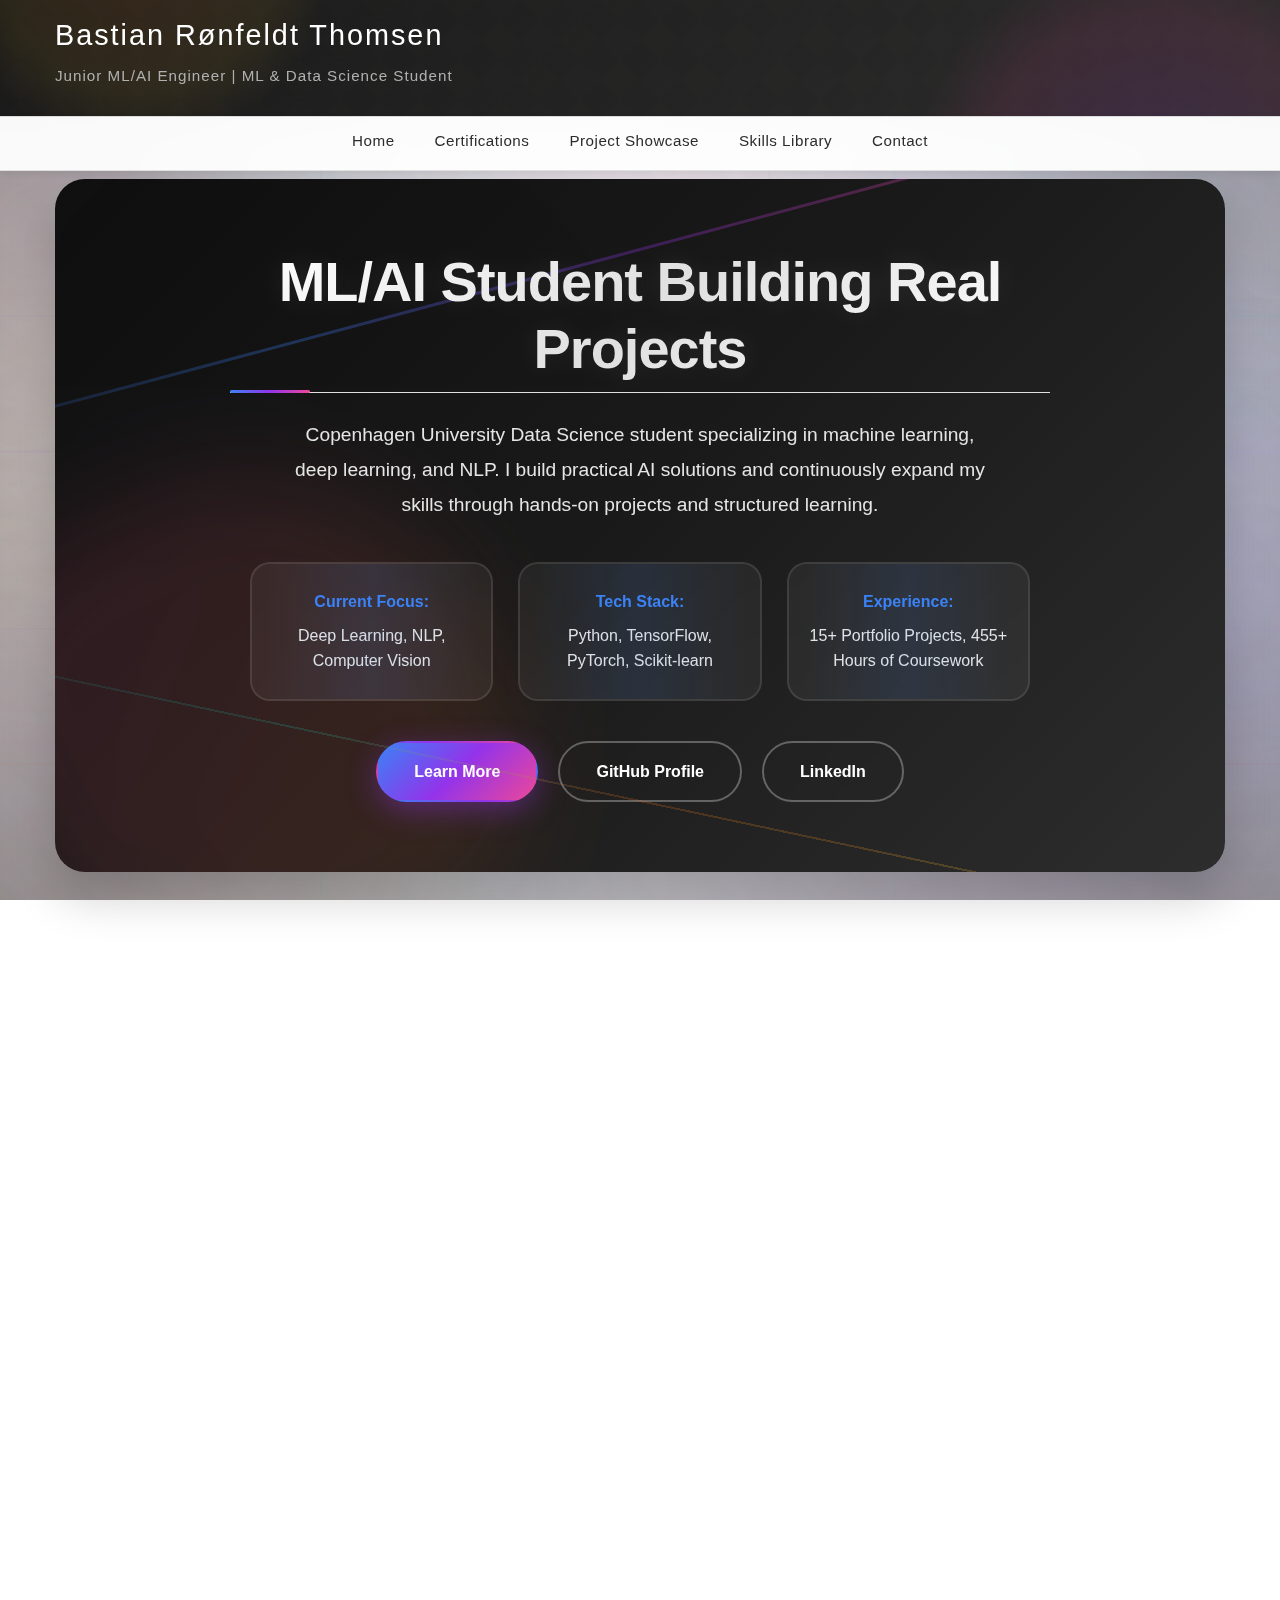
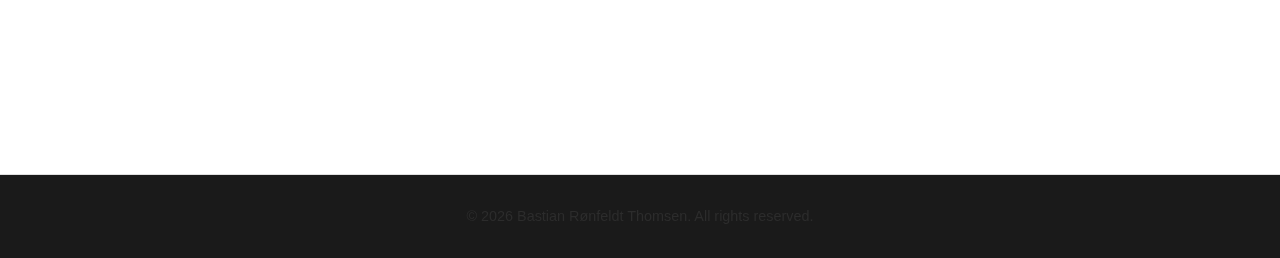
<file: index.html>
<!DOCTYPE html>
<html lang="en">
<head>
    <meta charset="UTF-8">
    <meta name="viewport" content="width=device-width, initial-scale=1.0">
    <title>Bastian Rønfeldt Thomsen - ML/AI Engineer</title>
    <link rel="stylesheet" href="styles.css">

    <!-- JSON-LD Structured Data -->
    <script type="application/ld+json">
    {
      "@context": "https://schema.org",
      "@type": "Person",
      "name": "Bastian Rønfeldt Thomsen",
      "jobTitle": "Junior ML/AI Engineer",
      "description": "Data Science student at Copenhagen University specializing in Machine Learning and AI",
      "url": "https://prk315.github.io/personal-website/",
      "sameAs": [
        "https://linkedin.com/in/bastian-thomsen",
        "https://github.com/Prk315"
      ],
      "alumniOf": {
        "@type": "EducationalOrganization",
        "name": "Copenhagen University"
      },
      "knowsAbout": ["Machine Learning", "Artificial Intelligence", "Data Science", "Python", "Deep Learning"]
    }
    </script>
</head>
<body>
    <!-- Global Animated Background -->
    <div class="background-container">
        <!-- Layer 3: Static color washes -->
        <div class="color-static-1"></div>
        <div class="color-static-2"></div>
        <div class="color-static-3"></div>

        <!-- Layer 4: Animated blobs -->
        <div class="animated-blob-1"></div>
        <div class="animated-blob-2"></div>
        <div class="animated-blob-3"></div>

        <!-- Layer 5: Diagonal lines -->
        <div class="diagonal-line-1"></div>
        <div class="diagonal-line-2"></div>
        <div class="diagonal-line-3"></div>
        <div class="diagonal-line-4"></div>
        <div class="diagonal-line-5"></div>
        <div class="diagonal-line-6"></div>
        <div class="diagonal-line-7"></div>
        <div class="diagonal-line-8"></div>

        <!-- Layer 6: Animated sparks/stars -->
        <div class="spark spark-1" data-speed="0.5"></div>
        <div class="spark spark-2" data-speed="0.8"></div>
        <div class="spark spark-3" data-speed="0.3"></div>
        <div class="spark spark-4" data-speed="0.6"></div>
        <div class="spark spark-5" data-speed="0.4"></div>
        <div class="spark spark-6" data-speed="0.7"></div>
        <div class="spark spark-7" data-speed="0.9"></div>
        <div class="spark spark-8" data-speed="0.5"></div>
        <div class="spark spark-9" data-speed="0.6"></div>
        <div class="spark spark-10" data-speed="0.4"></div>
        <div class="spark spark-11" data-speed="0.7"></div>
        <div class="spark spark-12" data-speed="0.3"></div>
        <div class="spark spark-13" data-speed="0.8"></div>
        <div class="spark spark-14" data-speed="0.5"></div>
        <div class="spark spark-15" data-speed="0.6"></div>
    </div>

    <header>
        <div class="container">
            <h1>Bastian Rønfeldt Thomsen</h1>
            <p class="tagline">Junior ML/AI Engineer | ML & Data Science Student</p>
        </div>
    </header>

    <nav>
        <div class="container">
            <a href="index.html">Home</a>
            <a href="certifications.html">Certifications</a>
            <a href="projects-showcase.html">Project Showcase</a>
            <a href="skills-library.html">Skills Library</a>
            <a href="contact.html">Contact</a>
        </div>
    </nav>

    <main class="container">
        <section id="hero" class="hero-section">
            <div class="hero-content">
                <h2 class="hero-title">ML/AI Student Building Real Projects</h2>
                <p class="hero-description">
                    Copenhagen University Data Science student specializing in machine learning, deep learning, and NLP.
                    I build practical AI solutions and continuously expand my skills through hands-on projects and structured learning.
                </p>
                <div class="hero-highlights">
                    <div class="highlight-item">
                        <strong>Current Focus:</strong> Deep Learning, NLP, Computer Vision
                    </div>
                    <div class="highlight-item">
                        <strong>Tech Stack:</strong> Python, TensorFlow, PyTorch, Scikit-learn
                    </div>
                    <div class="highlight-item">
                        <strong>Experience:</strong> 15+ Portfolio Projects, 455+ Hours of Coursework
                    </div>
                </div>
                <div class="hero-cta">
                    <a href="#about" class="cta-button primary">Learn More</a>
                    <a href="https://github.com/Prk315" target="_blank" class="cta-button secondary">GitHub Profile</a>
                    <a href="https://linkedin.com/in/bastian-thomsen" target="_blank" class="cta-button secondary">LinkedIn</a>
                </div>
            </div>
        </section>

        <section id="about">
            <h2>Professional Profile</h2>

            <div class="cv-summary">
                <p class="cv-intro">
                    <strong>Junior ML/AI Engineer</strong> | Data Science Student at Copenhagen University<br>
                    Results-driven machine learning engineer with expertise in deep learning, NLP, and predictive analytics.
                    Proven track record of building production-ready AI solutions through 15+ portfolio projects and 455+ hours
                    of structured coursework. Currently advancing bachelor's degree in Machine Learning and Data Science while
                    developing practical skills in model deployment and MLOps.
                </p>
            </div>

            <div class="cv-section">
                <h3 class="cv-section-title">Core Competencies</h3>
                <div class="cv-competencies-grid">
                    <div class="cv-competency-group">
                        <h4>Technical Skills</h4>
                        <ul>
                            <li>Deep Learning & Neural Networks (TensorFlow, PyTorch, Keras)</li>
                            <li>Machine Learning Algorithms & Model Optimization</li>
                            <li>Natural Language Processing & Computer Vision</li>
                            <li>Python Programming & Data Engineering</li>
                            <li>Statistical Analysis & Feature Engineering</li>
                        </ul>
                    </div>
                    <div class="cv-competency-group">
                        <h4>Professional Skills</h4>
                        <ul>
                            <li>End-to-End ML Pipeline Development</li>
                            <li>Data Preprocessing & Visualization</li>
                            <li>Model Evaluation & Performance Tuning</li>
                            <li>Technical Problem Solving & Debugging</li>
                            <li>Cross-Functional Team Collaboration</li>
                        </ul>
                    </div>
                </div>
            </div>

            <div class="cv-section">
                <h3 class="cv-section-title">Professional Attributes</h3>
                <div class="cv-attributes">
                    <div class="cv-attribute-item">
                        <h4>Work Style</h4>
                        <p>
                            Collaborative team player with strong independent work ethic. Communicates clearly across technical
                            and non-technical stakeholders. Takes initiative on complex challenges while remaining receptive to
                            feedback and alternative solutions.
                        </p>
                    </div>
                    <div class="cv-attribute-item">
                        <h4>Key Strengths</h4>
                        <p>
                            Rapid technology adoption, mathematical problem-solving, end-to-end implementation. Excels at
                            decomposing complex problems and optimizing model performance. Strong debugging skills and attention
                            to detail in data preprocessing and feature engineering.
                        </p>
                    </div>
                    <div class="cv-attribute-item">
                        <h4>Development Focus</h4>
                        <p>
                            Actively expanding expertise in production ML deployment, MLOps practices, and distributed computing.
                            Building proficiency in large-scale system design and improving technical communication for diverse
                            audiences.
                        </p>
                    </div>
                </div>
            </div>

            <div class="cv-section">
                <h3 class="cv-section-title">Career Objectives</h3>
                <div class="cv-objectives">
                    <p>
                        Seeking opportunities to contribute to cutting-edge AI/ML projects in production environments.
                        Focused on building scalable, impactful solutions in NLP, computer vision, and predictive analytics.
                        Committed to advancing technical expertise through challenging projects while contributing to team
                        success and knowledge sharing within the AI community.
                    </p>
                </div>
            </div>

            <div class="cv-section">
                <h3 class="cv-section-title">Education & Certifications</h3>
                <div class="cv-education-brief">
                    <p>
                        <strong>B.Sc. Machine Learning and Data Science</strong> - Copenhagen University (In Progress)<br>
                        <strong>Professional Certifications:</strong> Advanced Python, Flask Applications, ML/AI Engineering<br>
                        <a href="certifications.html" class="cv-link">View All Certifications →</a>
                    </p>
                </div>
            </div>
        </section>

        <section id="work-experience">
            <h2>Work Experience</h2>
            <div class="experience-slider-container">
                <div class="timeline">
                    <div class="timeline-item">
                        <div class="timeline-marker"></div>
                        <div class="timeline-content">
                            <div class="experience-header">
                                <h3>Junior ML/AI Engineer</h3>
                                <span class="date">2024 - Present</span>
                            </div>
                            <p class="company">Company Name</p>
                            <ul>
                                <li>Developed and deployed machine learning models for production environments</li>
                                <li>Collaborated with cross-functional teams to integrate AI solutions into existing systems</li>
                                <li>Implemented data pipelines for processing large-scale datasets</li>
                                <li>Conducted model performance analysis and optimization</li>
                                <li>Participated in code reviews and technical documentation</li>
                            </ul>
                        </div>
                    </div>

                    <div class="timeline-item">
                        <div class="timeline-marker"></div>
                        <div class="timeline-content">
                            <div class="experience-header">
                                <h3>Data Science Intern</h3>
                                <span class="date">Summer 2023</span>
                            </div>
                            <p class="company">Organization Name</p>
                            <ul>
                                <li>Assisted in building predictive models for business analytics</li>
                                <li>Performed data cleaning and exploratory data analysis on customer datasets</li>
                                <li>Created data visualizations and reports for stakeholder presentations</li>
                                <li>Supported the data science team in research and implementation tasks</li>
                            </ul>
                        </div>
                    </div>

                    <div class="timeline-item">
                        <div class="timeline-marker"></div>
                        <div class="timeline-content">
                            <div class="experience-header">
                                <h3>Junior Developer</h3>
                                <span class="date">2022 - 2023</span>
                            </div>
                            <p class="company">Previous Company</p>
                            <ul>
                                <li>Developed web applications using modern JavaScript frameworks</li>
                                <li>Worked on backend systems and API integrations</li>
                                <li>Collaborated with designers and product managers on feature development</li>
                                <li>Participated in agile development processes and sprint planning</li>
                            </ul>
                        </div>
                    </div>

                    <div class="timeline-item">
                        <div class="timeline-marker"></div>
                        <div class="timeline-content">
                            <div class="experience-header">
                                <h3>Programming Tutor</h3>
                                <span class="date">2021 - 2022</span>
                            </div>
                            <p class="company">Educational Institution</p>
                            <ul>
                                <li>Taught programming fundamentals to students of various skill levels</li>
                                <li>Created learning materials and coding exercises</li>
                                <li>Provided one-on-one mentorship and guidance</li>
                                <li>Helped students debug code and understand complex concepts</li>
                            </ul>
                        </div>
                    </div>
                </div>
            </div>
        </section>

        <section id="experience">
            <h2>Academic Experience</h2>
            <div class="experience-slider-container">
                <div class="timeline">
                    <div class="timeline-item">
                        <div class="timeline-marker"></div>
                        <div class="timeline-content">
                            <div class="experience-header">
                                <h3>Student ML/AI Engineer</h3>
                                <span class="date">2023 - Present</span>
                            </div>
                            <p class="company">Academic Projects & Independent Study</p>
                            <ul>
                                <li>Built deep learning image classifier with TensorFlow/Keras achieving strong accuracy on 10K+ image dataset with custom CNN architecture</li>
                                <li>Developed NLP sentiment analyzer using PyTorch transformers supporting multilingual text analysis</li>
                                <li>Implemented predictive analytics dashboard with real-time data processing using Scikit-learn and Plotly</li>
                                <li>Completed 455+ hours of coursework across Python, Machine Learning, Data Science, and NLP through structured learning paths</li>
                                <li>Applied statistical modeling, feature engineering, and model optimization techniques across 15+ portfolio projects</li>
                            </ul>
                        </div>
                    </div>

                    <div class="timeline-item">
                        <div class="timeline-marker"></div>
                        <div class="timeline-content">
                            <div class="experience-header">
                                <h3>Machine Learning Course Projects</h3>
                                <span class="date">2024</span>
                            </div>
                            <p class="company">Copenhagen University</p>
                            <ul>
                                <li>Developed end-to-end machine learning pipelines for classification and regression tasks</li>
                                <li>Implemented neural networks from scratch using NumPy to understand fundamental concepts</li>
                                <li>Conducted comprehensive model evaluation and hyperparameter tuning experiments</li>
                                <li>Collaborated on team projects applying ML to real-world datasets</li>
                            </ul>
                        </div>
                    </div>

                    <div class="timeline-item">
                        <div class="timeline-marker"></div>
                        <div class="timeline-content">
                            <div class="experience-header">
                                <h3>Data Science Coursework</h3>
                                <span class="date">2023 - 2024</span>
                            </div>
                            <p class="company">Online Learning Platforms</p>
                            <ul>
                                <li>Completed intensive Python programming courses including Advanced Python certification</li>
                                <li>Studied Flask application development for deploying ML models as web services</li>
                                <li>Mastered data manipulation and analysis using Pandas, NumPy, and data visualization libraries</li>
                                <li>Built portfolio of 15+ hands-on projects demonstrating practical ML/AI skills</li>
                            </ul>
                        </div>
                    </div>

                    <div class="timeline-item">
                        <div class="timeline-marker"></div>
                        <div class="timeline-content">
                            <div class="experience-header">
                                <h3>Research & Self-Study</h3>
                                <span class="date">2023 - Present</span>
                            </div>
                            <p class="company">Independent Learning</p>
                            <ul>
                                <li>Stay current with latest AI research papers and industry developments</li>
                                <li>Experiment with cutting-edge models and frameworks in personal projects</li>
                                <li>Active participant in ML/AI online communities and forums</li>
                                <li>Continuous exploration of emerging topics like LLMs, computer vision, and reinforcement learning</li>
                            </ul>
                        </div>
                    </div>
                </div>
            </div>
        </section>

        <section id="education">
            <h2>Education</h2>

            <div class="education-item">
                <div class="education-header">
                    <h3>Bachelor's Degree in Machine Learning and Data Science</h3>
                    <span class="date">In Progress (Halfway Complete)</span>
                </div>
                <p class="institution">Copenhagen University</p>
                <p>Focus on machine learning algorithms, statistical analysis, deep learning, and data engineering.
                   Building a strong foundation in both theoretical concepts and practical applications of AI and data science.</p>
            </div>
        </section>

        <section id="contact">
            <h2>Get In Touch</h2>
            <div class="contact-container">
                <div class="contact-info">
                    <div class="contact-item">
                        <h3>Email</h3>
                        <p><a href="mailto:contact@bastian-thomsen.com">contact@bastian-thomsen.com</a></p>
                    </div>
                    <div class="contact-item">
                        <h3>LinkedIn</h3>
                        <p><a href="https://linkedin.com/in/bastian-thomsen" target="_blank">linkedin.com/in/bastian-thomsen</a></p>
                    </div>
                    <div class="contact-item">
                        <h3>GitHub</h3>
                        <p><a href="https://github.com/Prk315" target="_blank">github.com/Prk315</a></p>
                    </div>
                    <div class="contact-item">
                        <h3>Location</h3>
                        <p>Copenhagen, Denmark</p>
                    </div>
                </div>
            </div>
        </section>
    </main>

    <footer>
        <div class="container">
            <p>&copy; <span id="year"></span> Bastian Rønfeldt Thomsen. All rights reserved.</p>
        </div>
    </footer>

    <script>
        // Set current year
        document.getElementById('year').textContent = new Date().getFullYear();

        // Scroll Animation Observer
        const observerOptions = {
            threshold: 0.05,
            rootMargin: '0px 0px 50px 0px'
        };

        const scrollObserver = new IntersectionObserver((entries) => {
            entries.forEach(entry => {
                if (entry.isIntersecting) {
                    entry.target.classList.add('visible');
                }
            });
        }, observerOptions);

        // Add animation classes and observe elements
        document.addEventListener('DOMContentLoaded', () => {
            // Handle anchor links from other pages
            if (window.location.hash) {
                setTimeout(() => {
                    const targetSection = document.querySelector(window.location.hash);
                    if (targetSection) {
                        targetSection.scrollIntoView({ behavior: 'smooth', block: 'start' });
                    }
                }, 100);
            }

            // Animate sections with fade-in
            document.querySelectorAll('section').forEach((section, index) => {
                section.classList.add('fade-in');
                scrollObserver.observe(section);
            });

            // Animate project cards with staggered effect
            document.querySelectorAll('.project-card').forEach((card, index) => {
                card.classList.add('scale-in');
                card.style.transitionDelay = `${index * 0.05}s`;
                scrollObserver.observe(card);
            });

            // Animate skill categories
            document.querySelectorAll('.skill-category').forEach((skill, index) => {
                if (index % 2 === 0) {
                    skill.classList.add('slide-in-left');
                } else {
                    skill.classList.add('slide-in-right');
                }
                skill.style.transitionDelay = `${index * 0.08}s`;
                scrollObserver.observe(skill);
            });

            // Animate testimonial cards
            document.querySelectorAll('.testimonial-card').forEach((card, index) => {
                card.classList.add('scale-in');
                card.style.transitionDelay = `${index * 0.05}s`;
                scrollObserver.observe(card);
            });

            // Animate experience items
            document.querySelectorAll('.timeline-item, .experience-item').forEach((item, index) => {
                item.classList.add('slide-in-left');
                item.style.transitionDelay = `${index * 0.05}s`;
                scrollObserver.observe(item);
            });
        });


        // Project filtering
        const filterButtons = document.querySelectorAll('.filter-btn');
        const projectCards = document.querySelectorAll('.project-card');

        filterButtons.forEach(button => {
            button.addEventListener('click', () => {
                const filter = button.getAttribute('data-filter');

                // Update active button
                filterButtons.forEach(btn => btn.classList.remove('active'));
                button.classList.add('active');

                // Filter projects
                projectCards.forEach(card => {
                    if (filter === 'all') {
                        card.style.display = 'block';
                        setTimeout(() => card.style.opacity = '1', 10);
                    } else {
                        const categories = card.getAttribute('data-category');
                        if (categories.includes(filter)) {
                            card.style.display = 'block';
                            setTimeout(() => card.style.opacity = '1', 10);
                        } else {
                            card.style.opacity = '0';
                            setTimeout(() => card.style.display = 'none', 300);
                        }
                    }
                });
            });
        });


        // Smooth scroll for navigation
        document.querySelectorAll('nav a').forEach(anchor => {
            anchor.addEventListener('click', function (e) {
                const href = this.getAttribute('href');
                // Only handle anchor links on the same page
                if (href.startsWith('#')) {
                    e.preventDefault();
                    const targetSection = document.querySelector(href);
                    if (targetSection) {
                        targetSection.scrollIntoView({ behavior: 'smooth', block: 'start' });
                    }
                }
                // Let other links (like index.html, certifications.html) work normally
            });
        });

        // Add scroll effect to navigation
        let lastScroll = 0;
        const nav = document.querySelector('nav');

        window.addEventListener('scroll', () => {
            const currentScroll = window.pageYOffset;

            if (currentScroll > lastScroll && currentScroll > 100) {
                nav.style.transform = 'translateY(-100%)';
            } else {
                nav.style.transform = 'translateY(0)';
            }

            lastScroll = currentScroll;
        });
    </script>

    <!-- Spark Animation Script -->
    <script>
        // Scroll-based spark animation
        let ticking = false;
        const sparks = document.querySelectorAll('.spark');

        function updateSparkPositions() {
            const scrollY = window.scrollY || window.pageYOffset;

            sparks.forEach((spark, index) => {
                const speed = parseFloat(spark.getAttribute('data-speed')) || 0.5;
                const direction = index % 2 === 0 ? 1 : -1;

                // Calculate movement based on scroll
                const translateX = scrollY * speed * direction * 0.1;
                const translateY = scrollY * speed * 0.15;
                const rotate = scrollY * speed * 0.05 * direction;
                const scale = 1 + (Math.sin(scrollY * 0.01 + index) * 0.3);

                // Apply transform
                spark.style.transform = `translate(${translateX}px, ${translateY}px) rotate(${rotate}deg) scale(${scale})`;

                // Vary opacity based on scroll position
                const opacity = 0.7 + (Math.sin(scrollY * 0.008 + index * 0.5) * 0.3);
                spark.style.opacity = opacity;
            });

            ticking = false;
        }

        function requestTick() {
            if (!ticking) {
                requestAnimationFrame(updateSparkPositions);
                ticking = true;
            }
        }

        // Listen to scroll events
        window.addEventListener('scroll', requestTick, { passive: true });

        // Initial position
        updateSparkPositions();
    </script>
</body>
</html>
</file>
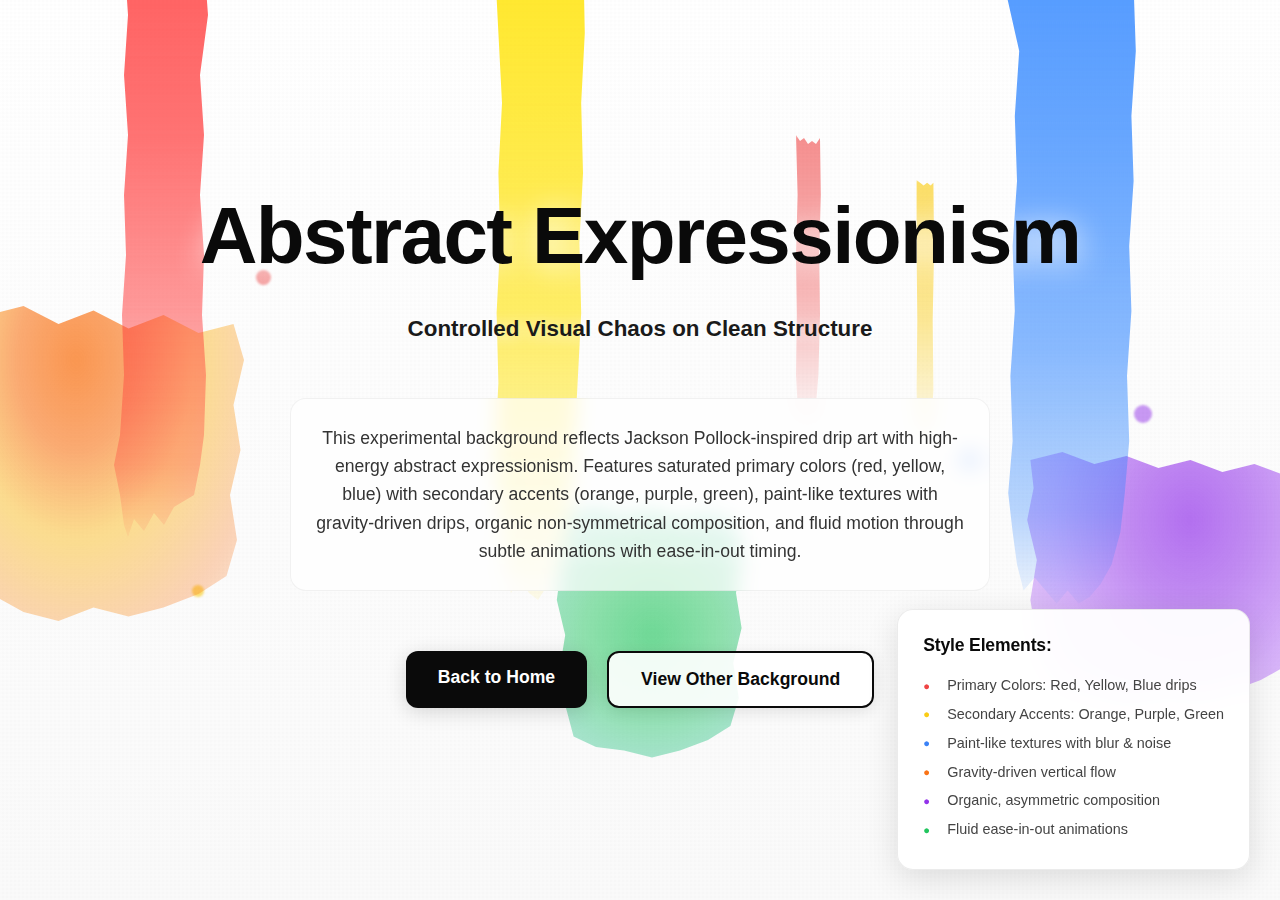
<file: abstract-expressionism-test.html>
<!DOCTYPE html>
<html lang="en">
<head>
    <meta charset="UTF-8">
    <meta name="viewport" content="width=device-width, initial-scale=1.0">
    <title>Abstract Expressionism Test - Drip Art Style</title>
    <style>
        * {
            margin: 0;
            padding: 0;
            box-sizing: border-box;
        }

        body {
            width: 100vw;
            min-height: 100vh;
            overflow-x: hidden;
            font-family: -apple-system, BlinkMacSystemFont, 'Segoe UI', 'Inter', 'Helvetica Neue', sans-serif;
            background: #fafafa;
        }

        /* Main container for the abstract expressionism effect */
        .canvas-container {
            position: relative;
            width: 100%;
            min-height: 100vh;
            background: linear-gradient(to bottom, #ffffff 0%, #fafafa 100%);
            overflow: hidden;
        }

        /* Noise texture overlay for grain effect */
        .canvas-container::before {
            content: '';
            position: absolute;
            top: 0;
            left: 0;
            width: 100%;
            height: 100%;
            background-image:
                repeating-linear-gradient(0deg, transparent, transparent 2px, rgba(0,0,0,.02) 2px, rgba(0,0,0,.02) 4px),
                repeating-linear-gradient(90deg, transparent, transparent 2px, rgba(0,0,0,.02) 2px, rgba(0,0,0,.02) 4px);
            opacity: 0.3;
            pointer-events: none;
            z-index: 1;
        }

        /* === Drip Shapes using SVG-like irregular edges === */

        /* Red drip - top left */
        .drip-red {
            position: absolute;
            top: -5%;
            left: 5%;
            width: 200px;
            height: 600px;
            background: linear-gradient(180deg,
                rgba(239, 68, 68, 0.8) 0%,
                rgba(239, 68, 68, 0.7) 30%,
                rgba(239, 68, 68, 0.5) 60%,
                rgba(239, 68, 68, 0.3) 85%,
                transparent 100%
            );
            filter: blur(3px) contrast(1.2);
            clip-path: polygon(
                30% 0%, 35% 2%, 40% 1%, 45% 3%, 50% 2%, 55% 4%, 60% 2%, 65% 3%, 70% 1%,
                72% 10%, 68% 20%, 70% 30%, 68% 40%, 70% 50%, 69% 60%, 71% 70%, 70% 80%,
                68% 85%, 65% 90%, 55% 92%, 50% 95%, 45% 93%, 40% 96%, 35% 94%, 32% 97%,
                30% 95%, 28% 90%, 25% 85%, 28% 80%, 30% 70%, 29% 60%, 31% 50%, 30% 40%,
                32% 30%, 30% 20%, 32% 10%
            );
            animation: drip1 8s ease-in-out infinite;
            z-index: 3;
        }

        /* Yellow drip - top center */
        .drip-yellow {
            position: absolute;
            top: -8%;
            left: 35%;
            width: 180px;
            height: 700px;
            background: linear-gradient(180deg,
                rgba(250, 204, 21, 0.85) 0%,
                rgba(250, 204, 21, 0.75) 25%,
                rgba(250, 204, 21, 0.6) 55%,
                rgba(250, 204, 21, 0.35) 80%,
                transparent 100%
            );
            filter: blur(2px) contrast(1.3);
            clip-path: polygon(
                25% 0%, 30% 1%, 35% 2%, 40% 1%, 45% 3%, 50% 1%, 55% 2%, 60% 1%, 65% 2%, 70% 1%, 75% 2%,
                76% 15%, 74% 25%, 75% 35%, 73% 45%, 74% 55%, 72% 65%, 70% 75%, 68% 82%,
                65% 88%, 60% 92%, 55% 94%, 50% 96%, 45% 95%, 40% 93%, 35% 95%, 32% 92%,
                30% 88%, 28% 82%, 26% 75%, 28% 65%, 27% 55%, 29% 45%, 28% 35%, 30% 25%, 28% 15%
            );
            animation: drip2 10s ease-in-out infinite;
            z-index: 4;
        }

        /* Blue drip - top right */
        .drip-blue {
            position: absolute;
            top: -3%;
            right: 8%;
            width: 220px;
            height: 650px;
            background: linear-gradient(180deg,
                rgba(59, 130, 246, 0.8) 0%,
                rgba(59, 130, 246, 0.7) 28%,
                rgba(59, 130, 246, 0.55) 58%,
                rgba(59, 130, 246, 0.32) 83%,
                transparent 100%
            );
            filter: blur(2.5px) contrast(1.25);
            clip-path: polygon(
                20% 0%, 25% 2%, 30% 1%, 35% 3%, 40% 2%, 45% 3%, 50% 1%, 55% 2%, 60% 1%, 65% 3%, 70% 2%, 75% 1%, 80% 2%,
                81% 12%, 79% 22%, 80% 32%, 78% 42%, 79% 52%, 77% 62%, 78% 72%, 76% 80%,
                74% 86%, 70% 91%, 65% 94%, 60% 96%, 55% 97%, 50% 95%, 45% 97%, 40% 95%,
                35% 93%, 30% 95%, 27% 91%, 25% 86%, 23% 80%, 25% 72%, 24% 62%, 26% 52%,
                25% 42%, 27% 32%, 26% 22%, 28% 12%
            );
            animation: drip3 9s ease-in-out infinite;
            z-index: 5;
        }

        /* Orange splash - middle left */
        .splash-orange {
            position: absolute;
            top: 25%;
            left: -5%;
            width: 350px;
            height: 450px;
            background: radial-gradient(ellipse at 40% 30%,
                rgba(249, 115, 22, 0.75) 0%,
                rgba(249, 115, 22, 0.6) 20%,
                rgba(251, 191, 36, 0.5) 40%,
                rgba(249, 115, 22, 0.3) 65%,
                transparent 100%
            );
            filter: blur(4px);
            clip-path: polygon(
                15% 20%, 25% 18%, 35% 22%, 45% 19%, 55% 23%, 65% 20%, 75% 24%, 85% 22%,
                88% 30%, 85% 40%, 87% 50%, 84% 60%, 86% 70%, 83% 78%,
                75% 82%, 65% 85%, 55% 87%, 45% 85%, 35% 88%, 25% 86%, 18% 83%,
                15% 75%, 12% 65%, 14% 55%, 11% 45%, 13% 35%, 12% 28%
            );
            animation: splash1 12s ease-in-out infinite;
            z-index: 2;
        }

        /* Purple splash - middle right */
        .splash-purple {
            position: absolute;
            top: 40%;
            right: -3%;
            width: 320px;
            height: 400px;
            background: radial-gradient(ellipse at 60% 40%,
                rgba(147, 51, 234, 0.7) 0%,
                rgba(147, 51, 234, 0.55) 25%,
                rgba(168, 85, 247, 0.45) 50%,
                rgba(147, 51, 234, 0.25) 75%,
                transparent 100%
            );
            filter: blur(5px);
            clip-path: polygon(
                10% 25%, 20% 23%, 30% 26%, 40% 24%, 50% 27%, 60% 25%, 70% 28%, 80% 26%, 90% 29%,
                92% 38%, 90% 48%, 92% 58%, 89% 68%, 91% 76%,
                82% 80%, 72% 83%, 62% 85%, 52% 83%, 42% 86%, 32% 84%, 22% 82%, 15% 79%,
                12% 70%, 10% 60%, 12% 50%, 9% 40%, 11% 32%
            );
            animation: splash2 14s ease-in-out infinite;
            z-index: 2;
        }

        /* Green accent - bottom center */
        .accent-green {
            position: absolute;
            bottom: 10%;
            left: 40%;
            width: 280px;
            height: 350px;
            background: radial-gradient(circle at 50% 50%,
                rgba(34, 197, 94, 0.65) 0%,
                rgba(34, 197, 94, 0.5) 30%,
                rgba(16, 185, 129, 0.35) 60%,
                transparent 100%
            );
            filter: blur(6px);
            clip-path: polygon(
                20% 15%, 30% 13%, 40% 16%, 50% 14%, 60% 17%, 70% 15%, 80% 18%,
                82% 28%, 80% 38%, 82% 48%, 79% 58%, 81% 68%, 78% 76%,
                70% 80%, 60% 83%, 50% 85%, 40% 83%, 30% 82%, 22% 79%,
                19% 70%, 17% 60%, 19% 50%, 16% 40%, 18% 28%
            );
            animation: pulse1 11s ease-in-out infinite;
            z-index: 2;
        }

        /* Additional small drips for complexity */
        .mini-drip-1 {
            position: absolute;
            top: 15%;
            left: 60%;
            width: 80px;
            height: 300px;
            background: linear-gradient(180deg,
                rgba(239, 68, 68, 0.6) 0%,
                rgba(239, 68, 68, 0.4) 50%,
                transparent 100%
            );
            filter: blur(2px);
            clip-path: polygon(
                35% 0%, 40% 2%, 45% 1%, 50% 3%, 55% 2%, 60% 3%, 65% 1%,
                66% 20%, 64% 40%, 65% 60%, 63% 80%,
                60% 90%, 55% 95%, 50% 97%, 45% 95%, 40% 93%, 37% 90%,
                35% 80%, 36% 60%, 35% 40%, 37% 20%
            );
            animation: miniDrip 7s ease-in-out infinite;
            z-index: 3;
        }

        .mini-drip-2 {
            position: absolute;
            top: 20%;
            right: 25%;
            width: 70px;
            height: 280px;
            background: linear-gradient(180deg,
                rgba(250, 204, 21, 0.65) 0%,
                rgba(250, 204, 21, 0.45) 50%,
                transparent 100%
            );
            filter: blur(1.5px);
            clip-path: polygon(
                38% 0%, 43% 1%, 48% 2%, 53% 1%, 58% 2%, 62% 1%,
                63% 25%, 61% 50%, 62% 75%,
                59% 88%, 54% 94%, 50% 96%, 46% 94%, 42% 91%, 39% 88%,
                38% 75%, 39% 50%, 38% 25%
            );
            animation: miniDrip2 8s ease-in-out infinite;
            z-index: 3;
        }

        /* Splatter effects */
        .splatter {
            position: absolute;
            width: 15px;
            height: 15px;
            border-radius: 50%;
            filter: blur(1px);
        }

        .splatter-1 {
            top: 30%;
            left: 20%;
            background: rgba(239, 68, 68, 0.5);
            animation: splatterFloat 6s ease-in-out infinite;
        }

        .splatter-2 {
            top: 50%;
            left: 75%;
            background: rgba(59, 130, 246, 0.5);
            width: 20px;
            height: 20px;
            animation: splatterFloat 7s ease-in-out infinite 1s;
        }

        .splatter-3 {
            top: 65%;
            left: 15%;
            background: rgba(250, 204, 21, 0.6);
            width: 12px;
            height: 12px;
            animation: splatterFloat 8s ease-in-out infinite 2s;
        }

        .splatter-4 {
            top: 45%;
            right: 10%;
            background: rgba(147, 51, 234, 0.5);
            width: 18px;
            height: 18px;
            animation: splatterFloat 9s ease-in-out infinite 1.5s;
        }

        /* Content overlay */
        .content {
            position: relative;
            z-index: 10;
            display: flex;
            flex-direction: column;
            align-items: center;
            justify-content: center;
            min-height: 100vh;
            padding: 80px 40px;
            text-align: center;
        }

        .content h1 {
            font-size: clamp(2.5rem, 8vw, 5rem);
            font-weight: 900;
            color: #0a0a0a;
            margin-bottom: 30px;
            letter-spacing: -0.02em;
            line-height: 1.1;
            text-shadow: 0 4px 30px rgba(255, 255, 255, 0.9);
        }

        .content p {
            font-size: clamp(1rem, 2.5vw, 1.4rem);
            color: #1a1a1a;
            max-width: 800px;
            line-height: 1.7;
            margin-bottom: 20px;
            font-weight: 400;
            text-shadow: 0 2px 15px rgba(255, 255, 255, 0.8);
        }

        .content .description {
            font-size: clamp(0.9rem, 2vw, 1.1rem);
            color: #333;
            max-width: 700px;
            line-height: 1.6;
            margin-top: 30px;
            padding: 25px;
            background: rgba(255, 255, 255, 0.7);
            backdrop-filter: blur(10px);
            border-radius: 16px;
            border: 1px solid rgba(0, 0, 0, 0.05);
        }

        .cta-buttons {
            display: flex;
            gap: 20px;
            margin-top: 40px;
            flex-wrap: wrap;
            justify-content: center;
        }

        .btn {
            padding: 16px 32px;
            font-size: 1.1rem;
            font-weight: 700;
            border: none;
            border-radius: 12px;
            cursor: pointer;
            transition: all 0.3s ease;
            text-decoration: none;
            display: inline-block;
        }

        .btn-primary {
            background: #0a0a0a;
            color: #ffffff;
            box-shadow: 0 4px 20px rgba(0, 0, 0, 0.15);
        }

        .btn-primary:hover {
            transform: translateY(-2px);
            box-shadow: 0 6px 30px rgba(0, 0, 0, 0.25);
        }

        .btn-secondary {
            background: rgba(255, 255, 255, 0.9);
            color: #0a0a0a;
            border: 2px solid #0a0a0a;
            box-shadow: 0 4px 15px rgba(0, 0, 0, 0.1);
        }

        .btn-secondary:hover {
            background: #ffffff;
            transform: translateY(-2px);
            box-shadow: 0 6px 25px rgba(0, 0, 0, 0.15);
        }

        /* Info panel */
        .info-panel {
            position: fixed;
            bottom: 30px;
            right: 30px;
            background: rgba(255, 255, 255, 0.95);
            backdrop-filter: blur(15px);
            padding: 25px;
            border-radius: 16px;
            border: 1px solid rgba(0, 0, 0, 0.08);
            box-shadow: 0 8px 32px rgba(0, 0, 0, 0.12);
            z-index: 20;
            max-width: 380px;
        }

        .info-panel h3 {
            font-size: 1.1rem;
            font-weight: 800;
            color: #0a0a0a;
            margin-bottom: 15px;
            letter-spacing: -0.01em;
        }

        .info-panel ul {
            list-style: none;
            font-size: 0.9rem;
            color: #444;
            line-height: 2;
        }

        .info-panel ul li {
            padding-left: 24px;
            position: relative;
        }

        .info-panel ul li::before {
            content: '●';
            position: absolute;
            left: 0;
            color: #ef4444;
            font-size: 0.7rem;
            top: 50%;
            transform: translateY(-50%);
        }

        .info-panel ul li:nth-child(2)::before {
            color: #facc15;
        }

        .info-panel ul li:nth-child(3)::before {
            color: #3b82f6;
        }

        .info-panel ul li:nth-child(4)::before {
            color: #f97316;
        }

        .info-panel ul li:nth-child(5)::before {
            color: #9333ea;
        }

        .info-panel ul li:nth-child(6)::before {
            color: #22c55e;
        }

        /* Animations */
        @keyframes drip1 {
            0%, 100% {
                transform: translateY(0) scaleY(1);
                opacity: 0.8;
            }
            50% {
                transform: translateY(30px) scaleY(1.05);
                opacity: 0.9;
            }
        }

        @keyframes drip2 {
            0%, 100% {
                transform: translateY(0) scaleY(1) rotate(0deg);
                opacity: 0.85;
            }
            50% {
                transform: translateY(40px) scaleY(1.08) rotate(1deg);
                opacity: 0.95;
            }
        }

        @keyframes drip3 {
            0%, 100% {
                transform: translateY(0) scaleY(1) rotate(0deg);
                opacity: 0.8;
            }
            50% {
                transform: translateY(35px) scaleY(1.06) rotate(-1deg);
                opacity: 0.9;
            }
        }

        @keyframes splash1 {
            0%, 100% {
                transform: translate(0, 0) scale(1) rotate(0deg);
                opacity: 0.75;
            }
            33% {
                transform: translate(20px, -15px) scale(1.05) rotate(2deg);
                opacity: 0.85;
            }
            66% {
                transform: translate(-15px, 20px) scale(0.98) rotate(-2deg);
                opacity: 0.8;
            }
        }

        @keyframes splash2 {
            0%, 100% {
                transform: translate(0, 0) scale(1) rotate(0deg);
                opacity: 0.7;
            }
            40% {
                transform: translate(-25px, 15px) scale(1.08) rotate(-3deg);
                opacity: 0.8;
            }
            70% {
                transform: translate(20px, -20px) scale(0.95) rotate(3deg);
                opacity: 0.75;
            }
        }

        @keyframes pulse1 {
            0%, 100% {
                transform: scale(1);
                opacity: 0.65;
            }
            50% {
                transform: scale(1.1);
                opacity: 0.8;
            }
        }

        @keyframes miniDrip {
            0%, 100% {
                transform: translateY(0) scaleY(1);
                opacity: 0.6;
            }
            50% {
                transform: translateY(20px) scaleY(1.1);
                opacity: 0.8;
            }
        }

        @keyframes miniDrip2 {
            0%, 100% {
                transform: translateY(0) scaleY(1);
                opacity: 0.65;
            }
            50% {
                transform: translateY(25px) scaleY(1.12);
                opacity: 0.85;
            }
        }

        @keyframes splatterFloat {
            0%, 100% {
                transform: translate(0, 0) scale(1);
                opacity: 0.5;
            }
            25% {
                transform: translate(10px, -8px) scale(1.2);
                opacity: 0.7;
            }
            50% {
                transform: translate(-8px, 12px) scale(0.9);
                opacity: 0.6;
            }
            75% {
                transform: translate(12px, 8px) scale(1.1);
                opacity: 0.65;
            }
        }

        /* Responsive adjustments */
        @media (max-width: 768px) {
            .info-panel {
                display: none;
            }

            .content {
                padding: 60px 20px;
            }
        }
    </style>
</head>
<body>
    <div class="canvas-container">
        <!-- Main drip elements -->
        <div class="drip-red"></div>
        <div class="drip-yellow"></div>
        <div class="drip-blue"></div>

        <!-- Splash and accent elements -->
        <div class="splash-orange"></div>
        <div class="splash-purple"></div>
        <div class="accent-green"></div>

        <!-- Mini drips for detail -->
        <div class="mini-drip-1"></div>
        <div class="mini-drip-2"></div>

        <!-- Splatter effects -->
        <div class="splatter splatter-1"></div>
        <div class="splatter splatter-2"></div>
        <div class="splatter splatter-3"></div>
        <div class="splatter splatter-4"></div>

        <!-- Content -->
        <div class="content">
            <h1>Abstract Expressionism</h1>
            <p><strong>Controlled Visual Chaos on Clean Structure</strong></p>
            <p class="description">
                This experimental background reflects Jackson Pollock-inspired drip art with high-energy abstract expressionism.
                Features saturated primary colors (red, yellow, blue) with secondary accents (orange, purple, green),
                paint-like textures with gravity-driven drips, organic non-symmetrical composition,
                and fluid motion through subtle animations with ease-in-out timing.
            </p>
            <div class="cta-buttons">
                <a href="index.html" class="btn btn-primary">Back to Home</a>
                <a href="background-test.html" class="btn btn-secondary">View Other Background</a>
            </div>
        </div>

        <!-- Info panel -->
        <div class="info-panel">
            <h3>Style Elements:</h3>
            <ul>
                <li>Primary Colors: Red, Yellow, Blue drips</li>
                <li>Secondary Accents: Orange, Purple, Green</li>
                <li>Paint-like textures with blur & noise</li>
                <li>Gravity-driven vertical flow</li>
                <li>Organic, asymmetric composition</li>
                <li>Fluid ease-in-out animations</li>
            </ul>
        </div>
    </div>
</body>
</html>
</file>
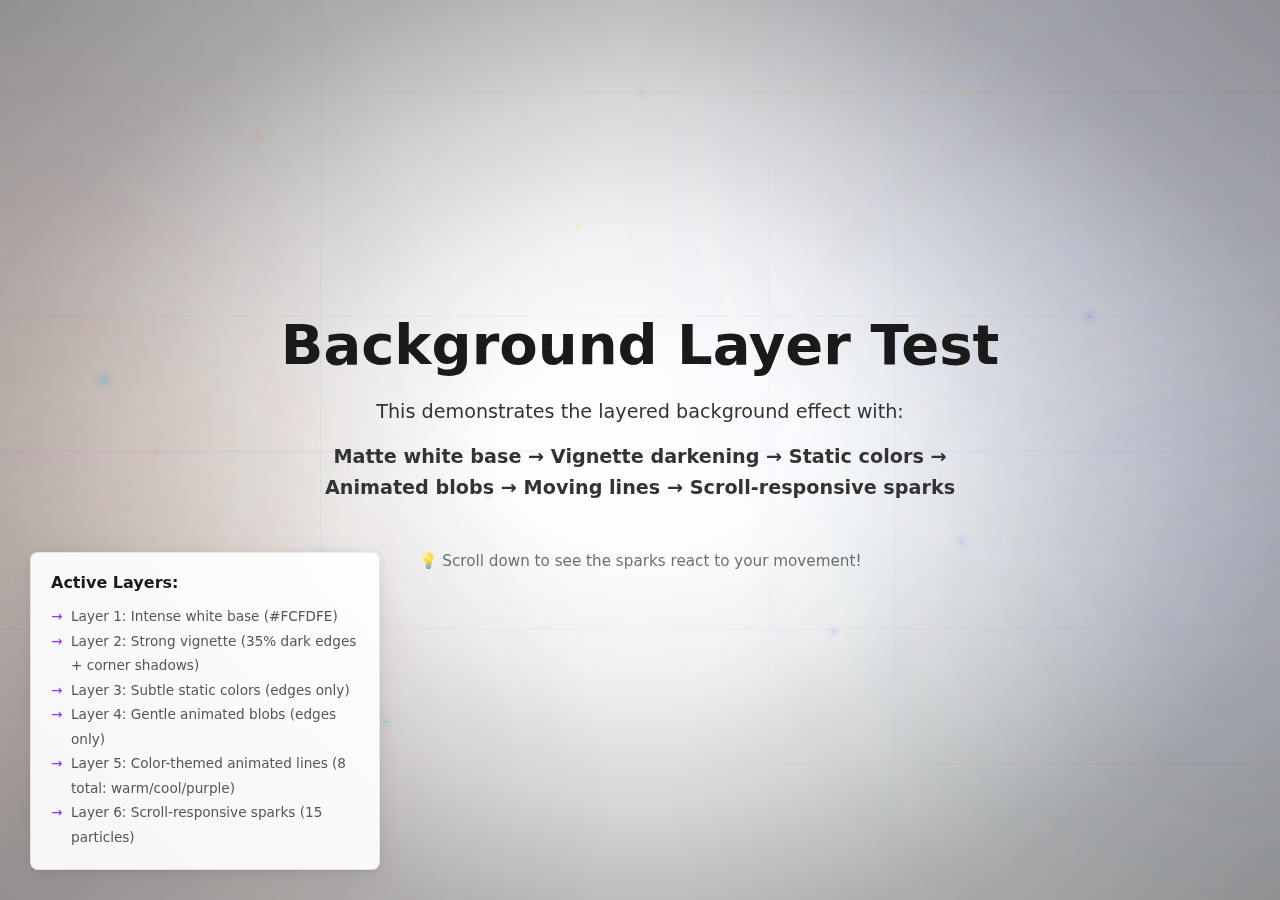
<file: background-test.html>
<!DOCTYPE html>
<html lang="en">
<head>
    <meta charset="UTF-8">
    <meta name="viewport" content="width=device-width, initial-scale=1.0">
    <title>Background Test - Layered Effect</title>
    <style>
        * {
            margin: 0;
            padding: 0;
            box-sizing: border-box;
        }

        body {
            width: 100vw;
            height: 100vh;
            overflow: hidden;
            font-family: -apple-system, BlinkMacSystemFont, 'Segoe UI', system-ui, sans-serif;
        }

        /* Main container for the background effect */
        .background-container {
            position: relative;
            width: 100%;
            height: 100%;
            /* Layer 1: Matte white base - more intense white */
            background: #FCFDFE;
            overflow: hidden;
        }

        /* Layer 2: Vignette effect - darker edges, white center (fine sanding) */
        .background-container::before {
            content: '';
            position: absolute;
            top: 0;
            left: 0;
            width: 100%;
            height: 100%;
            /* Radial gradient from center (transparent/white) to edges (darker grey) with more shadow */
            background: radial-gradient(
                ellipse at center,
                transparent 0%,
                transparent 15%,
                rgba(0, 0, 0, 0.05) 35%,
                rgba(0, 0, 0, 0.15) 55%,
                rgba(0, 0, 0, 0.28) 75%,
                rgba(0, 0, 0, 0.35) 100%
            );
            pointer-events: none;
            z-index: 1;
        }

        /* Layer 2b: Additional corner shadows for more depth */
        .background-container::after {
            content: '';
            position: absolute;
            top: 0;
            left: 0;
            width: 100%;
            height: 100%;
            background:
                radial-gradient(circle at top left, rgba(0, 0, 0, 0.12) 0%, transparent 40%),
                radial-gradient(circle at top right, rgba(0, 0, 0, 0.12) 0%, transparent 40%),
                radial-gradient(circle at bottom left, rgba(0, 0, 0, 0.12) 0%, transparent 40%),
                radial-gradient(circle at bottom right, rgba(0, 0, 0, 0.12) 0%, transparent 40%);
            pointer-events: none;
            z-index: 1;
        }

        /* Layer 3a: Static color wash - top right (blue-purple) */
        .color-static-1 {
            position: absolute;
            top: -15%;
            right: -10%;
            width: 600px;
            height: 600px;
            background: linear-gradient(135deg, rgba(59, 130, 246, 0.09), rgba(147, 51, 234, 0.08));
            border-radius: 50% 40% 50% 40%;
            filter: blur(140px) drop-shadow(0 10px 40px rgba(59, 130, 246, 0.15));
            opacity: 0.7;
            pointer-events: none;
            z-index: 2;
        }

        /* Layer 3b: Static color wash - bottom left (pink-orange) */
        .color-static-2 {
            position: absolute;
            bottom: -15%;
            left: -10%;
            width: 550px;
            height: 550px;
            background: linear-gradient(135deg, rgba(236, 72, 153, 0.08), rgba(249, 115, 22, 0.09));
            border-radius: 40% 50% 40% 50%;
            filter: blur(140px) drop-shadow(0 10px 40px rgba(236, 72, 153, 0.15));
            opacity: 0.7;
            pointer-events: none;
            z-index: 2;
        }

        /* Layer 3c: Static color wash - far right edge (teal) */
        .color-static-3 {
            position: absolute;
            top: 30%;
            right: -12%;
            width: 500px;
            height: 500px;
            background: radial-gradient(circle, rgba(20, 184, 166, 0.09), rgba(20, 184, 166, 0.04));
            filter: blur(150px) drop-shadow(0 10px 40px rgba(20, 184, 166, 0.12));
            opacity: 0.65;
            pointer-events: none;
            z-index: 2;
        }

        /* Layer 4: Animated floating blob 1 (amber/orange) - stays on left edge */
        .animated-blob-1 {
            position: absolute;
            top: 20%;
            left: -15%;
            width: 500px;
            height: 500px;
            background: radial-gradient(circle, rgba(251, 191, 36, 0.10), rgba(249, 115, 22, 0.08));
            border-radius: 45% 55% 50% 50%;
            filter: blur(130px) drop-shadow(0 15px 50px rgba(251, 191, 36, 0.18));
            opacity: 0.75;
            pointer-events: none;
            z-index: 3;
            animation: floatBlob1 35s ease-in-out infinite;
        }

        /* Layer 4: Animated floating blob 2 (purple-blue) - stays on right edge */
        .animated-blob-2 {
            position: absolute;
            bottom: 10%;
            right: -15%;
            width: 450px;
            height: 450px;
            background: radial-gradient(circle, rgba(147, 51, 234, 0.11), rgba(59, 130, 246, 0.08));
            border-radius: 50% 45% 55% 50%;
            filter: blur(130px) drop-shadow(0 15px 50px rgba(147, 51, 234, 0.16));
            opacity: 0.7;
            pointer-events: none;
            z-index: 3;
            animation: floatBlob2 40s ease-in-out infinite;
        }

        /* Layer 4: Animated floating blob 3 (pink) - repositioned to top left */
        .animated-blob-3 {
            position: absolute;
            top: 5%;
            left: -12%;
            width: 400px;
            height: 400px;
            background: radial-gradient(circle, rgba(236, 72, 153, 0.09), rgba(219, 39, 119, 0.06));
            border-radius: 50% 50% 45% 55%;
            filter: blur(140px) drop-shadow(0 15px 50px rgba(236, 72, 153, 0.14));
            opacity: 0.7;
            pointer-events: none;
            z-index: 3;
            animation: floatBlob3 45s ease-in-out infinite;
        }

        /* Layer 5: Diagonal animated lines - slower with color-themed variations */

        /* Orange/Yellow/Red theme lines */
        .diagonal-line-1 {
            position: absolute;
            top: 10%;
            left: -50%;
            width: 200%;
            height: 3px;
            background: linear-gradient(90deg,
                transparent 0%,
                rgba(249, 115, 22, 0.15) 25%,
                rgba(251, 191, 36, 0.18) 50%,
                rgba(239, 68, 68, 0.15) 75%,
                transparent 100%
            );
            opacity: 0.35;
            pointer-events: none;
            z-index: 4;
            animation: slideLine1 3.5s linear infinite;
        }

        .diagonal-line-2 {
            position: absolute;
            bottom: 15%;
            right: -50%;
            width: 200%;
            height: 2px;
            background: linear-gradient(90deg,
                transparent 0%,
                rgba(234, 88, 12, 0.12) 30%,
                rgba(252, 211, 77, 0.14) 50%,
                rgba(220, 38, 38, 0.12) 70%,
                transparent 100%
            );
            opacity: 0.28;
            pointer-events: none;
            z-index: 4;
            animation: slideLine2 4s linear infinite;
        }

        /* Blue/Green theme lines */
        .diagonal-line-3 {
            position: absolute;
            left: 25%;
            top: -50%;
            width: 2px;
            height: 200%;
            background: linear-gradient(180deg,
                transparent 0%,
                rgba(59, 130, 246, 0.14) 25%,
                rgba(20, 184, 166, 0.16) 50%,
                rgba(34, 197, 94, 0.14) 75%,
                transparent 100%
            );
            opacity: 0.32;
            pointer-events: none;
            z-index: 4;
            animation: slideLine3 3s linear infinite;
        }

        .diagonal-line-4 {
            position: absolute;
            right: 30%;
            top: -50%;
            width: 2px;
            height: 200%;
            background: linear-gradient(180deg,
                transparent 0%,
                rgba(14, 165, 233, 0.12) 30%,
                rgba(16, 185, 129, 0.14) 50%,
                rgba(6, 182, 212, 0.12) 70%,
                transparent 100%
            );
            opacity: 0.26;
            pointer-events: none;
            z-index: 4;
            animation: slideLine4 4s linear infinite 1s;
        }

        .diagonal-line-5 {
            position: absolute;
            top: 35%;
            left: -50%;
            width: 200%;
            height: 2px;
            background: linear-gradient(90deg,
                transparent 0%,
                rgba(37, 99, 235, 0.11) 30%,
                rgba(5, 150, 105, 0.13) 50%,
                rgba(20, 184, 166, 0.11) 70%,
                transparent 100%
            );
            opacity: 0.24;
            pointer-events: none;
            z-index: 4;
            animation: slideLine5 4.5s linear infinite 1.5s;
        }

        /* Purple theme lines */
        .diagonal-line-6 {
            position: absolute;
            top: 50%;
            left: -50%;
            width: 200%;
            height: 3px;
            background: linear-gradient(90deg,
                transparent 0%,
                rgba(147, 51, 234, 0.15) 25%,
                rgba(168, 85, 247, 0.17) 50%,
                rgba(192, 132, 252, 0.15) 75%,
                transparent 100%
            );
            opacity: 0.3;
            pointer-events: none;
            z-index: 4;
            animation: slideLine6 4s linear infinite 0.8s;
        }

        .diagonal-line-7 {
            position: absolute;
            left: 60%;
            top: -50%;
            width: 2px;
            height: 200%;
            background: linear-gradient(180deg,
                transparent 0%,
                rgba(139, 92, 246, 0.13) 30%,
                rgba(167, 139, 250, 0.15) 50%,
                rgba(196, 181, 253, 0.13) 70%,
                transparent 100%
            );
            opacity: 0.27;
            pointer-events: none;
            z-index: 4;
            animation: slideLine7 3.5s linear infinite 1.8s;
        }

        .diagonal-line-8 {
            position: absolute;
            bottom: 30%;
            right: -50%;
            width: 200%;
            height: 2px;
            background: linear-gradient(90deg,
                transparent 0%,
                rgba(126, 34, 206, 0.12) 30%,
                rgba(147, 51, 234, 0.14) 50%,
                rgba(168, 85, 247, 0.12) 70%,
                transparent 100%
            );
            opacity: 0.25;
            pointer-events: none;
            z-index: 4;
            animation: slideLine8 4.5s linear infinite 1.3s;
        }

        /* Layer 6: Animated stars/sparks - intense, scroll-responsive points of light */
        .spark {
            position: fixed;
            width: 3px;
            height: 3px;
            background: radial-gradient(circle, currentColor 0%, transparent 70%);
            border-radius: 50%;
            box-shadow:
                0 0 5px currentColor,
                0 0 10px currentColor;
            pointer-events: none;
            z-index: 5;
            opacity: 0.6;
            transition: transform 0.3s ease-out, opacity 0.3s ease-out;
            will-change: transform, opacity;
        }

        .spark-1 {
            top: 15%;
            left: 20%;
            color: rgba(249, 115, 22, 0.7);
            filter: brightness(1.1);
        }

        .spark-2 {
            top: 60%;
            left: 75%;
            color: rgba(59, 130, 246, 0.7);
            filter: brightness(1.1);
        }

        .spark-3 {
            top: 35%;
            left: 85%;
            color: rgba(147, 51, 234, 0.7);
            filter: brightness(1.0);
        }

        .spark-4 {
            top: 80%;
            left: 30%;
            color: rgba(20, 184, 166, 0.7);
            filter: brightness(1.1);
        }

        .spark-5 {
            top: 25%;
            left: 45%;
            color: rgba(251, 191, 36, 0.7);
            filter: brightness(1.1);
        }

        .spark-6 {
            top: 50%;
            left: 12%;
            color: rgba(249, 115, 22, 0.7);
            filter: brightness(1.1);
        }

        .spark-7 {
            top: 70%;
            left: 65%;
            color: rgba(147, 51, 234, 0.7);
            filter: brightness(1.0);
        }

        .spark-8 {
            top: 40%;
            left: 55%;
            color: rgba(168, 85, 247, 0.7);
            filter: brightness(1.0);
        }

        .spark-9 {
            top: 10%;
            left: 50%;
            color: rgba(139, 92, 246, 0.7);
            filter: brightness(1.1);
        }

        .spark-10 {
            top: 90%;
            left: 80%;
            color: rgba(20, 184, 166, 0.7);
            filter: brightness(1.1);
        }

        .spark-11 {
            top: 22%;
            left: 68%;
            color: rgba(196, 181, 253, 0.7);
            filter: brightness(1.0);
            width: 2px;
            height: 2px;
        }

        .spark-12 {
            top: 55%;
            left: 38%;
            color: rgba(251, 146, 60, 0.7);
            filter: brightness(1.1);
            width: 4px;
            height: 4px;
        }

        .spark-13 {
            top: 18%;
            left: 90%;
            color: rgba(34, 197, 94, 0.7);
            filter: brightness(1.0);
            width: 2px;
            height: 2px;
        }

        .spark-14 {
            top: 75%;
            left: 15%;
            color: rgba(239, 68, 68, 0.7);
            filter: brightness(1.0);
            width: 3px;
            height: 3px;
        }

        .spark-15 {
            top: 42%;
            left: 8%;
            color: rgba(14, 165, 233, 0.7);
            filter: brightness(1.1);
            width: 4px;
            height: 4px;
        }

        /* Content overlay - to show text would be readable */
        .content {
            position: relative;
            z-index: 10;
            display: flex;
            flex-direction: column;
            align-items: center;
            justify-content: center;
            height: 100%;
            text-align: center;
            padding: 40px;
        }

        .content h1 {
            font-size: 3.5rem;
            font-weight: 800;
            color: #1a1a1a;
            margin-bottom: 20px;
            text-shadow: none;
        }

        .content p {
            font-size: 1.2rem;
            color: #333;
            max-width: 700px;
            line-height: 1.6;
            margin-bottom: 15px;
            text-shadow: none;
        }

        .layer-info {
            position: absolute;
            bottom: 30px;
            left: 30px;
            background: rgba(255, 255, 255, 0.92);
            padding: 20px;
            border-radius: 8px;
            border: 1px solid rgba(0, 0, 0, 0.08);
            z-index: 20;
            max-width: 350px;
            box-shadow:
                0 2px 12px rgba(0, 0, 0, 0.08),
                0 8px 32px rgba(0, 0, 0, 0.06),
                0 1px 2px rgba(0, 0, 0, 0.04);
        }

        .layer-info h3 {
            font-size: 1rem;
            font-weight: 700;
            color: #1a1a1a;
            margin-bottom: 12px;
        }

        .layer-info ul {
            list-style: none;
            font-size: 0.85rem;
            color: #555;
            line-height: 1.8;
        }

        .layer-info ul li {
            padding-left: 20px;
            position: relative;
        }

        .layer-info ul li::before {
            content: '→';
            position: absolute;
            left: 0;
            color: #9333ea;
        }

        /* Animations - keep blobs on edges, don't drift to center */
        @keyframes floatBlob1 {
            0%, 100% {
                transform: translate(0, 0) rotate(0deg);
            }
            25% {
                transform: translate(15%, 20%) rotate(3deg);
            }
            50% {
                transform: translate(5%, -15%) rotate(-2deg);
            }
            75% {
                transform: translate(20%, 10%) rotate(4deg);
            }
        }

        @keyframes floatBlob2 {
            0%, 100% {
                transform: translate(0, 0) rotate(0deg);
            }
            33% {
                transform: translate(-20%, -25%) rotate(-4deg);
            }
            66% {
                transform: translate(-15%, 20%) rotate(3deg);
            }
        }

        @keyframes floatBlob3 {
            0%, 100% {
                transform: translate(0, 0) scale(1) rotate(0deg);
            }
            20% {
                transform: translate(10%, 15%) scale(1.05) rotate(2deg);
            }
            40% {
                transform: translate(-5%, 25%) scale(0.97) rotate(-2deg);
            }
            60% {
                transform: translate(5%, -20%) scale(1.03) rotate(3deg);
            }
            80% {
                transform: translate(15%, 5%) scale(0.99) rotate(-1deg);
            }
        }

        /* Individual keyframes for each line to preserve rotation */
        @keyframes slideLine1 {
            0% {
                transform: rotate(-12deg) translateX(-100%);
            }
            100% {
                transform: rotate(-12deg) translateX(100%);
            }
        }

        @keyframes slideLine2 {
            0% {
                transform: rotate(15deg) translateX(100%);
            }
            100% {
                transform: rotate(15deg) translateX(-100%);
            }
        }

        @keyframes slideLine3 {
            0% {
                transform: rotate(6deg) translateY(-100%);
            }
            100% {
                transform: rotate(6deg) translateY(100%);
            }
        }

        @keyframes slideLine4 {
            0% {
                transform: rotate(-4deg) translateY(-100%);
            }
            100% {
                transform: rotate(-4deg) translateY(100%);
            }
        }

        @keyframes slideLine5 {
            0% {
                transform: rotate(20deg) translateX(-100%);
            }
            100% {
                transform: rotate(20deg) translateX(100%);
            }
        }

        @keyframes slideLine6 {
            0% {
                transform: rotate(-8deg) translateX(-100%);
            }
            100% {
                transform: rotate(-8deg) translateX(100%);
            }
        }

        @keyframes slideLine7 {
            0% {
                transform: rotate(10deg) translateY(-100%);
            }
            100% {
                transform: rotate(10deg) translateY(100%);
            }
        }

        @keyframes slideLine8 {
            0% {
                transform: rotate(-18deg) translateX(100%);
            }
            100% {
                transform: rotate(-18deg) translateX(-100%);
            }
        }

        /* Subtle idle pulse for sparks */
        @keyframes sparkPulse {
            0%, 100% {
                transform: scale(1);
                opacity: 0.8;
            }
            50% {
                transform: scale(1.2);
                opacity: 1;
            }
        }

        .spark {
            animation: sparkPulse 3s ease-in-out infinite;
        }
    </style>
</head>
<body>
    <div class="background-container">
        <!-- Layer 3: Static color washes -->
        <div class="color-static-1"></div>
        <div class="color-static-2"></div>
        <div class="color-static-3"></div>

        <!-- Layer 4: Animated blobs -->
        <div class="animated-blob-1"></div>
        <div class="animated-blob-2"></div>
        <div class="animated-blob-3"></div>

        <!-- Layer 5: Diagonal lines -->
        <div class="diagonal-line-1"></div>
        <div class="diagonal-line-2"></div>
        <div class="diagonal-line-3"></div>
        <div class="diagonal-line-4"></div>
        <div class="diagonal-line-5"></div>
        <div class="diagonal-line-6"></div>
        <div class="diagonal-line-7"></div>
        <div class="diagonal-line-8"></div>

        <!-- Layer 6: Animated sparks/stars -->
        <div class="spark spark-1" data-speed="0.5"></div>
        <div class="spark spark-2" data-speed="0.8"></div>
        <div class="spark spark-3" data-speed="0.3"></div>
        <div class="spark spark-4" data-speed="0.6"></div>
        <div class="spark spark-5" data-speed="0.4"></div>
        <div class="spark spark-6" data-speed="0.7"></div>
        <div class="spark spark-7" data-speed="0.9"></div>
        <div class="spark spark-8" data-speed="0.5"></div>
        <div class="spark spark-9" data-speed="0.6"></div>
        <div class="spark spark-10" data-speed="0.4"></div>
        <div class="spark spark-11" data-speed="0.7"></div>
        <div class="spark spark-12" data-speed="0.3"></div>
        <div class="spark spark-13" data-speed="0.8"></div>
        <div class="spark spark-14" data-speed="0.5"></div>
        <div class="spark spark-15" data-speed="0.6"></div>

        <!-- Content -->
        <div class="content">
            <h1>Background Layer Test</h1>
            <p>This demonstrates the layered background effect with:</p>
            <p><strong>Matte white base → Vignette darkening → Static colors → Animated blobs → Moving lines → Scroll-responsive sparks</strong></p>
            <p style="margin-top: 30px; font-size: 0.95rem; opacity: 0.7;">💡 Scroll down to see the sparks react to your movement!</p>
        </div>

        <!-- Extra content for scrolling -->
        <div style="height: 200vh; position: relative; z-index: 10; padding: 100px 40px;">
            <div style="max-width: 800px; margin: 0 auto; text-align: center;">
                <h2 style="font-size: 2rem; color: #1a1a1a; margin-bottom: 20px;">Scroll Effect Demo</h2>
                <p style="font-size: 1.1rem; color: #555; line-height: 1.8;">
                    As you scroll, the colorful sparks move in different directions based on their individual speed values.
                    Each spark has its own trajectory, creating a dynamic parallax effect that responds to your scrolling.
                </p>
                <p style="font-size: 1.1rem; color: #555; line-height: 1.8; margin-top: 30px;">
                    The sparks also pulse, scale, and rotate as you scroll, creating a mesmerizing 3D-like effect
                    that adds depth and interactivity to the background.
                </p>
            </div>
        </div>

        <!-- Layer explanation -->
        <div class="layer-info">
            <h3>Active Layers:</h3>
            <ul>
                <li>Layer 1: Intense white base (#FCFDFE)</li>
                <li>Layer 2: Strong vignette (35% dark edges + corner shadows)</li>
                <li>Layer 3: Subtle static colors (edges only)</li>
                <li>Layer 4: Gentle animated blobs (edges only)</li>
                <li>Layer 5: Color-themed animated lines (8 total: warm/cool/purple)</li>
                <li>Layer 6: Scroll-responsive sparks (15 particles)</li>
            </ul>
        </div>
    </div>

    <script>
        // Scroll-based spark animation
        let ticking = false;
        const sparks = document.querySelectorAll('.spark');

        function updateSparkPositions() {
            const scrollY = window.scrollY || window.pageYOffset;

            sparks.forEach((spark, index) => {
                const speed = parseFloat(spark.getAttribute('data-speed')) || 0.5;
                const direction = index % 2 === 0 ? 1 : -1; // Alternate directions

                // Calculate movement based on scroll
                const translateX = scrollY * speed * direction * 0.1;
                const translateY = scrollY * speed * 0.15;
                const rotate = scrollY * speed * 0.05 * direction;
                const scale = 1 + (Math.sin(scrollY * 0.01 + index) * 0.3);

                // Apply transform
                spark.style.transform = `translate(${translateX}px, ${translateY}px) rotate(${rotate}deg) scale(${scale})`;

                // Vary opacity based on scroll position
                const opacity = 0.7 + (Math.sin(scrollY * 0.008 + index * 0.5) * 0.3);
                spark.style.opacity = opacity;
            });

            ticking = false;
        }

        function requestTick() {
            if (!ticking) {
                requestAnimationFrame(updateSparkPositions);
                ticking = true;
            }
        }

        // Listen to scroll events
        window.addEventListener('scroll', requestTick, { passive: true });

        // Initial position
        updateSparkPositions();
    </script>
</body>
</html>
</file>
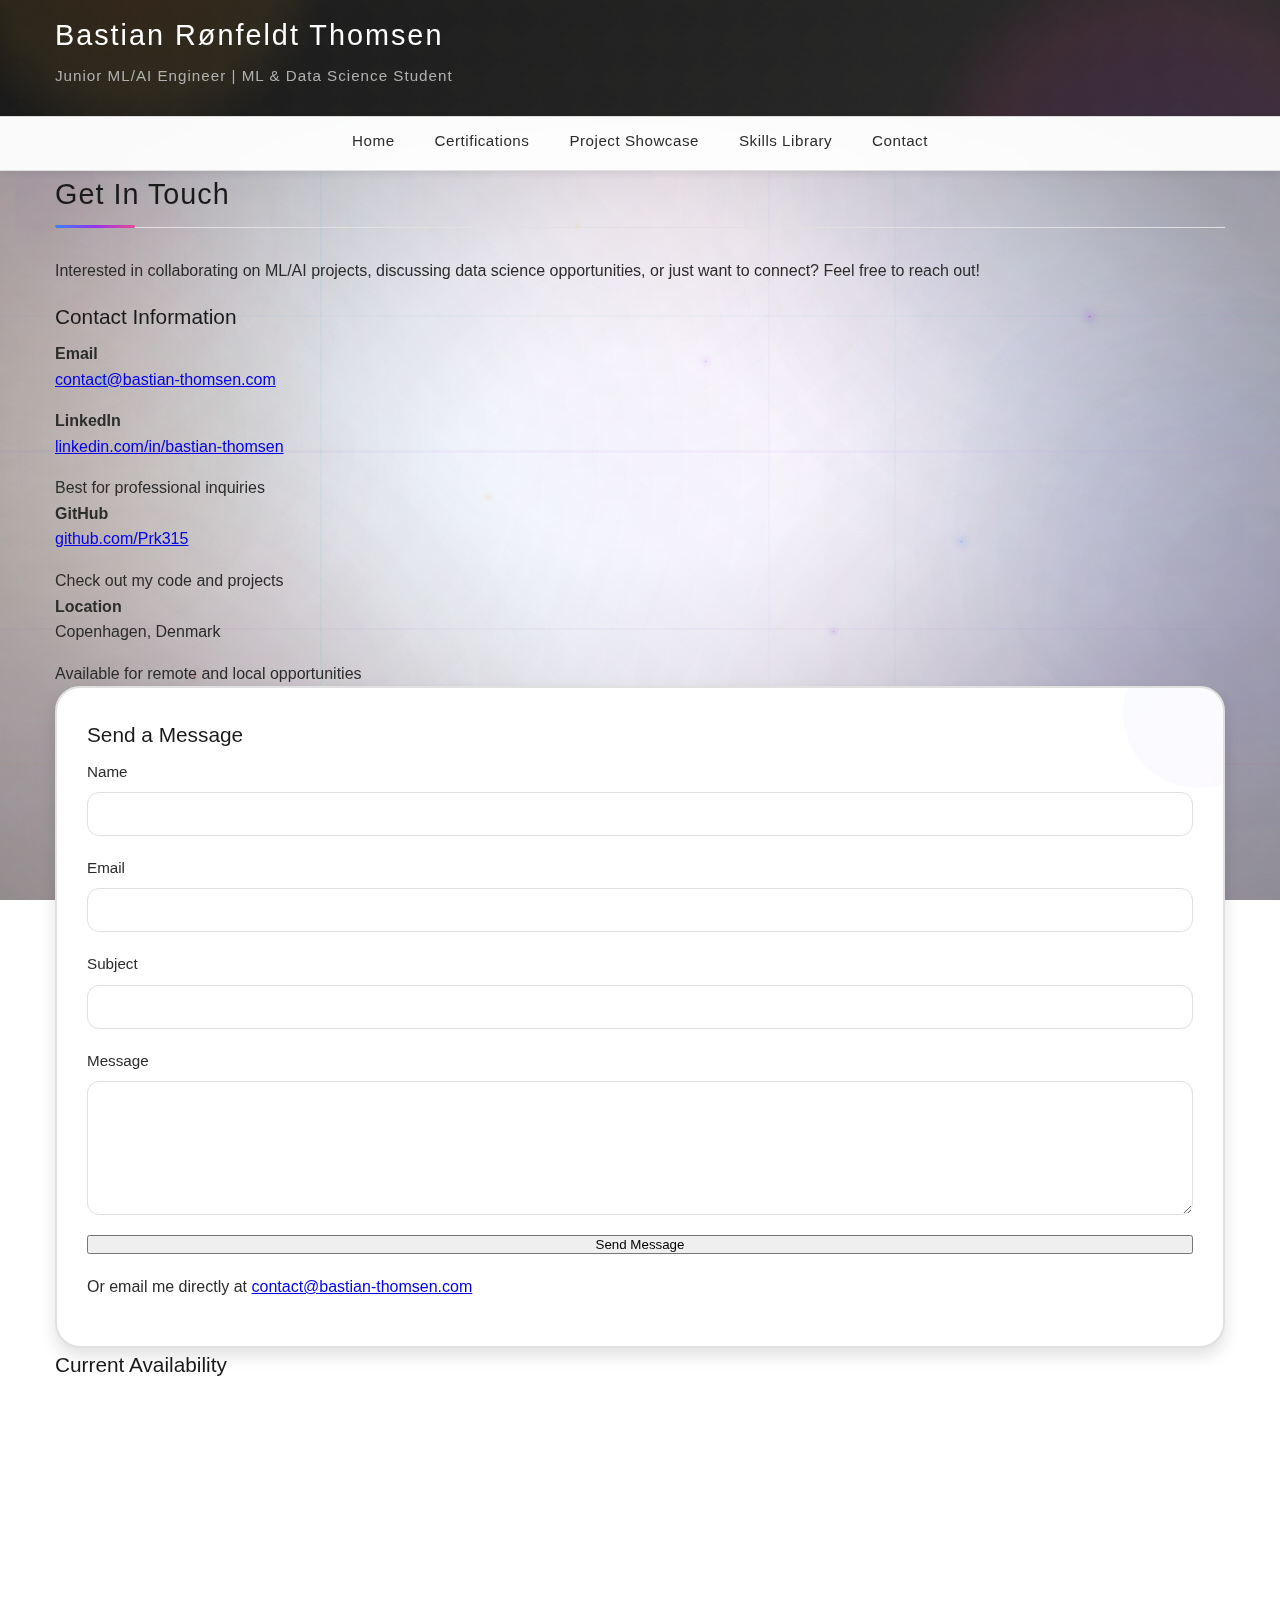
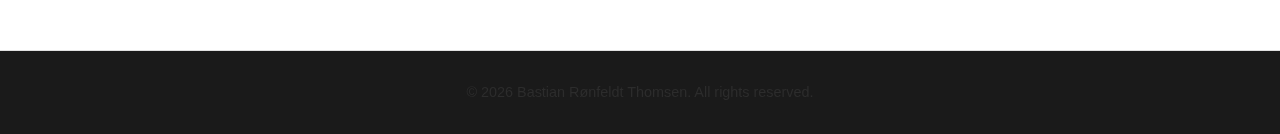
<file: contact.html>
<!DOCTYPE html>
<html lang="en">
<head>
    <meta charset="UTF-8">
    <meta name="viewport" content="width=device-width, initial-scale=1.0">
    <title>Contact - Bastian Rønfeldt Thomsen</title>
    <link rel="stylesheet" href="styles.css">
</head>
<body>
    <!-- Global Animated Background -->
    <div class="background-container">
        <!-- Layer 3: Static color washes -->
        <div class="color-static-1"></div>
        <div class="color-static-2"></div>
        <div class="color-static-3"></div>

        <!-- Layer 4: Animated blobs -->
        <div class="animated-blob-1"></div>
        <div class="animated-blob-2"></div>
        <div class="animated-blob-3"></div>

        <!-- Layer 5: Diagonal lines -->
        <div class="diagonal-line-1"></div>
        <div class="diagonal-line-2"></div>
        <div class="diagonal-line-3"></div>
        <div class="diagonal-line-4"></div>
        <div class="diagonal-line-5"></div>
        <div class="diagonal-line-6"></div>
        <div class="diagonal-line-7"></div>
        <div class="diagonal-line-8"></div>

        <!-- Layer 6: Animated sparks/stars -->
        <div class="spark spark-1" data-speed="0.5"></div>
        <div class="spark spark-2" data-speed="0.8"></div>
        <div class="spark spark-3" data-speed="0.3"></div>
        <div class="spark spark-4" data-speed="0.6"></div>
        <div class="spark spark-5" data-speed="0.4"></div>
        <div class="spark spark-6" data-speed="0.7"></div>
        <div class="spark spark-7" data-speed="0.9"></div>
        <div class="spark spark-8" data-speed="0.5"></div>
        <div class="spark spark-9" data-speed="0.6"></div>
        <div class="spark spark-10" data-speed="0.4"></div>
        <div class="spark spark-11" data-speed="0.7"></div>
        <div class="spark spark-12" data-speed="0.3"></div>
        <div class="spark spark-13" data-speed="0.8"></div>
        <div class="spark spark-14" data-speed="0.5"></div>
        <div class="spark spark-15" data-speed="0.6"></div>
    </div>

    <header>
        <div class="container">
            <h1>Bastian Rønfeldt Thomsen</h1>
            <p class="tagline">Junior ML/AI Engineer | ML & Data Science Student</p>
        </div>
    </header>

    <nav>
        <div class="container">
            <a href="index.html">Home</a>
            <a href="certifications.html">Certifications</a>
            <a href="projects-showcase.html">Project Showcase</a>
            <a href="skills-library.html">Skills Library</a>
            <a href="contact.html">Contact</a>
        </div>
    </nav>

    <main class="container">
        <section id="contact-page">
            <h2>Get In Touch</h2>
            <p>Interested in collaborating on ML/AI projects, discussing data science opportunities, or just want to connect? Feel free to reach out!</p>

            <div class="contact-grid">
                <div class="contact-methods">
                    <h3>Contact Information</h3>
                    <div class="contact-method-card">
                        <div class="method-details">
                            <h4>Email</h4>
                            <p><a href="mailto:contact@bastian-thomsen.com">contact@bastian-thomsen.com</a></p>
                        </div>
                    </div>
                    <div class="contact-method-card">
                        <div class="method-details">
                            <h4>LinkedIn</h4>
                            <p><a href="https://linkedin.com/in/bastian-thomsen" target="_blank">linkedin.com/in/bastian-thomsen</a></p>
                            <span class="method-note">Best for professional inquiries</span>
                        </div>
                    </div>
                    <div class="contact-method-card">
                        <div class="method-details">
                            <h4>GitHub</h4>
                            <p><a href="https://github.com/Prk315" target="_blank">github.com/Prk315</a></p>
                            <span class="method-note">Check out my code and projects</span>
                        </div>
                    </div>
                    <div class="contact-method-card">
                        <div class="method-details">
                            <h4>Location</h4>
                            <p>Copenhagen, Denmark</p>
                            <span class="method-note">Available for remote and local opportunities</span>
                        </div>
                    </div>
                </div>

                <div class="contact-form-container">
                    <h3>Send a Message</h3>
                    <form class="contact-form" action="https://formspree.io/f/YOUR_FORM_ID" method="POST">
                        <div class="form-group">
                            <label for="name">Name</label>
                            <input type="text" id="name" name="name" required>
                        </div>
                        <div class="form-group">
                            <label for="email">Email</label>
                            <input type="email" id="email" name="email" required>
                        </div>
                        <div class="form-group">
                            <label for="subject">Subject</label>
                            <input type="text" id="subject" name="subject" required>
                        </div>
                        <div class="form-group">
                            <label for="message">Message</label>
                            <textarea id="message" name="message" rows="6" required></textarea>
                        </div>
                        <button type="submit" class="submit-button">Send Message</button>
                        <p class="form-note">Or email me directly at <a href="mailto:contact@bastian-thomsen.com">contact@bastian-thomsen.com</a></p>
                    </form>
                </div>
            </div>

            <div class="availability-section">
                <h3>Current Availability</h3>
                <div class="availability-grid">
                    <div class="availability-card">
                        <h4>Student Status</h4>
                        <p>Halfway through Bachelor's degree in ML & Data Science at Copenhagen University</p>
                    </div>
                    <div class="availability-card">
                        <h4>Open to Opportunities</h4>
                        <p>Interested in internships, part-time positions, and collaborative projects in ML/AI</p>
                    </div>
                    <div class="availability-card">
                        <h4>Collaboration</h4>
                        <p>Always excited to work on interesting ML projects and contribute to open source</p>
                    </div>
                </div>
            </div>
        </section>
    </main>

    <footer>
        <div class="container">
            <p>&copy; <span id="year"></span> Bastian Rønfeldt Thomsen. All rights reserved.</p>
        </div>
    </footer>

    <script>
        document.getElementById('year').textContent = new Date().getFullYear();

        // Scroll Animation
        const observerOptions = {
            threshold: 0.05,
            rootMargin: '0px 0px 50px 0px'
        };

        const scrollObserver = new IntersectionObserver((entries) => {
            entries.forEach(entry => {
                if (entry.isIntersecting) {
                    entry.target.classList.add('visible');
                }
            });
        }, observerOptions);

        document.addEventListener('DOMContentLoaded', () => {
            document.querySelectorAll('.contact-method-card, .availability-card').forEach((card, index) => {
                card.classList.add('fade-in');
                card.style.transitionDelay = `${index * 0.05}s`;
                scrollObserver.observe(card);
            });
        });
    </script>

    <!-- Spark Animation Script -->
    <script>
        // Scroll-based spark animation
        let ticking = false;
        const sparks = document.querySelectorAll('.spark');

        function updateSparkPositions() {
            const scrollY = window.scrollY || window.pageYOffset;

            sparks.forEach((spark, index) => {
                const speed = parseFloat(spark.getAttribute('data-speed')) || 0.5;
                const direction = index % 2 === 0 ? 1 : -1;

                // Calculate movement based on scroll
                const translateX = scrollY * speed * direction * 0.1;
                const translateY = scrollY * speed * 0.15;
                const rotate = scrollY * speed * 0.05 * direction;
                const scale = 1 + (Math.sin(scrollY * 0.01 + index) * 0.3);

                // Apply transform
                spark.style.transform = `translate(${translateX}px, ${translateY}px) rotate(${rotate}deg) scale(${scale})`;

                // Vary opacity based on scroll position
                const opacity = 0.7 + (Math.sin(scrollY * 0.008 + index * 0.5) * 0.3);
                spark.style.opacity = opacity;
            });

            ticking = false;
        }

        function requestTick() {
            if (!ticking) {
                requestAnimationFrame(updateSparkPositions);
                ticking = true;
            }
        }

        // Listen to scroll events
        window.addEventListener('scroll', requestTick, { passive: true });

        // Initial position
        updateSparkPositions();
    </script>
</body>
</html>
</file>
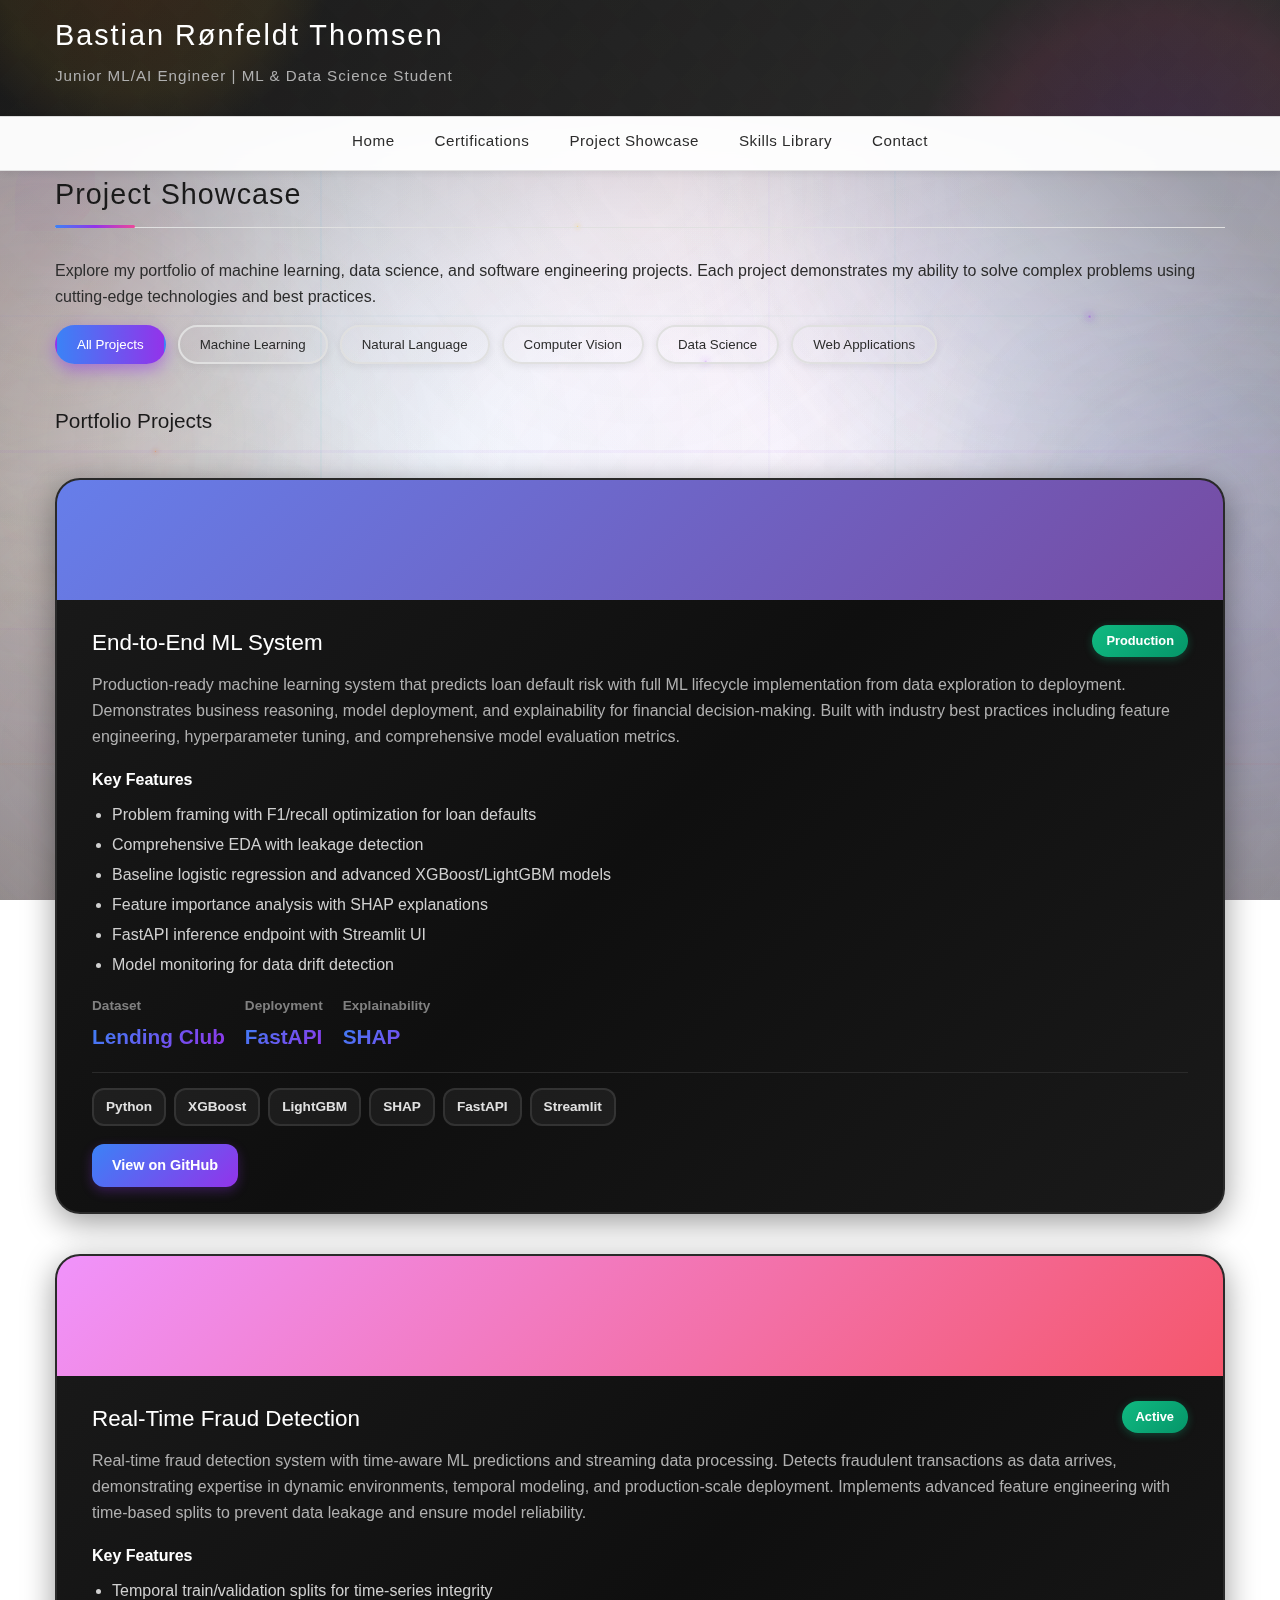
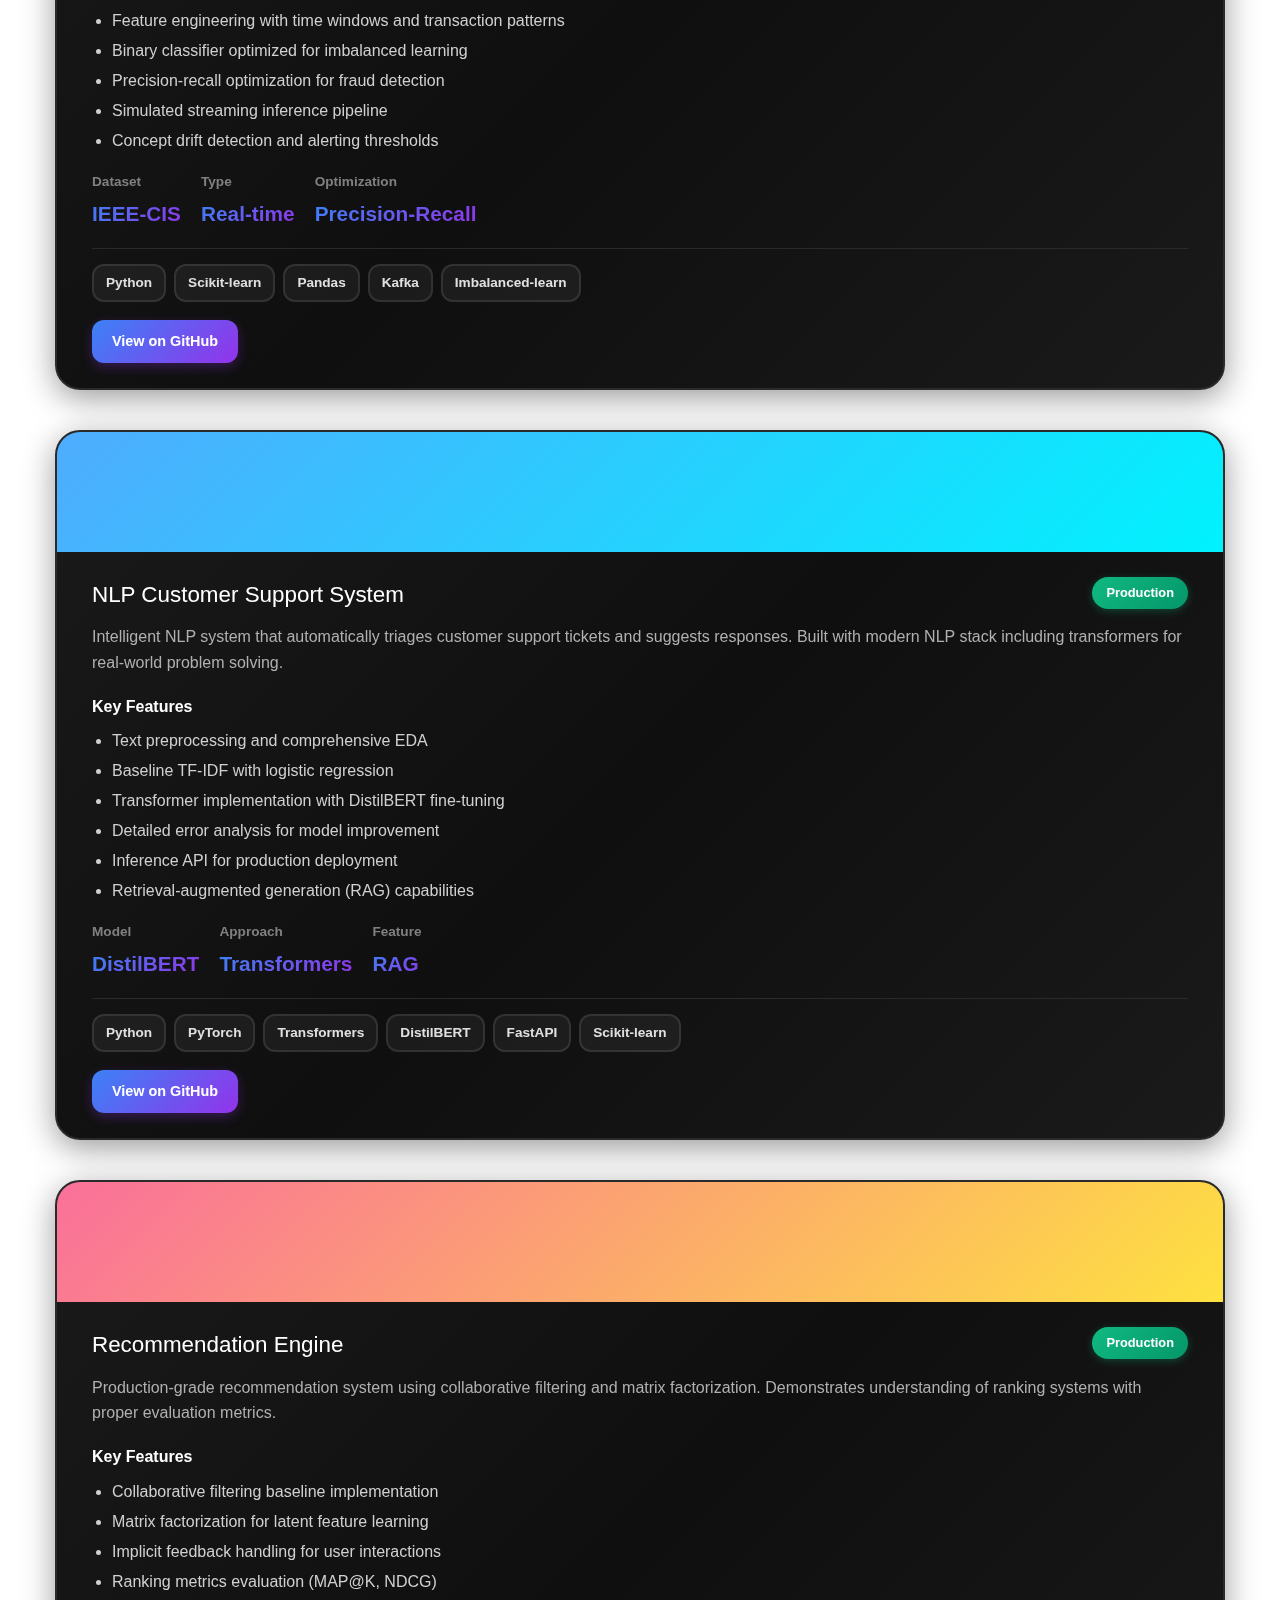
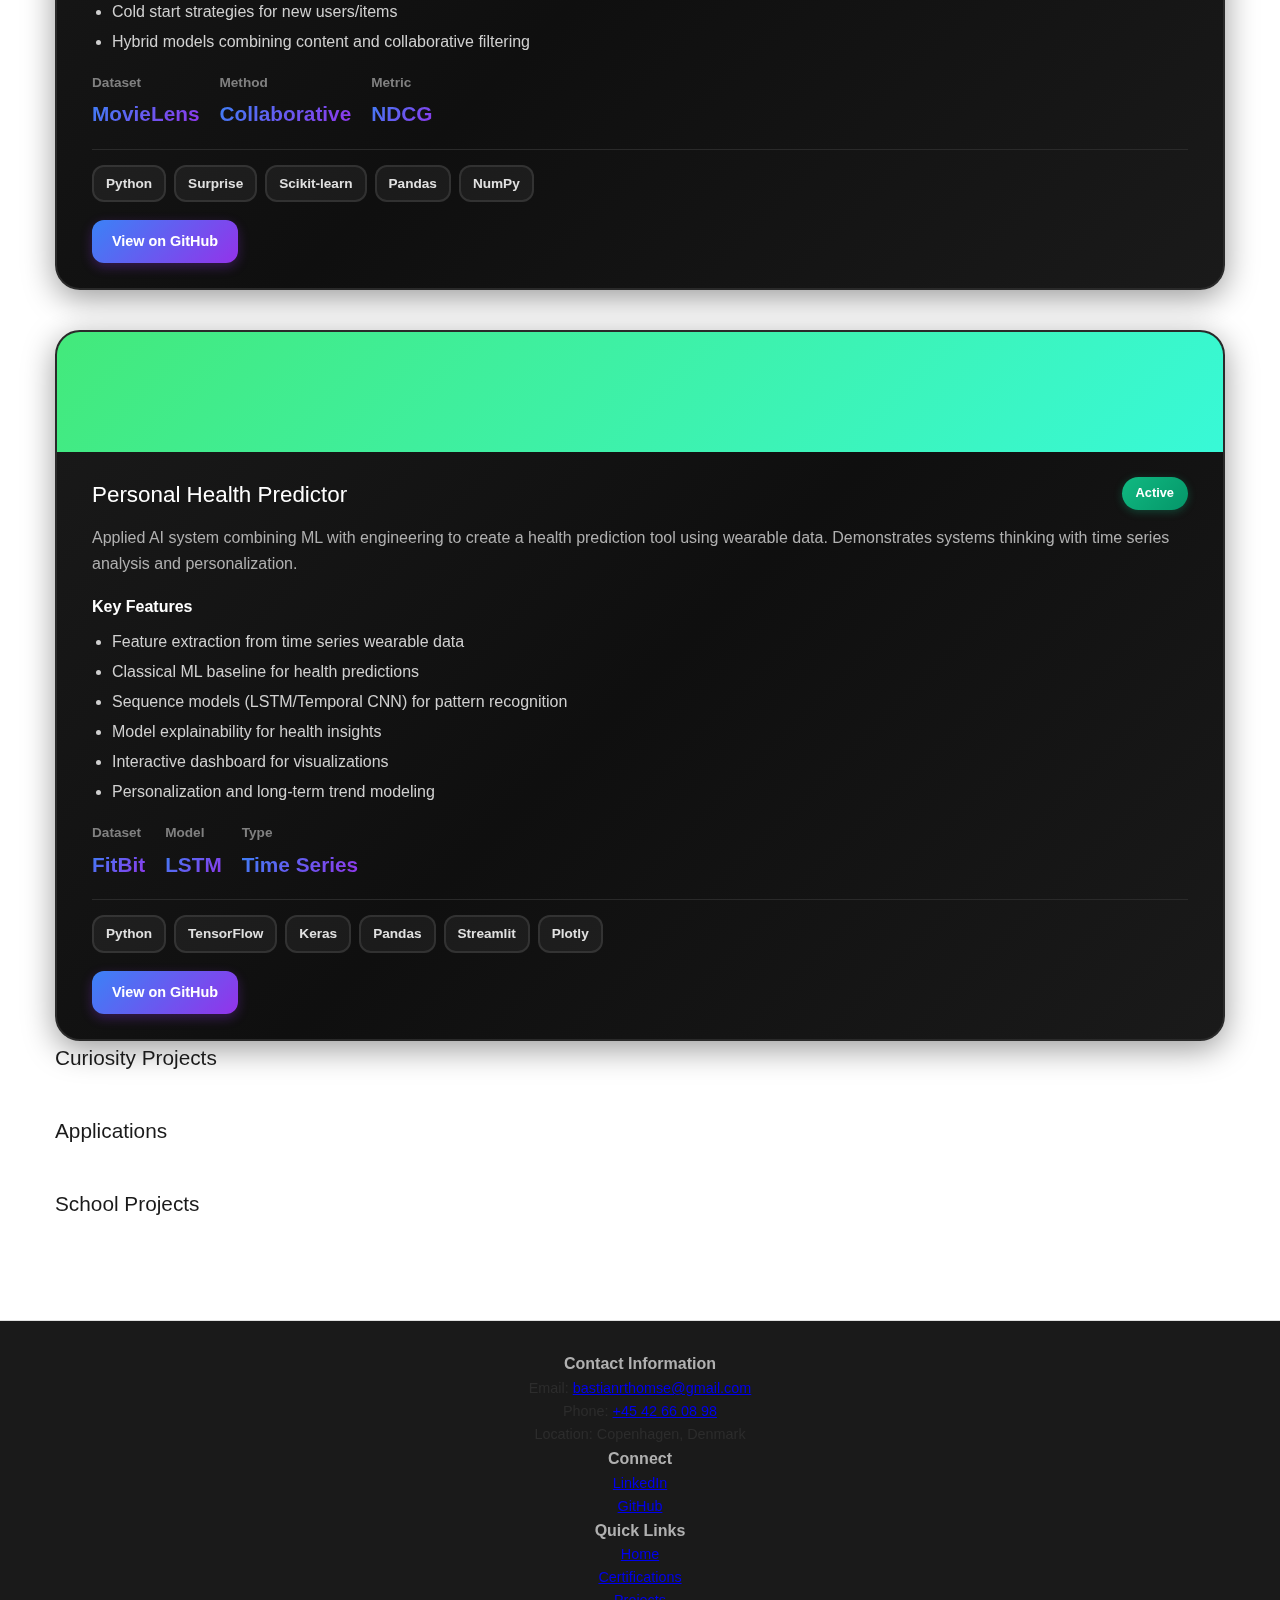
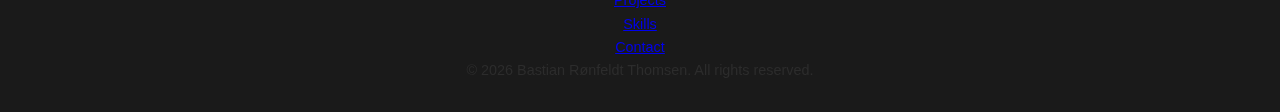
<file: projects-showcase.html>
<!DOCTYPE html>
<html lang="en">
<head>
    <meta charset="UTF-8">
    <meta name="viewport" content="width=device-width, initial-scale=1.0">
    <title>Project Showcase - Bastian Rønfeldt Thomsen</title>
    <link rel="stylesheet" href="styles.min.css">
</head>
<body>
    <!-- Global Animated Background -->
    <div class="background-container">
        <!-- Layer 3: Static color washes -->
        <div class="color-static-1"></div>
        <div class="color-static-2"></div>
        <div class="color-static-3"></div>

        <!-- Layer 4: Animated blobs -->
        <div class="animated-blob-1"></div>
        <div class="animated-blob-2"></div>
        <div class="animated-blob-3"></div>

        <!-- Layer 5: Diagonal lines -->
        <div class="diagonal-line-1"></div>
        <div class="diagonal-line-2"></div>
        <div class="diagonal-line-3"></div>
        <div class="diagonal-line-4"></div>
        <div class="diagonal-line-5"></div>
        <div class="diagonal-line-6"></div>
        <div class="diagonal-line-7"></div>
        <div class="diagonal-line-8"></div>

        <!-- Layer 6: Animated sparks/stars -->
        <div class="spark spark-1" data-speed="0.5"></div>
        <div class="spark spark-2" data-speed="0.8"></div>
        <div class="spark spark-3" data-speed="0.3"></div>
        <div class="spark spark-4" data-speed="0.6"></div>
        <div class="spark spark-5" data-speed="0.4"></div>
        <div class="spark spark-6" data-speed="0.7"></div>
        <div class="spark spark-7" data-speed="0.9"></div>
        <div class="spark spark-8" data-speed="0.5"></div>
        <div class="spark spark-9" data-speed="0.6"></div>
        <div class="spark spark-10" data-speed="0.4"></div>
    </div>

    <header>
        <div class="container">
            <h1>Bastian Rønfeldt Thomsen</h1>
            <p class="tagline">Junior ML/AI Engineer | ML & Data Science Student</p>
        </div>
    </header>

    <nav>
        <div class="container">
            <a href="index.html">Home</a>
            <a href="certifications.html">Certifications</a>
            <a href="projects-showcase.html">Project Showcase</a>
            <a href="skills-library.html">Skills Library</a>
            <a href="contact.html">Contact</a>
        </div>
    </nav>

    <main class="container">
        <section id="project-showcase">
            <h2>Project Showcase</h2>
            <p>Explore my portfolio of machine learning, data science, and software engineering projects. Each project demonstrates my ability to solve complex problems using cutting-edge technologies and best practices.</p>

            <div class="showcase-filters">
                <button class="showcase-filter-btn active" data-filter="all">All Projects</button>
                <button class="showcase-filter-btn" data-filter="ml">Machine Learning</button>
                <button class="showcase-filter-btn" data-filter="nlp">Natural Language</button>
                <button class="showcase-filter-btn" data-filter="cv">Computer Vision</button>
                <button class="showcase-filter-btn" data-filter="data">Data Science</button>
                <button class="showcase-filter-btn" data-filter="web">Web Applications</button>
            </div>

            <!-- Portfolio Projects Section -->
            <div class="project-section">
                <h3 class="section-title">Portfolio Projects</h3>
                <div class="showcase-grid">
                    <div class="showcase-card" data-category="ml">
                    <div class="showcase-image">
                        <div class="placeholder-img" style="background: linear-gradient(135deg, #667eea 0%, #764ba2 100%);">
                        </div>
                    </div>
                    <div class="showcase-content">
                        <div class="showcase-header">
                            <h3>End-to-End ML System</h3>
                            <div class="showcase-status">Production</div>
                        </div>
                        <p class="showcase-brief">
                            Production-ready machine learning system that predicts loan default risk with full ML lifecycle implementation from data exploration to deployment.
                            Demonstrates business reasoning, model deployment, and explainability for financial decision-making. Built with industry best practices including feature engineering, hyperparameter tuning, and comprehensive model evaluation metrics.
                        </p>
                        <div class="showcase-highlights">
                            <h4>Key Features</h4>
                            <ul>
                                <li>Problem framing with F1/recall optimization for loan defaults</li>
                                <li>Comprehensive EDA with leakage detection</li>
                                <li>Baseline logistic regression and advanced XGBoost/LightGBM models</li>
                                <li>Feature importance analysis with SHAP explanations</li>
                                <li>FastAPI inference endpoint with Streamlit UI</li>
                                <li>Model monitoring for data drift detection</li>
                            </ul>
                        </div>
                        <div class="showcase-metrics">
                            <div class="metric-item">
                                <span class="metric-label">Dataset</span>
                                <span class="metric-value">Lending Club</span>
                            </div>
                            <div class="metric-item">
                                <span class="metric-label">Deployment</span>
                                <span class="metric-value">FastAPI</span>
                            </div>
                            <div class="metric-item">
                                <span class="metric-label">Explainability</span>
                                <span class="metric-value">SHAP</span>
                            </div>
                        </div>
                        <div class="showcase-tech">
                            <span class="tech-tag">Python</span>
                            <span class="tech-tag">XGBoost</span>
                            <span class="tech-tag">LightGBM</span>
                            <span class="tech-tag">SHAP</span>
                            <span class="tech-tag">FastAPI</span>
                            <span class="tech-tag">Streamlit</span>
                        </div>
                        <div class="showcase-links">
                            <a href="https://github.com/Prk315/Portifolio_Project__End-to-End-ML-System" target="_blank" class="showcase-link primary">View on GitHub</a>
                        </div>
                    </div>
                </div>

                <div class="showcase-card" data-category="ml data">
                    <div class="showcase-image">
                        <div class="placeholder-img" style="background: linear-gradient(135deg, #f093fb 0%, #f5576c 100%);">
                        </div>
                    </div>
                    <div class="showcase-content">
                        <div class="showcase-header">
                            <h3>Real-Time Fraud Detection</h3>
                            <div class="showcase-status">Active</div>
                        </div>
                        <p class="showcase-brief">
                            Real-time fraud detection system with time-aware ML predictions and streaming data processing. Detects fraudulent transactions
                            as data arrives, demonstrating expertise in dynamic environments, temporal modeling, and production-scale deployment. Implements advanced feature engineering with time-based splits to prevent data leakage and ensure model reliability.
                        </p>
                        <div class="showcase-highlights">
                            <h4>Key Features</h4>
                            <ul>
                                <li>Temporal train/validation splits for time-series integrity</li>
                                <li>Feature engineering with time windows and transaction patterns</li>
                                <li>Binary classifier optimized for imbalanced learning</li>
                                <li>Precision-recall optimization for fraud detection</li>
                                <li>Simulated streaming inference pipeline</li>
                                <li>Concept drift detection and alerting thresholds</li>
                            </ul>
                        </div>
                        <div class="showcase-metrics">
                            <div class="metric-item">
                                <span class="metric-label">Dataset</span>
                                <span class="metric-value">IEEE-CIS</span>
                            </div>
                            <div class="metric-item">
                                <span class="metric-label">Type</span>
                                <span class="metric-value">Real-time</span>
                            </div>
                            <div class="metric-item">
                                <span class="metric-label">Optimization</span>
                                <span class="metric-value">Precision-Recall</span>
                            </div>
                        </div>
                        <div class="showcase-tech">
                            <span class="tech-tag">Python</span>
                            <span class="tech-tag">Scikit-learn</span>
                            <span class="tech-tag">Pandas</span>
                            <span class="tech-tag">Kafka</span>
                            <span class="tech-tag">Imbalanced-learn</span>
                        </div>
                        <div class="showcase-links">
                            <a href="https://github.com/Prk315/Portifolio_Project__Real-Time-Data-ML" target="_blank" class="showcase-link primary">View on GitHub</a>
                        </div>
                    </div>
                </div>

                <div class="showcase-card" data-category="nlp ml">
                    <div class="showcase-image">
                        <div class="placeholder-img" style="background: linear-gradient(135deg, #4facfe 0%, #00f2fe 100%);">
                        </div>
                    </div>
                    <div class="showcase-content">
                        <div class="showcase-header">
                            <h3>NLP Customer Support System</h3>
                            <div class="showcase-status">Production</div>
                        </div>
                        <p class="showcase-brief">
                            Intelligent NLP system that automatically triages customer support tickets and suggests responses.
                            Built with modern NLP stack including transformers for real-world problem solving.
                        </p>
                        <div class="showcase-highlights">
                            <h4>Key Features</h4>
                            <ul>
                                <li>Text preprocessing and comprehensive EDA</li>
                                <li>Baseline TF-IDF with logistic regression</li>
                                <li>Transformer implementation with DistilBERT fine-tuning</li>
                                <li>Detailed error analysis for model improvement</li>
                                <li>Inference API for production deployment</li>
                                <li>Retrieval-augmented generation (RAG) capabilities</li>
                            </ul>
                        </div>
                        <div class="showcase-metrics">
                            <div class="metric-item">
                                <span class="metric-label">Model</span>
                                <span class="metric-value">DistilBERT</span>
                            </div>
                            <div class="metric-item">
                                <span class="metric-label">Approach</span>
                                <span class="metric-value">Transformers</span>
                            </div>
                            <div class="metric-item">
                                <span class="metric-label">Feature</span>
                                <span class="metric-value">RAG</span>
                            </div>
                        </div>
                        <div class="showcase-tech">
                            <span class="tech-tag">Python</span>
                            <span class="tech-tag">PyTorch</span>
                            <span class="tech-tag">Transformers</span>
                            <span class="tech-tag">DistilBERT</span>
                            <span class="tech-tag">FastAPI</span>
                            <span class="tech-tag">Scikit-learn</span>
                        </div>
                        <div class="showcase-links">
                            <a href="https://github.com/Prk315/Portifolio_Project__NLP-System" target="_blank" class="showcase-link primary">View on GitHub</a>
                        </div>
                    </div>
                </div>

                <div class="showcase-card" data-category="ml data">
                    <div class="showcase-image">
                        <div class="placeholder-img" style="background: linear-gradient(135deg, #fa709a 0%, #fee140 100%);">
                        </div>
                    </div>
                    <div class="showcase-content">
                        <div class="showcase-header">
                            <h3>Recommendation Engine</h3>
                            <div class="showcase-status">Production</div>
                        </div>
                        <p class="showcase-brief">
                            Production-grade recommendation system using collaborative filtering and matrix factorization.
                            Demonstrates understanding of ranking systems with proper evaluation metrics.
                        </p>
                        <div class="showcase-highlights">
                            <h4>Key Features</h4>
                            <ul>
                                <li>Collaborative filtering baseline implementation</li>
                                <li>Matrix factorization for latent feature learning</li>
                                <li>Implicit feedback handling for user interactions</li>
                                <li>Ranking metrics evaluation (MAP@K, NDCG)</li>
                                <li>Cold start strategies for new users/items</li>
                                <li>Hybrid models combining content and collaborative filtering</li>
                            </ul>
                        </div>
                        <div class="showcase-metrics">
                            <div class="metric-item">
                                <span class="metric-label">Dataset</span>
                                <span class="metric-value">MovieLens</span>
                            </div>
                            <div class="metric-item">
                                <span class="metric-label">Method</span>
                                <span class="metric-value">Collaborative</span>
                            </div>
                            <div class="metric-item">
                                <span class="metric-label">Metric</span>
                                <span class="metric-value">NDCG</span>
                            </div>
                        </div>
                        <div class="showcase-tech">
                            <span class="tech-tag">Python</span>
                            <span class="tech-tag">Surprise</span>
                            <span class="tech-tag">Scikit-learn</span>
                            <span class="tech-tag">Pandas</span>
                            <span class="tech-tag">NumPy</span>
                        </div>
                        <div class="showcase-links">
                            <a href="https://github.com/Prk315/Portifolio_Project__Recommendation-System" target="_blank" class="showcase-link primary">View on GitHub</a>
                        </div>
                    </div>
                </div>

                <div class="showcase-card" data-category="ml data">
                    <div class="showcase-image">
                        <div class="placeholder-img" style="background: linear-gradient(135deg, #43e97b 0%, #38f9d7 100%);">
                        </div>
                    </div>
                    <div class="showcase-content">
                        <div class="showcase-header">
                            <h3>Personal Health Predictor</h3>
                            <div class="showcase-status">Active</div>
                        </div>
                        <p class="showcase-brief">
                            Applied AI system combining ML with engineering to create a health prediction tool using wearable data.
                            Demonstrates systems thinking with time series analysis and personalization.
                        </p>
                        <div class="showcase-highlights">
                            <h4>Key Features</h4>
                            <ul>
                                <li>Feature extraction from time series wearable data</li>
                                <li>Classical ML baseline for health predictions</li>
                                <li>Sequence models (LSTM/Temporal CNN) for pattern recognition</li>
                                <li>Model explainability for health insights</li>
                                <li>Interactive dashboard for visualizations</li>
                                <li>Personalization and long-term trend modeling</li>
                            </ul>
                        </div>
                        <div class="showcase-metrics">
                            <div class="metric-item">
                                <span class="metric-label">Dataset</span>
                                <span class="metric-value">FitBit</span>
                            </div>
                            <div class="metric-item">
                                <span class="metric-label">Model</span>
                                <span class="metric-value">LSTM</span>
                            </div>
                            <div class="metric-item">
                                <span class="metric-label">Type</span>
                                <span class="metric-value">Time Series</span>
                            </div>
                        </div>
                        <div class="showcase-tech">
                            <span class="tech-tag">Python</span>
                            <span class="tech-tag">TensorFlow</span>
                            <span class="tech-tag">Keras</span>
                            <span class="tech-tag">Pandas</span>
                            <span class="tech-tag">Streamlit</span>
                            <span class="tech-tag">Plotly</span>
                        </div>
                        <div class="showcase-links">
                            <a href="https://github.com/Prk315/Portifolio_Project__Applied-AI" target="_blank" class="showcase-link primary">View on GitHub</a>
                        </div>
                    </div>
                </div>
            </div>
            </div>

            <!-- Curiosity Projects Section -->
            <div class="project-section">
                <h3 class="section-title">Curiosity Projects</h3>
                <div class="showcase-grid">
                    <!-- Curiosity projects will be added here -->
                </div>
            </div>

            <!-- Applications Section -->
            <div class="project-section">
                <h3 class="section-title">Applications</h3>
                <div class="showcase-grid">
                    <!-- Application projects will be added here -->
                </div>
            </div>

            <!-- School Projects Section -->
            <div class="project-section">
                <h3 class="section-title">School Projects</h3>
                <div class="showcase-grid">
                    <!-- School projects will be added here -->
                </div>
            </div>
        </section>
    </main>

    <footer>
        <div class="container">
            <div class="footer-content">
                <div class="footer-section">
                    <h4>Contact Information</h4>
                    <p>Email: <a href="mailto:bastianrthomse@gmail.com">bastianrthomse@gmail.com</a></p>
                    <p>Phone: <a href="tel:+4542660898">+45 42 66 08 98</a></p>
                    <p>Location: Copenhagen, Denmark</p>
                </div>
                <div class="footer-section">
                    <h4>Connect</h4>
                    <p><a href="https://www.linkedin.com/in/bastian-thomsen-167652205/" target="_blank" rel="noopener noreferrer">LinkedIn</a></p>
                    <p><a href="https://github.com/Prk315" target="_blank" rel="noopener noreferrer">GitHub</a></p>
                </div>
                <div class="footer-section">
                    <h4>Quick Links</h4>
                    <p><a href="index.html">Home</a></p>
                    <p><a href="certifications.html">Certifications</a></p>
                    <p><a href="projects-showcase.html">Projects</a></p>
                    <p><a href="skills-library.html">Skills</a></p>
                    <p><a href="contact.html">Contact</a></p>
                </div>
            </div>
            <div class="footer-bottom">
                <p>&copy; <span id="year"></span> Bastian Rønfeldt Thomsen. All rights reserved.</p>
            </div>
        </div>
    </footer>

    <script src="scripts.js"></script>
</body>
</html>
</file>
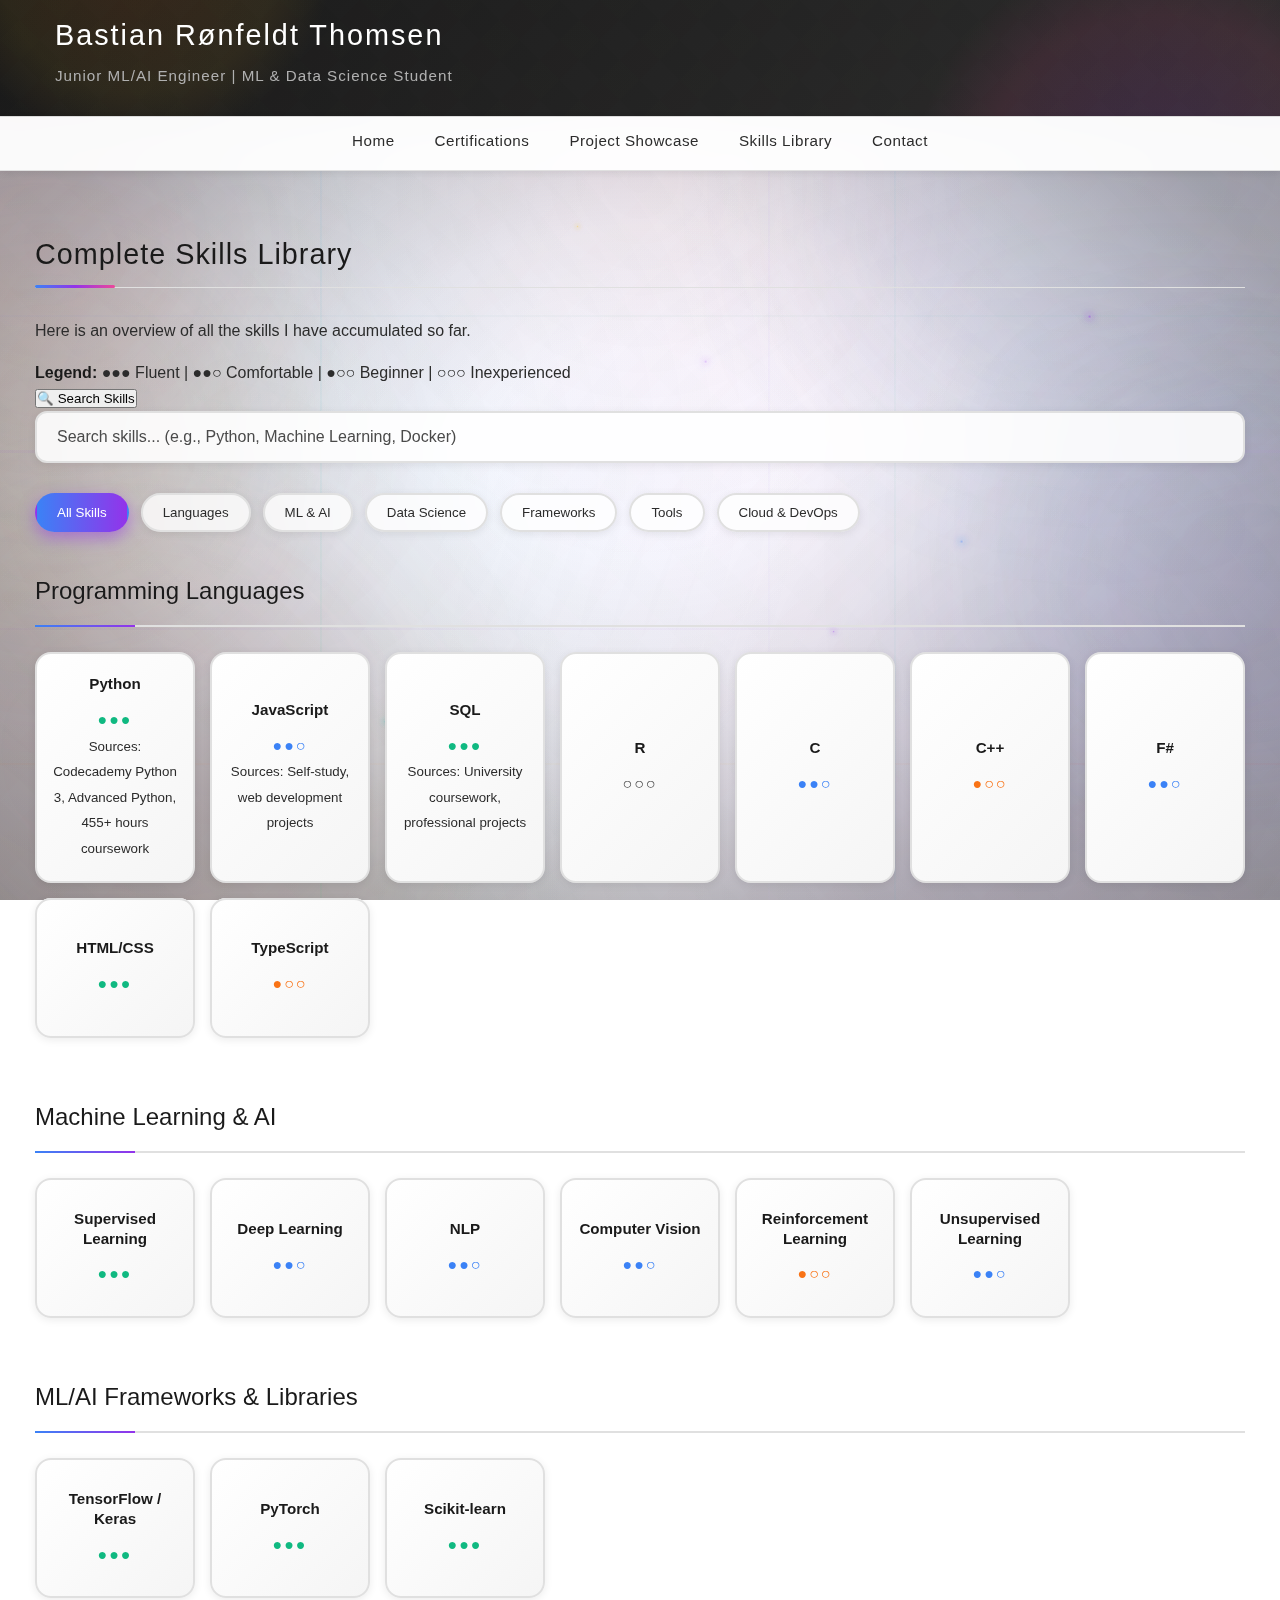
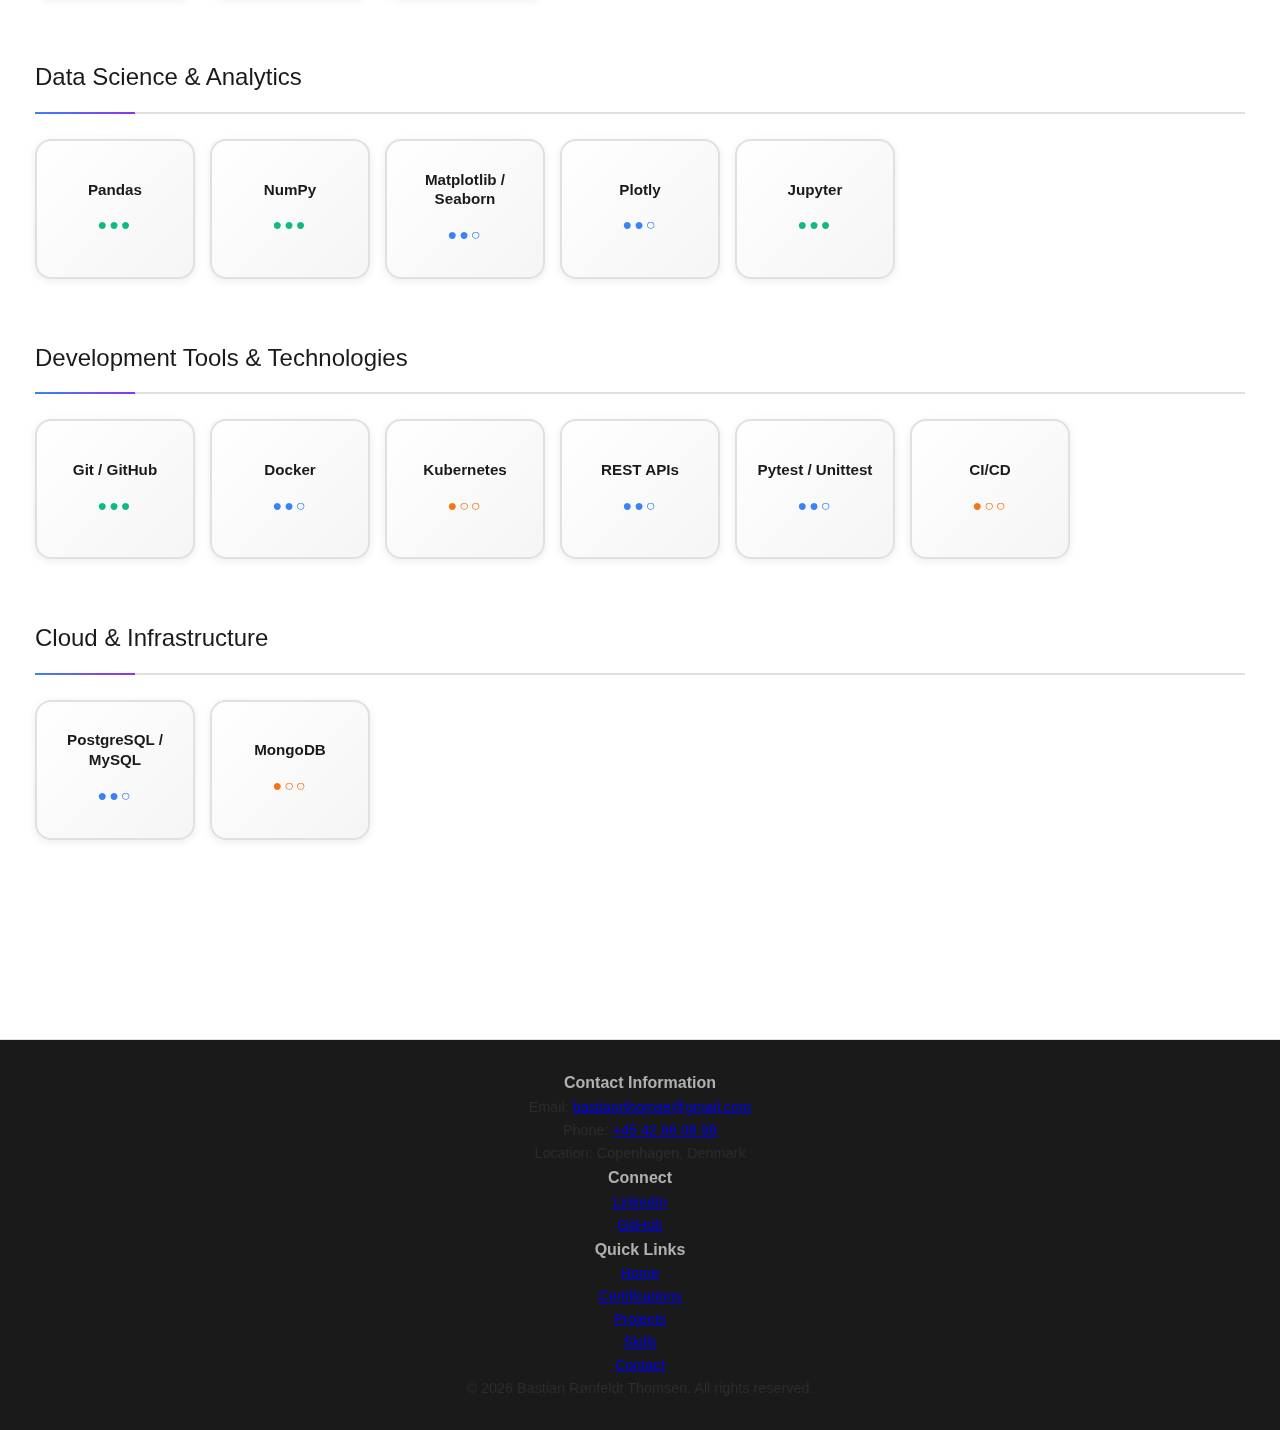
<file: skills-library.html>
<!DOCTYPE html>
<html lang="en">
<head>
    <meta charset="UTF-8">
    <meta name="viewport" content="width=device-width, initial-scale=1.0">
    <title>Skills Library - Bastian Rønfeldt Thomsen</title>
    <link rel="stylesheet" href="styles.min.css">
</head>
<body>
    <!-- Global Animated Background -->
    <div class="background-container">
        <!-- Layer 3: Static color washes -->
        <div class="color-static-1"></div>
        <div class="color-static-2"></div>
        <div class="color-static-3"></div>

        <!-- Layer 4: Animated blobs -->
        <div class="animated-blob-1"></div>
        <div class="animated-blob-2"></div>
        <div class="animated-blob-3"></div>

        <!-- Layer 5: Diagonal lines -->
        <div class="diagonal-line-1"></div>
        <div class="diagonal-line-2"></div>
        <div class="diagonal-line-3"></div>
        <div class="diagonal-line-4"></div>
        <div class="diagonal-line-5"></div>
        <div class="diagonal-line-6"></div>
        <div class="diagonal-line-7"></div>
        <div class="diagonal-line-8"></div>

        <!-- Layer 6: Animated sparks/stars -->
        <div class="spark spark-1" data-speed="0.5"></div>
        <div class="spark spark-2" data-speed="0.8"></div>
        <div class="spark spark-3" data-speed="0.3"></div>
        <div class="spark spark-4" data-speed="0.6"></div>
        <div class="spark spark-5" data-speed="0.4"></div>
        <div class="spark spark-6" data-speed="0.7"></div>
        <div class="spark spark-7" data-speed="0.9"></div>
        <div class="spark spark-8" data-speed="0.5"></div>
        <div class="spark spark-9" data-speed="0.6"></div>
        <div class="spark spark-10" data-speed="0.4"></div>
    </div>

    <header>
        <div class="container">
            <h1>Bastian Rønfeldt Thomsen</h1>
            <p class="tagline">Junior ML/AI Engineer | ML & Data Science Student</p>
        </div>
    </header>

    <nav>
        <div class="container">
            <a href="index.html">Home</a>
            <a href="certifications.html">Certifications</a>
            <a href="projects-showcase.html">Project Showcase</a>
            <a href="skills-library.html">Skills Library</a>
            <a href="contact.html">Contact</a>
        </div>
    </nav>

    <main class="container">
        <section id="skills-library" class="skills-library-hero">
            <h2>Complete Skills Library</h2>
            <p>Here is an overview of all the skills I have accumulated so far.</p>
            <div class="evidence-note">
                <strong>Legend:</strong> ●●● Fluent | ●●○ Comfortable | ●○○ Beginner | ○○○ Inexperienced
            </div>

            <div class="library-search-container">
                <button class="search-toggle-btn" id="searchToggleBtn" aria-label="Toggle search">
                    <span class="search-icon">🔍</span> Search Skills
                </button>
                <div class="library-search collapsed" id="librarySearch">
                    <input type="text" id="skill-search" placeholder="Search skills... (e.g., Python, Machine Learning, Docker)" />
                </div>
            </div>

            <div class="library-categories">
                <button class="library-category-btn active" data-category="all">All Skills</button>
                <button class="library-category-btn" data-category="languages">Languages</button>
                <button class="library-category-btn" data-category="ml-ai">ML & AI</button>
                <button class="library-category-btn" data-category="data">Data Science</button>
                <button class="library-category-btn" data-category="frameworks">Frameworks</button>
                <button class="library-category-btn" data-category="tools">Tools</button>
                <button class="library-category-btn" data-category="cloud">Cloud & DevOps</button>
            </div>

            <!-- Programming Languages -->
            <div class="library-section" data-category="languages">
                <h3>Programming Languages</h3>
                <div class="skills-badge-grid">
                    <div class="skill-badge" data-proficiency="expert">
                        <h4>Python</h4>
                        <div class="skill-level expert">●●●</div>
                        <div class="skill-sources">
                            <small>Sources: Codecademy Python 3, Advanced Python, 455+ hours coursework</small>
                        </div>
                    </div>

                    <div class="skill-badge" data-proficiency="advanced">
                        <h4>JavaScript</h4>
                        <div class="skill-level advanced">●●○</div>
                        <div class="skill-sources">
                            <small>Sources: Self-study, web development projects</small>
                        </div>
                    </div>

                    <div class="skill-badge" data-proficiency="expert">
                        <h4>SQL</h4>
                        <div class="skill-level expert">●●●</div>
                        <div class="skill-sources">
                            <small>Sources: University coursework, professional projects</small>
                        </div>
                    </div>

                    <div class="skill-badge" data-proficiency="beginner" title="Statistical analysis and data visualization">
                        <h4>R</h4>
                        <div class="skill-level beginner">○○○</div>
                    </div>

                    <div class="skill-badge" data-proficiency="advanced" title="Systems programming">
                        <h4>C</h4>
                        <div class="skill-level advanced">●●○</div>
                    </div>

                    <div class="skill-badge" data-proficiency="intermediate" title="Object-oriented systems programming">
                        <h4>C++</h4>
                        <div class="skill-level intermediate">●○○</div>
                    </div>

                    <div class="skill-badge" data-proficiency="advanced" title="Functional programming">
                        <h4>F#</h4>
                        <div class="skill-level advanced">●●○</div>
                    </div>

                    <div class="skill-badge" data-proficiency="expert" title="Web development and markup">
                        <h4>HTML/CSS</h4>
                        <div class="skill-level expert">●●●</div>
                    </div>

                    <div class="skill-badge" data-proficiency="intermediate" title="Type-safe web development">
                        <h4>TypeScript</h4>
                        <div class="skill-level intermediate">●○○</div>
                    </div>
                </div>
            </div>

            <!-- Machine Learning & AI -->
            <div class="library-section" data-category="ml-ai">
                <h3>Machine Learning & AI</h3>
                <div class="skills-badge-grid">
                    <div class="skill-badge" data-proficiency="expert" title="Classification, regression, model selection, and ensemble methods">
                        <h4>Supervised Learning</h4>
                        <div class="skill-level expert">●●●</div>
                    </div>

                    <div class="skill-badge" data-proficiency="advanced" title="Neural networks, CNNs, RNNs, LSTMs, and transformers">
                        <h4>Deep Learning</h4>
                        <div class="skill-level advanced">●●○</div>
                    </div>

                    <div class="skill-badge" data-proficiency="advanced" title="Text processing, sentiment analysis, NER, BERT, GPT">
                        <h4>NLP</h4>
                        <div class="skill-level advanced">●●○</div>
                    </div>

                    <div class="skill-badge" data-proficiency="advanced" title="Image classification, object detection, segmentation">
                        <h4>Computer Vision</h4>
                        <div class="skill-level advanced">●●○</div>
                    </div>

                    <div class="skill-badge" data-proficiency="intermediate" title="Q-learning, policy gradients, deep RL">
                        <h4>Reinforcement Learning</h4>
                        <div class="skill-level intermediate">●○○</div>
                    </div>

                    <div class="skill-badge" data-proficiency="advanced" title="Clustering, dimensionality reduction, anomaly detection">
                        <h4>Unsupervised Learning</h4>
                        <div class="skill-level advanced">●●○</div>
                    </div>
                </div>
            </div>

            <!-- Frameworks & Libraries -->
            <div class="library-section" data-category="frameworks">
                <h3>ML/AI Frameworks & Libraries</h3>
                <div class="skills-badge-grid">
                    <div class="skill-badge" data-proficiency="expert" title="1.5+ years | Deep learning models, custom layers">
                        <h4>TensorFlow / Keras</h4>
                        <div class="skill-level expert">●●●</div>
                    </div>

                    <div class="skill-badge" data-proficiency="expert" title="1+ year | Dynamic neural networks, research implementations">
                        <h4>PyTorch</h4>
                        <div class="skill-level expert">●●●</div>
                    </div>

                    <div class="skill-badge" data-proficiency="expert" title="2+ years | Classical ML, preprocessing, pipelines">
                        <h4>Scikit-learn</h4>
                        <div class="skill-level expert">●●●</div>
                    </div>
                </div>
            </div>

            <!-- Data Science Tools -->
            <div class="library-section" data-category="data">
                <h3>Data Science & Analytics</h3>
                <div class="skills-badge-grid">
                    <div class="skill-badge" data-proficiency="expert" title="2+ years | Data manipulation, cleaning, transformation">
                        <h4>Pandas</h4>
                        <div class="skill-level expert">●●●</div>
                    </div>

                    <div class="skill-badge" data-proficiency="expert" title="Numerical computing, array operations, linear algebra">
                        <h4>NumPy</h4>
                        <div class="skill-level expert">●●●</div>
                    </div>

                    <div class="skill-badge" data-proficiency="advanced" title="Data visualization and statistical plots">
                        <h4>Matplotlib / Seaborn</h4>
                        <div class="skill-level advanced">●●○</div>
                    </div>

                    <div class="skill-badge" data-proficiency="advanced" title="Interactive visualizations and dashboards">
                        <h4>Plotly</h4>
                        <div class="skill-level advanced">●●○</div>
                    </div>

                    <div class="skill-badge" data-proficiency="expert" title="Interactive computing and data exploration">
                        <h4>Jupyter</h4>
                        <div class="skill-level expert">●●●</div>
                    </div>
                </div>
            </div>

            <!-- Development Tools -->
            <div class="library-section" data-category="tools">
                <h3>Development Tools & Technologies</h3>
                <div class="skills-badge-grid">
                    <div class="skill-badge" data-proficiency="expert" title="Version control, branching, code review">
                        <h4>Git / GitHub</h4>
                        <div class="skill-level expert">●●●</div>
                    </div>

                    <div class="skill-badge" data-proficiency="advanced" title="Containerization and deployment">
                        <h4>Docker</h4>
                        <div class="skill-level advanced">●●○</div>
                    </div>

                    <div class="skill-badge" data-proficiency="intermediate" title="Container orchestration and scaling">
                        <h4>Kubernetes</h4>
                        <div class="skill-level intermediate">●○○</div>
                    </div>

                    <div class="skill-badge" data-proficiency="advanced" title="API design, Flask, FastAPI">
                        <h4>REST APIs</h4>
                        <div class="skill-level advanced">●●○</div>
                    </div>

                    <div class="skill-badge" data-proficiency="advanced" title="Unit testing and test-driven development">
                        <h4>Pytest / Unittest</h4>
                        <div class="skill-level advanced">●●○</div>
                    </div>

                    <div class="skill-badge" data-proficiency="intermediate" title="GitHub Actions, deployment pipelines">
                        <h4>CI/CD</h4>
                        <div class="skill-level intermediate">●○○</div>
                    </div>
                </div>
            </div>

            <!-- Cloud & Infrastructure -->
            <div class="library-section" data-category="cloud">
                <h3>Cloud & Infrastructure</h3>
                <div class="skills-badge-grid">
                    <div class="skill-badge" data-proficiency="advanced" title="Database design, optimization, indexing">
                        <h4>PostgreSQL / MySQL</h4>
                        <div class="skill-level advanced">●●○</div>
                    </div>

                    <div class="skill-badge" data-proficiency="intermediate" title="NoSQL and document-based storage">
                        <h4>MongoDB</h4>
                        <div class="skill-level intermediate">●○○</div>
                    </div>
                </div>
            </div>
        </section>
    </main>

    <footer>
        <div class="container">
            <div class="footer-content">
                <div class="footer-section">
                    <h4>Contact Information</h4>
                    <p>Email: <a href="mailto:bastianrthomse@gmail.com">bastianrthomse@gmail.com</a></p>
                    <p>Phone: <a href="tel:+4542660898">+45 42 66 08 98</a></p>
                    <p>Location: Copenhagen, Denmark</p>
                </div>
                <div class="footer-section">
                    <h4>Connect</h4>
                    <p><a href="https://www.linkedin.com/in/bastian-thomsen-167652205/" target="_blank" rel="noopener noreferrer">LinkedIn</a></p>
                    <p><a href="https://github.com/Prk315" target="_blank" rel="noopener noreferrer">GitHub</a></p>
                </div>
                <div class="footer-section">
                    <h4>Quick Links</h4>
                    <p><a href="index.html">Home</a></p>
                    <p><a href="certifications.html">Certifications</a></p>
                    <p><a href="projects-showcase.html">Projects</a></p>
                    <p><a href="skills-library.html">Skills</a></p>
                    <p><a href="contact.html">Contact</a></p>
                </div>
            </div>
            <div class="footer-bottom">
                <p>&copy; <span id="year"></span> Bastian Rønfeldt Thomsen. All rights reserved.</p>
            </div>
        </div>
    </footer>

    <script src="scripts.js"></script>
</body>
</html>
</file>
<file: styles.css>
/* Reset and Base Styles */
* {
    margin: 0;
    padding: 0;
    box-sizing: border-box;
}

:root {
    --primary-color: #1a1a1a;
    --secondary-color: #4a4a4a;
    --accent-color: #2c2c2c;
    --background-color: #ffffff;
    --text-color: #2c2c2c;
    --border-color: #e0e0e0;
    --light-gray: #f5f5f5;
    --accent-blue: #3b82f6;
    --accent-blue-light: #60a5fa;
    --accent-purple: #9333ea;
    --accent-pink: #ec4899;
    --accent-orange: #f97316;
    --accent-teal: #14b8a6;
    --accent-yellow: #fbbf24;
    --shadow-sm: 0 2px 8px rgba(0, 0, 0, 0.08);
    --shadow-md: 0 8px 16px rgba(0, 0, 0, 0.12);
    --shadow-lg: 0 16px 32px rgba(0, 0, 0, 0.16);
    --shadow-xl: 0 24px 48px rgba(0, 0, 0, 0.2);
}

/* Dark Mode */
[data-theme="dark"] {
    --primary-color: #ffffff;
    --secondary-color: #b0b0b0;
    --accent-color: #d0d0d0;
    --background-color: #1a1a1a;
    --text-color: #e0e0e0;
    --border-color: #2a2a2a;
    --light-gray: #2a2a2a;
}

[data-theme="dark"] body {
    background: linear-gradient(135deg, #1a1a1a 0%, #0f0f0f 50%, #1a1a1a 100%);
}

[data-theme="dark"] header {
    background: linear-gradient(135deg, #0f0f0f 0%, #1a1a1a 100%);
}

[data-theme="dark"] nav {
    background-color: rgba(26, 26, 26, 0.95);
}

[data-theme="dark"] .project-card,
[data-theme="dark"] .skill-category,
[data-theme="dark"] .testimonial-card {
    background: #1f1f1f;
    border-color: #2a2a2a;
}

[data-theme="dark"] footer {
    background-color: #0f0f0f;
}

html {
    scroll-behavior: smooth;
}

/* Scroll Animation Classes */
.fade-in {
    opacity: 0;
    transform: translateY(30px);
    transition: opacity 0.4s ease-out, transform 0.4s ease-out;
}

.fade-in.visible {
    opacity: 1;
    transform: translateY(0);
}

.slide-in-left {
    opacity: 0;
    transform: translateX(-50px);
    transition: opacity 0.4s ease-out, transform 0.4s ease-out;
}

.slide-in-left.visible {
    opacity: 1;
    transform: translateX(0);
}

.slide-in-right {
    opacity: 0;
    transform: translateX(50px);
    transition: opacity 0.4s ease-out, transform 0.4s ease-out;
}

.slide-in-right.visible {
    opacity: 1;
    transform: translateX(0);
}

.scale-in {
    opacity: 0;
    transform: scale(0.9);
    transition: opacity 0.3s ease-out, transform 0.3s ease-out;
}

.scale-in.visible {
    opacity: 1;
    transform: scale(1);
}

body {
    font-family: -apple-system, BlinkMacSystemFont, 'Segoe UI', 'Roboto', 'Helvetica Neue', Arial, sans-serif;
    line-height: 1.6;
    color: var(--text-color);
    background: linear-gradient(135deg, #fafafa 0%, #ffffff 50%, #f8f9fa 100%);
    background-attachment: fixed;
    font-size: 16px;
    position: relative;
}

body::before {
    content: '';
    position: fixed;
    top: 0;
    left: 0;
    width: 100%;
    height: 100%;
    background-image:
        radial-gradient(circle at 20% 50%, rgba(59, 130, 246, 0.08) 0%, transparent 50%),
        radial-gradient(circle at 80% 80%, rgba(147, 51, 234, 0.08) 0%, transparent 50%),
        radial-gradient(circle at 50% 20%, rgba(236, 72, 153, 0.06) 0%, transparent 40%);
    pointer-events: none;
    z-index: 0;
}

/* Static Contemporary Art Background */
body::after {
    content: '';
    position: fixed;
    top: 0;
    left: 0;
    width: 100%;
    height: 100%;
    background-image:
        linear-gradient(135deg, transparent 25%, rgba(249, 115, 22, 0.01) 25%, rgba(249, 115, 22, 0.01) 50%, transparent 50%, transparent 75%, rgba(249, 115, 22, 0.01) 75%),
        linear-gradient(45deg, transparent 25%, rgba(20, 184, 166, 0.01) 25%, rgba(20, 184, 166, 0.01) 50%, transparent 50%, transparent 75%, rgba(20, 184, 166, 0.01) 75%);
    background-size: 80px 80px;
    background-position: 0 0, 40px 40px;
    pointer-events: none;
    z-index: 0;
    opacity: 0.4;
}

.container {
    max-width: 1210px;
    margin: 0 auto;
    padding: 0 20px;
    position: relative;
    z-index: 1;
}

/* Header */
header {
    background: linear-gradient(135deg, #1a1a1a 0%, #2d2d2d 100%);
    color: #ffffff;
    padding: 12px 0;
    border-bottom: 1px solid var(--border-color);
    position: relative;
    overflow: hidden;
    box-shadow: var(--shadow-md);
}

.header-content {
    display: flex;
    justify-content: space-between;
    align-items: center;
    flex-wrap: wrap;
    gap: 20px;
}

.header-text {
    text-align: left;
    flex: 1;
    min-width: 250px;
}

.header-actions {
    display: flex;
    gap: 15px;
    align-items: center;
}

.theme-toggle {
    background: rgba(255, 255, 255, 0.1);
    border: 1px solid rgba(255, 255, 255, 0.2);
    color: #ffffff;
    padding: 10px 16px;
    border-radius: 12px;
    cursor: pointer;
    font-size: 1.2rem;
    transition: all 0.4s cubic-bezier(0.4, 0, 0.2, 1);
    box-shadow: var(--shadow-sm);
}

.theme-toggle:hover {
    background: rgba(255, 255, 255, 0.2);
    transform: scale(1.05);
    box-shadow: var(--shadow-md);
}

.btn-download-cv {
    background: var(--accent-blue);
    color: #ffffff;
    padding: 12px 24px;
    border-radius: 12px;
    text-decoration: none;
    font-weight: 500;
    transition: all 0.4s cubic-bezier(0.4, 0, 0.2, 1);
    box-shadow: 0 4px 12px rgba(59, 130, 246, 0.3);
}

.btn-download-cv:hover {
    background: var(--accent-blue-light);
    transform: translateY(-3px);
    box-shadow: 0 8px 20px rgba(59, 130, 246, 0.5);
}

/* Floating animation for header only */
@keyframes headerFloat {
    0%, 100% {
        transform: translateY(0);
    }
    50% {
        transform: translateY(-20px);
    }
}

header::before {
    content: '';
    position: absolute;
    top: -50%;
    right: -10%;
    width: 500px;
    height: 500px;
    background: radial-gradient(circle, rgba(147, 51, 234, 0.15) 0%, rgba(236, 72, 153, 0.1) 50%, transparent 70%);
    border-radius: 50%;
    animation: headerFloat 10s ease-in-out infinite;
}

header::after {
    content: '';
    position: absolute;
    bottom: -30%;
    left: -5%;
    width: 400px;
    height: 400px;
    background: radial-gradient(circle, rgba(249, 115, 22, 0.12) 0%, rgba(251, 191, 36, 0.08) 50%, transparent 70%);
    border-radius: 50%;
    animation: headerFloat 8s ease-in-out infinite reverse;
}

header h1 {
    font-size: 1.8rem;
    font-weight: 300;
    letter-spacing: 2px;
    margin-bottom: 6px;
    position: relative;
    z-index: 1;
    animation: fadeInUp 0.8s ease-out;
}

@keyframes fadeInUp {
    from {
        opacity: 0;
        transform: translateY(20px);
    }
    to {
        opacity: 1;
        transform: translateY(0);
    }
}

.tagline {
    font-size: 0.95rem;
    font-weight: 300;
    color: #b0b0b0;
    letter-spacing: 1px;
    position: relative;
    z-index: 1;
    animation: fadeInUp 0.8s ease-out 0.2s both;
}

/* Navigation */
nav {
    background-color: rgba(255, 255, 255, 0.95);
    backdrop-filter: blur(10px);
    border-bottom: 1px solid var(--border-color);
    position: sticky;
    top: 0;
    z-index: 100;
    box-shadow: var(--shadow-sm);
    transition: transform 0.3s ease;
}

nav .container {
    display: flex;
    justify-content: center;
    gap: 40px;
    padding: 12px 20px;
}

nav a {
    color: var(--text-color);
    text-decoration: none;
    font-weight: 400;
    letter-spacing: 0.5px;
    transition: all 0.3s ease;
    font-size: 0.95rem;
    position: relative;
    padding-bottom: 4px;
}

nav a::after {
    content: '';
    position: absolute;
    bottom: 0;
    left: 0;
    width: 0;
    height: 3px;
    background: linear-gradient(90deg, var(--accent-blue), var(--accent-purple), var(--accent-pink));
    border-radius: 2px;
    transition: width 0.3s ease;
    box-shadow: 0 2px 8px rgba(147, 51, 234, 0.3);
}

nav a:hover {
    color: var(--accent-purple);
}

nav a:hover::after {
    width: 100%;
}

/* Main Content */
main {
    padding: 20px 20px;
}

/* ====================================
   HERO SECTION - DYNAMIC & SHARP
   ==================================== */

.hero-section {
    position: relative;
    height: calc(92.5vh - 140px);
    min-height: 420px;
    max-height: 740px;
    background: linear-gradient(135deg, #0f0f0f 0%, #1a1a1a 50%, #2d2d2d 100%);
    border-radius: 30px;
    overflow: hidden;
    margin-top: 8px;
    margin-bottom: 28px;
    box-shadow: var(--shadow-xl);
    display: flex;
    align-items: center;
    padding: 40px 0;
}

/* Dynamic Geometric Background Elements */
.hero-section::before {
    content: '';
    position: absolute;
    top: -20%;
    right: -10%;
    width: 600px;
    height: 600px;
    background: linear-gradient(135deg, rgba(59, 130, 246, 0.15), rgba(147, 51, 234, 0.15));
    border-radius: 50% 30% 50% 30%;
    transform: rotate(45deg);
    animation: heroFloat1 15s ease-in-out infinite;
    filter: blur(60px);
}

.hero-section::after {
    content: '';
    position: absolute;
    bottom: -15%;
    left: -5%;
    width: 500px;
    height: 500px;
    background: linear-gradient(135deg, rgba(236, 72, 153, 0.12), rgba(249, 115, 22, 0.12));
    border-radius: 30% 50% 30% 50%;
    transform: rotate(-25deg);
    animation: heroFloat2 12s ease-in-out infinite reverse;
    filter: blur(50px);
}

/* Sharp Diagonal Lines */
.hero-section .hero-content::before {
    content: '';
    position: absolute;
    top: 0;
    left: -50%;
    width: 200%;
    height: 3px;
    background: linear-gradient(90deg, transparent 0%, var(--accent-blue) 30%, var(--accent-purple) 50%, var(--accent-pink) 70%, transparent 100%);
    transform: rotate(-15deg);
    opacity: 0.3;
    animation: slideLine 8s linear infinite;
}

.hero-section .hero-content::after {
    content: '';
    position: absolute;
    bottom: 0;
    right: -50%;
    width: 200%;
    height: 2px;
    background: linear-gradient(90deg, transparent 0%, var(--accent-teal) 30%, var(--accent-orange) 50%, var(--accent-yellow) 70%, transparent 100%);
    transform: rotate(12deg);
    opacity: 0.2;
    animation: slideLine 10s linear infinite reverse;
}

@keyframes heroFloat1 {
    0%, 100% {
        transform: rotate(45deg) translateY(0) translateX(0);
    }
    33% {
        transform: rotate(60deg) translateY(-30px) translateX(20px);
    }
    66% {
        transform: rotate(30deg) translateY(20px) translateX(-15px);
    }
}

@keyframes heroFloat2 {
    0%, 100% {
        transform: rotate(-25deg) translateY(0) translateX(0);
    }
    50% {
        transform: rotate(-40deg) translateY(25px) translateX(30px);
    }
}

@keyframes slideLine {
    0% {
        transform: translateX(-100%) rotate(-15deg);
    }
    100% {
        transform: translateX(100%) rotate(-15deg);
    }
}

.hero-content {
    position: relative;
    z-index: 2;
    max-width: 900px;
    margin: 0 auto;
    padding: 0 40px;
    text-align: center;
}

.hero-title {
    font-size: 3.5rem;
    font-weight: 700;
    color: #ffffff;
    margin-bottom: 25px;
    letter-spacing: -1px;
    line-height: 1.2;
    background: linear-gradient(135deg, #ffffff 0%, #e0e0e0 50%, #ffffff 100%);
    -webkit-background-clip: text;
    -webkit-text-fill-color: transparent;
    background-clip: text;
    animation: titleGlow 3s ease-in-out infinite alternate;
    text-shadow: 0 0 30px rgba(255, 255, 255, 0.1);
}

@keyframes titleGlow {
    0% {
        filter: brightness(1);
    }
    100% {
        filter: brightness(1.2);
    }
}

.hero-description {
    font-size: 1.2rem;
    line-height: 1.8;
    color: #e5e5e5;
    margin-bottom: 40px;
    max-width: 700px;
    margin-left: auto;
    margin-right: auto;
}

.hero-highlights {
    display: grid;
    grid-template-columns: repeat(auto-fit, minmax(200px, 1fr));
    gap: 25px;
    margin-bottom: 40px;
    padding: 0 20px;
}

.highlight-item {
    background: rgba(255, 255, 255, 0.05);
    backdrop-filter: blur(10px);
    border: 2px solid rgba(255, 255, 255, 0.1);
    border-radius: 20px;
    padding: 25px 20px;
    transition: all 0.4s cubic-bezier(0.4, 0, 0.2, 1);
    position: relative;
    overflow: hidden;
    color: #e5e5e5;
}

.highlight-item::before {
    content: '';
    position: absolute;
    top: -50%;
    left: -50%;
    width: 200%;
    height: 200%;
    background: linear-gradient(45deg, transparent 30%, rgba(59, 130, 246, 0.1) 50%, transparent 70%);
    transform: rotate(45deg);
    transition: all 0.6s ease;
}

.highlight-item:hover::before {
    animation: shimmer 2s infinite;
}

@keyframes shimmer {
    0% {
        transform: translateX(-100%) translateY(-100%) rotate(45deg);
    }
    100% {
        transform: translateX(100%) translateY(100%) rotate(45deg);
    }
}

.highlight-item:hover {
    transform: translateY(-8px) scale(1.02);
    border-color: rgba(147, 51, 234, 0.4);
    box-shadow: 0 10px 40px rgba(147, 51, 234, 0.3);
    background: rgba(255, 255, 255, 0.08);
}

.highlight-item strong {
    display: block;
    font-size: 1rem;
    color: var(--accent-blue);
    margin-bottom: 8px;
    font-weight: 600;
}

.hero-cta {
    display: flex;
    gap: 20px;
    justify-content: center;
    flex-wrap: wrap;
}

.cta-button {
    padding: 16px 36px;
    border-radius: 50px;
    text-decoration: none;
    font-weight: 600;
    font-size: 1rem;
    transition: all 0.4s cubic-bezier(0.4, 0, 0.2, 1);
    position: relative;
    overflow: hidden;
    display: inline-block;
}

.cta-button::before {
    content: '';
    position: absolute;
    top: 50%;
    left: 50%;
    width: 0;
    height: 0;
    border-radius: 50%;
    background: rgba(255, 255, 255, 0.2);
    transform: translate(-50%, -50%);
    transition: width 0.6s, height 0.6s;
}

.cta-button:hover::before {
    width: 300px;
    height: 300px;
}

.cta-button.primary {
    background: linear-gradient(135deg, var(--accent-blue), var(--accent-purple), var(--accent-pink));
    color: #ffffff;
    box-shadow: 0 8px 30px rgba(147, 51, 234, 0.4);
    border: 2px solid transparent;
}

.cta-button.primary:hover {
    transform: translateY(-3px);
    box-shadow: 0 12px 40px rgba(147, 51, 234, 0.6);
}

.cta-button.secondary {
    background: transparent;
    color: #ffffff;
    border: 2px solid rgba(255, 255, 255, 0.3);
    backdrop-filter: blur(10px);
}

.cta-button.secondary:hover {
    border-color: var(--accent-blue);
    background: rgba(59, 130, 246, 0.1);
    transform: translateY(-2px);
    box-shadow: 0 8px 25px rgba(59, 130, 246, 0.3);
}

/* Floating Accent Elements */
.hero-section .accent-dot-1,
.hero-section .accent-dot-2,
.hero-section .accent-dot-3 {
    position: absolute;
    border-radius: 50%;
    opacity: 0.6;
    filter: blur(2px);
}

.hero-section .accent-dot-1 {
    width: 12px;
    height: 12px;
    background: var(--accent-blue);
    top: 15%;
    left: 10%;
    animation: floatDot 6s ease-in-out infinite;
}

.hero-section .accent-dot-2 {
    width: 8px;
    height: 8px;
    background: var(--accent-pink);
    top: 70%;
    right: 15%;
    animation: floatDot 8s ease-in-out infinite 1s;
}

.hero-section .accent-dot-3 {
    width: 10px;
    height: 10px;
    background: var(--accent-teal);
    bottom: 20%;
    left: 20%;
    animation: floatDot 7s ease-in-out infinite 0.5s;
}

@keyframes floatDot {
    0%, 100% {
        transform: translateY(0) translateX(0);
        opacity: 0.6;
    }
    50% {
        transform: translateY(-20px) translateX(10px);
        opacity: 0.9;
    }
}

/* Responsive Hero Section */
@media (max-width: 768px) {
    .hero-section {
        height: calc(92.5vh - 130px);
        min-height: 370px;
        max-height: 650px;
        padding: 30px 0;
        border-radius: 20px;
        margin-top: 8px;
        margin-bottom: 28px;
    }

    .hero-title {
        font-size: 2.2rem;
    }

    .hero-description {
        font-size: 1.05rem;
    }

    .hero-highlights {
        grid-template-columns: 1fr;
        gap: 15px;
    }

    .hero-cta {
        flex-direction: column;
        gap: 15px;
    }

    .cta-button {
        width: 100%;
        text-align: center;
    }
}

@media (max-width: 480px) {
    .hero-section {
        height: calc(92.5vh - 120px);
        min-height: 325px;
        max-height: 555px;
        padding: 25px 0;
        margin-top: 8px;
        margin-bottom: 28px;
    }

    .hero-title {
        font-size: 1.8rem;
    }

    .hero-content {
        padding: 0 20px;
    }
}

section {
    margin-bottom: 80px;
    position: relative;
}

section:last-child {
    margin-bottom: 40px;
}

/* Static Contemporary Art Decorative Elements */
section::before {
    content: '';
    position: absolute;
    top: -20px;
    left: -40px;
    width: 80px;
    height: 80px;
    background: linear-gradient(135deg, var(--accent-purple) 0%, var(--accent-pink) 100%);
    opacity: 0.03;
    border-radius: 50% 0 50% 0;
    z-index: -1;
}

section:nth-child(even)::before {
    background: linear-gradient(135deg, var(--accent-orange) 0%, var(--accent-yellow) 100%);
    left: auto;
    right: -40px;
    border-radius: 0 50% 0 50%;
}

section:nth-child(3n)::before {
    background: linear-gradient(135deg, var(--accent-teal) 0%, var(--accent-blue) 100%);
}

h2 {
    font-size: 1.8rem;
    font-weight: 400;
    margin-bottom: 30px;
    color: var(--primary-color);
    letter-spacing: 1px;
    border-bottom: 1px solid var(--border-color);
    padding-bottom: 10px;
    position: relative;
}

h2::after {
    content: '';
    position: absolute;
    bottom: -1px;
    left: 0;
    width: 80px;
    height: 3px;
    background: linear-gradient(90deg, var(--accent-blue), var(--accent-purple), var(--accent-pink));
    border-radius: 2px;
}

h3 {
    font-size: 1.3rem;
    font-weight: 500;
    color: var(--primary-color);
    margin-bottom: 8px;
}

p {
    margin-bottom: 16px;
    color: var(--text-color);
}

/* About Section - CV Style */
#about h2 {
    text-align: center;
}

.cv-summary {
    margin-bottom: 40px;
    padding: 30px;
    background: linear-gradient(135deg, #f8f9fa 0%, #ffffff 100%);
    border-radius: 12px;
    border: 2px solid var(--border-color);
    box-shadow: var(--shadow-sm);
    text-align: center;
}

.cv-intro {
    font-size: 1.05rem;
    line-height: 1.8;
    color: var(--text-color);
    margin: 0;
}

.cv-intro strong {
    color: var(--primary-color);
    font-size: 1.15rem;
}

.cv-section {
    margin-bottom: 35px;
    padding: 25px;
    background: #ffffff;
    border-radius: 12px;
    border-left: 3px solid var(--border-color);
    box-shadow: var(--shadow-sm);
    transition: all 0.3s ease;
}

.cv-section:hover {
    box-shadow: var(--shadow-md);
    transform: translateX(3px);
}

.cv-section:nth-child(3) {
    border-left-color: var(--accent-purple);
}

.cv-section:nth-child(4) {
    border-left-color: var(--accent-teal);
}

.cv-section:nth-child(5) {
    border-left-color: var(--accent-orange);
}

.cv-section:nth-child(6) {
    border-left-color: var(--accent-pink);
}

.cv-section-title {
    font-size: 1.4rem;
    font-weight: 600;
    color: var(--primary-color);
    margin-bottom: 20px;
    letter-spacing: 0.3px;
    text-align: center;
}

.cv-competencies-grid {
    display: grid;
    grid-template-columns: repeat(auto-fit, minmax(300px, 1fr));
    gap: 25px;
}

.cv-competency-group {
    padding: 20px;
    background: var(--light-gray);
    border-radius: 8px;
    transition: all 0.3s ease;
}

.cv-competency-group:hover {
    background: #f0f0f0;
    transform: translateY(-3px);
}

.cv-competency-group h4 {
    font-size: 1.1rem;
    font-weight: 600;
    color: var(--primary-color);
    margin-bottom: 12px;
    border-bottom: 2px solid var(--accent-blue);
    padding-bottom: 8px;
    text-align: center;
}

.cv-competency-group ul {
    list-style: none;
    padding: 0;
    margin: 0;
}

.cv-competency-group li {
    padding: 8px 0;
    padding-left: 20px;
    position: relative;
    color: var(--text-color);
    line-height: 1.6;
}

.cv-competency-group li::before {
    content: '▸';
    position: absolute;
    left: 0;
    color: var(--accent-blue);
    font-weight: bold;
}

.cv-attributes {
    display: grid;
    gap: 20px;
}

.cv-attribute-item {
    padding: 18px;
    background: var(--light-gray);
    border-radius: 8px;
    border-left: 3px solid var(--accent-blue);
}

.cv-attribute-item:nth-child(2) {
    border-left-color: var(--accent-purple);
}

.cv-attribute-item:nth-child(3) {
    border-left-color: var(--accent-teal);
}

.cv-attribute-item h4 {
    font-size: 1.05rem;
    font-weight: 600;
    color: var(--primary-color);
    margin-bottom: 10px;
    text-align: center;
}

.cv-attribute-item p {
    margin: 0;
    color: var(--text-color);
    line-height: 1.7;
}

.cv-objectives {
    padding: 20px;
    background: linear-gradient(135deg, var(--light-gray) 0%, #ffffff 100%);
    border-radius: 8px;
    border: 2px solid var(--border-color);
    text-align: center;
}

.cv-objectives p {
    margin: 0;
    font-size: 1.05rem;
    line-height: 1.8;
    color: var(--text-color);
}

.cv-education-brief {
    padding: 20px;
    background: var(--light-gray);
    border-radius: 8px;
    text-align: center;
}

.cv-education-brief p {
    margin: 0;
    font-size: 1.05rem;
    line-height: 1.8;
    color: var(--text-color);
}

.cv-education-brief strong {
    color: var(--primary-color);
}

.cv-link {
    display: inline-block;
    margin-top: 10px;
    color: var(--accent-blue);
    text-decoration: none;
    font-weight: 500;
    transition: all 0.3s ease;
}

.cv-link:hover {
    color: var(--accent-purple);
    transform: translateX(5px);
}

/* Resume Card Styling */
.resume-card {
    background: linear-gradient(135deg, var(--primary-color) 0%, var(--secondary-color) 100%);
    border-left: none;
    padding: 30px;
}

.resume-card .cv-section-title {
    color: #ffffff;
    border-bottom: none;
}

.resume-content {
    margin-top: 20px;
    line-height: 1.8;
}

.resume-content p {
    color: #ffffff;
    font-size: 1.05rem;
    margin: 0;
}

/* Experience Slider Container */
.experience-slider-container {
    max-height: 500px;
    overflow-y: auto;
    overflow-x: hidden;
    padding: 20px;
    background: linear-gradient(135deg, var(--light-gray) 0%, #ffffff 100%);
    border-radius: 15px;
    border: 2px solid var(--border-color);
    box-shadow: var(--shadow-md);
    position: relative;
}

/* Custom Scrollbar */
.experience-slider-container::-webkit-scrollbar {
    width: 10px;
}

.experience-slider-container::-webkit-scrollbar-track {
    background: var(--light-gray);
    border-radius: 10px;
}

.experience-slider-container::-webkit-scrollbar-thumb {
    background: linear-gradient(135deg, var(--accent-blue), var(--accent-purple));
    border-radius: 10px;
    transition: background 0.3s ease;
}

.experience-slider-container::-webkit-scrollbar-thumb:hover {
    background: linear-gradient(135deg, var(--accent-purple), var(--accent-pink));
}

/* Firefox Scrollbar */
.experience-slider-container {
    scrollbar-width: thin;
    scrollbar-color: var(--accent-blue) var(--light-gray);
}

/* Scroll Indicator */
.experience-slider-container::after {
    content: '↓ Scroll for more ↓';
    position: sticky;
    bottom: 0;
    left: 0;
    right: 0;
    text-align: center;
    padding: 10px;
    background: linear-gradient(to top, rgba(255, 255, 255, 0.95), transparent);
    color: var(--accent-purple);
    font-size: 0.85rem;
    font-weight: 600;
    pointer-events: none;
    opacity: 0;
    transition: opacity 0.3s ease;
}

.experience-slider-container:hover::after {
    opacity: 1;
}

/* Timeline for Experience */
.timeline {
    position: relative;
    padding-left: 40px;
}

.timeline::before {
    content: '';
    position: absolute;
    left: 0;
    top: 0;
    bottom: 0;
    width: 3px;
    background: linear-gradient(to bottom, var(--accent-blue), var(--accent-purple), var(--accent-pink), var(--accent-orange));
    border-radius: 2px;
    box-shadow: 0 0 10px rgba(147, 51, 234, 0.3);
}

.timeline-item {
    position: relative;
    margin-bottom: 40px;
    padding-bottom: 40px;
    border-bottom: 1px solid var(--border-color);
}

.timeline-item:last-child {
    border-bottom: none;
}

.timeline-marker {
    position: absolute;
    left: -46px;
    top: 8px;
    width: 16px;
    height: 16px;
    background: linear-gradient(135deg, var(--accent-purple), var(--accent-pink));
    border-radius: 50%;
    border: 3px solid var(--background-color);
    box-shadow: 0 0 0 3px var(--accent-purple), 0 0 15px rgba(147, 51, 234, 0.5);
}

.timeline-content {
    padding-left: 20px;
}

/* Experience Section */
.experience-item {
    margin-bottom: 40px;
    padding-bottom: 40px;
    padding-left: 20px;
    border-bottom: 1px solid var(--border-color);
    border-left: 2px solid transparent;
    transition: all 0.3s ease;
}

.experience-item:hover {
    border-left-color: var(--accent-blue);
    padding-left: 25px;
}

.experience-item:last-child {
    border-bottom: none;
}

.experience-header {
    display: flex;
    justify-content: space-between;
    align-items: baseline;
    margin-bottom: 5px;
    flex-wrap: wrap;
}

.date {
    color: var(--secondary-color);
    font-size: 0.9rem;
    font-weight: 400;
}

.company {
    color: var(--secondary-color);
    font-size: 1rem;
    margin-bottom: 12px;
    font-weight: 500;
}

.experience-item ul {
    margin-left: 20px;
    margin-top: 12px;
}

.experience-item li {
    margin-bottom: 8px;
    color: var(--text-color);
}

/* Skills Section */
.skills-grid {
    display: grid;
    grid-template-columns: repeat(auto-fit, minmax(250px, 1fr));
    gap: 30px;
}

.skill-category {
    background: linear-gradient(135deg, var(--light-gray) 0%, #ffffff 100%);
    padding: 25px;
    border-left: 5px solid var(--accent-blue);
    border-radius: 20px;
    box-shadow: var(--shadow-md);
    transition: all 0.4s cubic-bezier(0.4, 0, 0.2, 1);
    position: relative;
    overflow: hidden;
}

.skill-category::before {
    content: '';
    position: absolute;
    top: -30px;
    right: -30px;
    width: 100px;
    height: 100px;
    background: linear-gradient(135deg, var(--accent-blue) 0%, var(--accent-purple) 100%);
    opacity: 0.05;
    border-radius: 50%;
    transition: all 0.4s ease;
}

.skill-category:nth-child(1) {
    border-left-color: var(--accent-purple);
}

.skill-category:nth-child(1)::before {
    background: linear-gradient(135deg, var(--accent-purple) 0%, var(--accent-pink) 100%);
}

.skill-category:nth-child(2) {
    border-left-color: var(--accent-orange);
}

.skill-category:nth-child(2)::before {
    background: linear-gradient(135deg, var(--accent-orange) 0%, var(--accent-yellow) 100%);
}

.skill-category:nth-child(3) {
    border-left-color: var(--accent-teal);
}

.skill-category:nth-child(3)::before {
    background: linear-gradient(135deg, var(--accent-teal) 0%, var(--accent-blue) 100%);
}

.skill-category:hover {
    transform: translateY(-8px) scale(1.02);
    box-shadow: var(--shadow-xl);
}

.skill-category:hover::before {
    opacity: 0.1;
    transform: scale(1.5);
}

.skill-category h3 {
    font-size: 1.1rem;
    margin-bottom: 15px;
}

.skill-category ul {
    list-style: none;
}

.skill-category li {
    padding: 6px 0;
    color: var(--text-color);
    position: relative;
    padding-left: 15px;
}

.skill-category li::before {
    content: '▸';
    position: absolute;
    left: 0;
    color: var(--accent-blue);
    font-size: 0.9rem;
}

/* Projects Section */
.project-filters {
    display: flex;
    gap: 12px;
    margin-bottom: 30px;
    flex-wrap: wrap;
}

.filter-btn {
    padding: 10px 20px;
    background: transparent;
    border: 2px solid var(--border-color);
    border-radius: 24px;
    color: var(--text-color);
    font-weight: 500;
    cursor: pointer;
    transition: all 0.4s cubic-bezier(0.4, 0, 0.2, 1);
    box-shadow: var(--shadow-sm);
    position: relative;
    overflow: hidden;
}

.filter-btn::before {
    content: '';
    position: absolute;
    top: 0;
    left: -100%;
    width: 100%;
    height: 100%;
    background: linear-gradient(90deg, var(--accent-blue), var(--accent-purple));
    transition: left 0.4s ease;
    z-index: -1;
}

.filter-btn:hover {
    border-color: var(--accent-purple);
    color: var(--accent-purple);
    transform: translateY(-2px);
    box-shadow: var(--shadow-md);
}

.filter-btn.active {
    background: linear-gradient(90deg, var(--accent-blue), var(--accent-purple));
    border-color: transparent;
    color: #ffffff;
    box-shadow: 0 6px 16px rgba(147, 51, 234, 0.5);
}

.filter-btn.active::before {
    left: 0;
}

.projects-grid {
    display: grid;
    grid-template-columns: repeat(auto-fit, minmax(300px, 1fr));
    gap: 30px;
    margin-top: 30px;
}

.project-card {
    background: #ffffff;
    border: 2px solid var(--border-color);
    border-radius: 25px;
    padding: 30px;
    transition: all 0.4s cubic-bezier(0.4, 0, 0.2, 1), opacity 0.3s ease;
    position: relative;
    overflow: hidden;
    opacity: 1;
    box-shadow: var(--shadow-md);
}

.project-card::before {
    content: '';
    position: absolute;
    top: 0;
    left: 0;
    width: 100%;
    height: 5px;
    background: linear-gradient(90deg, var(--accent-blue), var(--accent-purple), var(--accent-pink), var(--accent-orange));
    transform: scaleX(0);
    transform-origin: left;
    transition: transform 0.4s ease;
}

.project-card::after {
    content: '';
    position: absolute;
    top: 15px;
    right: 15px;
    width: 60px;
    height: 60px;
    background: linear-gradient(135deg, var(--accent-teal) 0%, var(--accent-blue) 100%);
    opacity: 0.03;
    border-radius: 50% 0 50% 0;
    transition: all 0.4s ease;
}

.project-card:nth-child(2n)::after {
    background: linear-gradient(135deg, var(--accent-purple) 0%, var(--accent-pink) 100%);
    border-radius: 0 50% 0 50%;
}

.project-card:nth-child(3n)::after {
    background: linear-gradient(135deg, var(--accent-orange) 0%, var(--accent-yellow) 100%);
}

.project-card:hover {
    transform: translateY(-10px);
    box-shadow: var(--shadow-xl);
    border-color: var(--accent-purple);
}

.project-card:hover::before {
    transform: scaleX(1);
}

.project-card:hover::after {
    opacity: 0.08;
    transform: scale(1.3);
}

.project-header {
    display: flex;
    justify-content: space-between;
    align-items: flex-start;
    margin-bottom: 15px;
    gap: 15px;
}

.project-header h3 {
    margin: 0;
    font-size: 1.3rem;
}

.project-links {
    display: flex;
    gap: 12px;
    flex-shrink: 0;
}

.project-link {
    color: var(--accent-blue);
    text-decoration: none;
    font-size: 0.9rem;
    font-weight: 500;
    padding: 4px 12px;
    border: 1px solid var(--accent-blue);
    border-radius: 8px;
    transition: all 0.3s ease;
}

.project-link:hover {
    background-color: var(--accent-blue);
    color: #ffffff;
    transform: translateY(-2px);
    box-shadow: 0 4px 8px rgba(59, 130, 246, 0.3);
}

.project-metrics {
    display: flex;
    gap: 15px;
    margin-bottom: 15px;
    flex-wrap: wrap;
}

.metric {
    background: linear-gradient(135deg, rgba(59, 130, 246, 0.1), rgba(147, 51, 234, 0.1));
    color: var(--accent-purple);
    padding: 6px 14px;
    border-radius: 20px;
    font-size: 0.85rem;
    font-weight: 600;
    border: 2px solid rgba(147, 51, 234, 0.2);
    box-shadow: var(--shadow-sm);
    transition: all 0.3s ease;
    position: relative;
    overflow: hidden;
}

.metric::before {
    content: '';
    position: absolute;
    top: 0;
    left: -100%;
    width: 100%;
    height: 100%;
    background: linear-gradient(90deg, var(--accent-blue), var(--accent-purple), var(--accent-pink));
    transition: left 0.3s ease;
    z-index: -1;
}

.metric:nth-child(2)::before {
    background: linear-gradient(90deg, var(--accent-orange), var(--accent-yellow));
}

.metric:hover {
    transform: scale(1.05);
    box-shadow: var(--shadow-md);
    color: #ffffff;
    border-color: transparent;
}

.metric:hover::before {
    left: 0;
}

.project-description {
    color: var(--text-color);
    line-height: 1.7;
    margin-bottom: 20px;
}

.project-tags {
    display: flex;
    flex-wrap: wrap;
    gap: 8px;
}

.tag {
    display: inline-block;
    padding: 6px 12px;
    background-color: var(--light-gray);
    color: var(--text-color);
    font-size: 0.85rem;
    border-radius: 12px;
    font-weight: 500;
    border: 2px solid var(--border-color);
    transition: all 0.3s cubic-bezier(0.4, 0, 0.2, 1);
    position: relative;
    overflow: hidden;
}

.tag::before {
    content: '';
    position: absolute;
    top: 0;
    left: -100%;
    width: 100%;
    height: 100%;
    background: linear-gradient(90deg, var(--accent-blue), var(--accent-purple), var(--accent-pink));
    transition: left 0.3s ease;
    z-index: -1;
}

.tag:nth-child(2n)::before {
    background: linear-gradient(90deg, var(--accent-orange), var(--accent-yellow));
}

.tag:nth-child(3n)::before {
    background: linear-gradient(90deg, var(--accent-teal), var(--accent-blue));
}

.tag:hover {
    color: #ffffff;
    border-color: transparent;
    transform: translateY(-2px);
    box-shadow: 0 4px 12px rgba(147, 51, 234, 0.4);
}

.tag:hover::before {
    left: 0;
}

/* Education Section */
.education-item {
    margin-bottom: 30px;
}

.education-header {
    display: flex;
    justify-content: space-between;
    align-items: baseline;
    margin-bottom: 5px;
    flex-wrap: wrap;
}

.institution {
    color: var(--secondary-color);
    font-size: 1rem;
    margin-bottom: 8px;
    font-weight: 500;
}

/* Testimonials Section */
.testimonials-grid {
    display: grid;
    grid-template-columns: repeat(auto-fit, minmax(280px, 1fr));
    gap: 30px;
}

.testimonial-card {
    background: #ffffff;
    border: 2px solid var(--border-color);
    border-radius: 25px;
    padding: 30px;
    box-shadow: var(--shadow-md);
    transition: all 0.4s cubic-bezier(0.4, 0, 0.2, 1);
    position: relative;
    overflow: hidden;
}

.testimonial-card::before {
    content: '';
    position: absolute;
    top: 10px;
    left: 10px;
    width: 40px;
    height: 40px;
    background: linear-gradient(135deg, var(--accent-purple) 0%, var(--accent-pink) 100%);
    opacity: 0.08;
    border-radius: 50% 0 50% 0;
    transition: all 0.4s ease;
}

.testimonial-card:nth-child(2)::before {
    background: linear-gradient(135deg, var(--accent-orange) 0%, var(--accent-yellow) 100%);
    border-radius: 0 50% 0 50%;
}

.testimonial-card:nth-child(3)::before {
    background: linear-gradient(135deg, var(--accent-teal) 0%, var(--accent-blue) 100%);
}

.testimonial-card::after {
    content: '';
    position: absolute;
    bottom: 0;
    left: 0;
    width: 100%;
    height: 4px;
    background: linear-gradient(90deg, var(--accent-blue), var(--accent-purple), var(--accent-pink));
    transform: scaleX(0);
    transform-origin: left;
    transition: transform 0.4s ease;
}

.testimonial-card:hover {
    transform: translateY(-8px);
    box-shadow: var(--shadow-xl);
}

.testimonial-card:hover::before {
    opacity: 0.15;
    transform: scale(1.5);
}

.testimonial-card:hover::after {
    transform: scaleX(1);
}

.testimonial-text {
    font-style: italic;
    color: var(--text-color);
    line-height: 1.7;
    margin-bottom: 20px;
    position: relative;
}

.testimonial-text::before {
    content: '"';
    font-size: 3rem;
    color: var(--accent-blue);
    opacity: 0.2;
    position: absolute;
    left: -10px;
    top: -20px;
}

.testimonial-author {
    display: flex;
    flex-direction: column;
    gap: 4px;
}

.testimonial-author strong {
    color: var(--primary-color);
}

.testimonial-author span {
    color: var(--secondary-color);
    font-size: 0.9rem;
}

/* Contact Section */
.contact-container {
    display: grid;
    grid-template-columns: 1fr 1.5fr;
    gap: 50px;
}

.contact-info {
    display: flex;
    flex-direction: column;
    gap: 25px;
}

.contact-item h3 {
    font-size: 1rem;
    margin-bottom: 8px;
    color: var(--secondary-color);
}

.contact-item p {
    margin: 0;
}

.contact-item a {
    color: var(--accent-blue);
    text-decoration: none;
    border-bottom: 1px solid transparent;
    transition: all 0.3s ease;
    font-weight: 500;
}

.contact-item a:hover {
    border-bottom-color: var(--accent-blue);
    color: var(--accent-blue-light);
}

/* Contact Form */
.contact-form-container {
    background: #ffffff;
    border: 2px solid var(--border-color);
    border-radius: 25px;
    padding: 30px;
    box-shadow: var(--shadow-md);
    transition: all 0.3s ease;
    position: relative;
    overflow: hidden;
}

.contact-form-container::before {
    content: '';
    position: absolute;
    top: -50px;
    right: -50px;
    width: 150px;
    height: 150px;
    background: linear-gradient(135deg, var(--accent-blue) 0%, var(--accent-purple) 100%);
    opacity: 0.03;
    border-radius: 50%;
    transition: all 0.4s ease;
}

.contact-form-container:hover {
    box-shadow: var(--shadow-xl);
    border-color: var(--accent-purple);
}

.contact-form-container:hover::before {
    opacity: 0.06;
    transform: scale(1.2);
}

.contact-form {
    display: flex;
    flex-direction: column;
    gap: 20px;
}

.form-group {
    display: flex;
    flex-direction: column;
    gap: 8px;
}

.form-group label {
    font-weight: 500;
    color: var(--text-color);
    font-size: 0.95rem;
}

.form-group input,
.form-group textarea {
    padding: 12px;
    border: 1px solid var(--border-color);
    border-radius: 12px;
    font-family: inherit;
    font-size: 1rem;
    color: var(--text-color);
    background: var(--background-color);
    transition: all 0.3s ease;
}

.form-group input:focus,
.form-group textarea:focus {
    outline: none;
    border-color: var(--accent-blue);
    box-shadow: 0 0 0 4px rgba(59, 130, 246, 0.15);
    transform: translateY(-2px);
}

.btn-submit {
    background: linear-gradient(135deg, var(--accent-blue), var(--accent-purple), var(--accent-pink));
    color: #ffffff;
    padding: 14px 28px;
    border: none;
    border-radius: 12px;
    font-weight: 600;
    font-size: 1rem;
    cursor: pointer;
    transition: all 0.4s cubic-bezier(0.4, 0, 0.2, 1);
    box-shadow: 0 4px 12px rgba(147, 51, 234, 0.4);
    position: relative;
    overflow: hidden;
}

.btn-submit::before {
    content: '';
    position: absolute;
    top: 0;
    left: -100%;
    width: 100%;
    height: 100%;
    background: linear-gradient(135deg, var(--accent-pink), var(--accent-purple), var(--accent-blue));
    transition: left 0.4s ease;
}

.btn-submit:hover {
    transform: translateY(-3px);
    box-shadow: 0 8px 24px rgba(147, 51, 234, 0.6);
}

.btn-submit:hover::before {
    left: 0;
}

.form-status {
    text-align: center;
    padding: 10px;
    border-radius: 12px;
    font-weight: 500;
    box-shadow: var(--shadow-sm);
}

.form-status.success {
    background: #d4edda;
    color: #155724;
    box-shadow: 0 4px 12px rgba(21, 87, 36, 0.2);
}

.form-status.error {
    background: #f8d7da;
    color: #721c24;
    box-shadow: 0 4px 12px rgba(114, 28, 36, 0.2);
}

/* Footer */
footer {
    background-color: var(--primary-color);
    color: #b0b0b0;
    text-align: center;
    padding: 30px 0;
    margin-top: 60px;
    border-top: 1px solid var(--border-color);
}

footer p {
    font-size: 0.9rem;
    margin: 0;
}

/* Responsive Design */
@media (max-width: 768px) {
    .header-content {
        flex-direction: column;
        text-align: center;
    }

    .header-text {
        text-align: center;
    }

    .header-actions {
        width: 100%;
        justify-content: center;
    }

    header {
        padding: 10px 0;
    }

    header h1 {
        font-size: 1.6rem;
    }

    .tagline {
        font-size: 0.9rem;
    }

    nav .container {
        gap: 20px;
        flex-wrap: wrap;
        padding: 10px 20px;
    }

    nav a {
        font-size: 0.85rem;
    }

    h2 {
        font-size: 1.5rem;
    }

    h3 {
        font-size: 1.1rem;
    }

    .timeline {
        padding-left: 30px;
    }

    .timeline-marker {
        left: -36px;
    }

    .experience-header,
    .education-header {
        flex-direction: column;
        align-items: flex-start;
    }

    .date {
        margin-top: 5px;
    }

    .skills-grid,
    .testimonials-grid {
        grid-template-columns: 1fr;
    }

    .contact-container {
        grid-template-columns: 1fr;
        gap: 30px;
    }

    main {
        padding: 15px 20px;
    }

    section {
        margin-bottom: 60px;
    }
}

@media (max-width: 480px) {
    header {
        padding: 8px 0;
    }

    header h1 {
        font-size: 1.4rem;
    }

    .tagline {
        font-size: 0.85rem;
    }

    nav .container {
        padding: 8px 15px;
    }

    main {
        padding: 10px 15px;
    }

    .header-actions {
        flex-direction: column;
        width: 100%;
    }

    .btn-download-cv {
        width: 100%;
        text-align: center;
    }

    nav .container {
        gap: 15px;
    }

    .project-filters {
        gap: 8px;
    }

    .filter-btn {
        padding: 8px 16px;
        font-size: 0.9rem;
    }

    main {
        padding: 30px 15px;
    }
}

/* ====================================
   CERTIFICATIONS PAGE STYLES
   ==================================== */

/* Hero Background for Certifications - White Version with Animations */
.certifications-hero {
    position: relative;
    min-height: auto;
    padding: 60px 0 80px 0;
    background: transparent !important;
}

/* Remove background overlays to show global animated background */
.certifications-hero::before {
    background: transparent !important;
}

.certifications-hero::after {
    background: transparent !important;
}

/* Remove hero-content backgrounds to show global animated background */
.certifications-hero .hero-content::before {
    background: transparent !important;
    opacity: 0;
}

.certifications-hero .hero-content::after {
    background: transparent !important;
    opacity: 0;
}

/* Accent dots - more visible on white */
.certifications-hero .accent-dot-1,
.certifications-hero .accent-dot-2,
.certifications-hero .accent-dot-3 {
    opacity: 0.8;
}

.certifications-content {
    position: relative;
    z-index: 2;
    max-width: 100%;
    margin: 0;
    padding: 0 40px;
    text-align: left;
}

.certifications-hero h2 {
    color: var(--primary-color);
    border-bottom-color: var(--border-color);
}

.certifications-hero h2::after {
    background: linear-gradient(90deg, var(--accent-blue), var(--accent-purple), var(--accent-pink));
}

.certifications-hero > p {
    color: var(--text-color);
}

/* Enhanced certification cards on white background */
.certifications-hero .certification-card {
    background: linear-gradient(135deg, #ffffff 0%, var(--light-gray) 100%);
    backdrop-filter: blur(10px);
    border: 2px solid var(--border-color);
}

.certifications-hero .certification-card:hover {
    background: #ffffff;
    border-color: rgba(147, 51, 234, 0.4);
    box-shadow: 0 10px 40px rgba(147, 51, 234, 0.3);
}

.certifications-hero .learning-stats {
    background: linear-gradient(135deg, var(--light-gray) 0%, #ffffff 100%);
    backdrop-filter: blur(10px);
    border: 2px solid var(--border-color);
}

.certifications-grid {
    display: grid;
    grid-template-columns: repeat(4, 1fr);
    gap: 30px;
    margin-top: 40px;
}

@media (max-width: 1400px) {
    .certifications-grid {
        grid-template-columns: repeat(2, 1fr);
    }
}

.certification-card {
    background: #ffffff;
    border: 2px solid var(--border-color);
    border-radius: 25px;
    padding: 30px;
    box-shadow: var(--shadow-md);
    transition: all 0.4s cubic-bezier(0.4, 0, 0.2, 1);
    position: relative;
    overflow: hidden;
}

.certification-card::before {
    content: '';
    position: absolute;
    top: 0;
    left: 0;
    width: 100%;
    height: 5px;
    background: linear-gradient(90deg, var(--accent-blue), var(--accent-purple), var(--accent-pink));
    transform: scaleX(0);
    transform-origin: left;
    transition: transform 0.4s ease;
}

.certification-card:hover {
    transform: translateY(-8px);
    box-shadow: var(--shadow-xl);
    border-color: var(--accent-purple);
}

.certification-card:hover::before {
    transform: scaleX(1);
}

.cert-header {
    display: flex;
    justify-content: space-between;
    align-items: center;
    margin-bottom: 20px;
}

.cert-badge {
    width: 60px;
    height: 60px;
    background: linear-gradient(135deg, var(--accent-blue), var(--accent-purple));
    border-radius: 50%;
    display: flex;
    align-items: center;
    justify-content: center;
    box-shadow: 0 4px 12px rgba(147, 51, 234, 0.3);
}

.cert-icon {
    font-size: 1.8rem;
}

.cert-platform {
    background: var(--light-gray);
    padding: 6px 14px;
    border-radius: 20px;
    font-size: 0.85rem;
    font-weight: 600;
    color: var(--text-color);
    border: 2px solid var(--border-color);
}

.certification-card h3 {
    font-size: 1.4rem;
    margin-bottom: 15px;
    color: var(--primary-color);
}

.cert-details {
    display: flex;
    gap: 20px;
    margin-bottom: 15px;
    flex-wrap: wrap;
}

.cert-date,
.cert-hours {
    color: var(--secondary-color);
    font-size: 0.9rem;
    font-weight: 500;
}

.cert-description {
    color: var(--text-color);
    line-height: 1.7;
    margin-bottom: 20px;
}

.cert-skills {
    display: flex;
    flex-wrap: wrap;
    gap: 8px;
    margin-bottom: 20px;
}

.cert-skill {
    background: linear-gradient(135deg, rgba(59, 130, 246, 0.1), rgba(147, 51, 234, 0.1));
    color: var(--accent-purple);
    padding: 6px 12px;
    border-radius: 12px;
    font-size: 0.85rem;
    font-weight: 600;
    border: 2px solid rgba(147, 51, 234, 0.2);
    transition: all 0.3s ease;
}

.cert-skill:hover {
    background: linear-gradient(135deg, var(--accent-blue), var(--accent-purple));
    color: #ffffff;
    border-color: transparent;
    transform: translateY(-2px);
}

.cert-link {
    display: inline-block;
    color: var(--accent-blue);
    text-decoration: none;
    font-weight: 600;
    font-size: 0.95rem;
    transition: all 0.3s ease;
}

.cert-link:hover {
    color: var(--accent-purple);
    transform: translateX(5px);
}

.view-cert-btn {
    display: block;
    width: 100%;
    margin-top: 15px;
    padding: 12px 20px;
    background: linear-gradient(135deg, var(--accent-blue), var(--accent-purple));
    color: white;
    border: none;
    border-radius: 12px;
    font-weight: 600;
    font-size: 0.95rem;
    cursor: pointer;
    transition: all 0.3s ease;
    box-shadow: 0 4px 15px rgba(99, 102, 241, 0.3);
}

.view-cert-btn:hover {
    transform: translateY(-2px);
    box-shadow: 0 6px 20px rgba(99, 102, 241, 0.4);
    background: linear-gradient(135deg, var(--accent-purple), var(--accent-pink));
}

.view-cert-btn:active {
    transform: translateY(0);
}

.learning-stats {
    margin-top: 60px;
    padding: 40px;
    background: linear-gradient(135deg, var(--light-gray) 0%, #ffffff 100%);
    border-radius: 25px;
    border: 2px solid var(--border-color);
    box-shadow: var(--shadow-md);
}

.learning-stats h3 {
    text-align: center;
    margin-bottom: 30px;
    font-size: 1.5rem;
}

.stats-grid {
    display: grid;
    grid-template-columns: repeat(auto-fit, minmax(200px, 1fr));
    gap: 25px;
}

.stat-card {
    background: #ffffff;
    padding: 30px;
    border-radius: 20px;
    text-align: center;
    box-shadow: var(--shadow-sm);
    border: 2px solid var(--border-color);
    transition: all 0.4s cubic-bezier(0.4, 0, 0.2, 1);
    position: relative;
    overflow: hidden;
}

.stat-card::before {
    content: '';
    position: absolute;
    top: 0;
    left: 0;
    width: 100%;
    height: 4px;
    background: linear-gradient(90deg, var(--accent-blue), var(--accent-purple), var(--accent-pink));
}

.stat-card:hover {
    transform: translateY(-5px);
    box-shadow: var(--shadow-lg);
    border-color: var(--accent-purple);
}

.stat-number {
    font-size: 2.5rem;
    font-weight: 700;
    background: linear-gradient(135deg, var(--accent-blue), var(--accent-purple));
    -webkit-background-clip: text;
    -webkit-text-fill-color: transparent;
    background-clip: text;
    margin-bottom: 10px;
}

.stat-label {
    color: var(--text-color);
    font-size: 0.95rem;
    font-weight: 500;
}

/* Certificate Modal */
.cert-modal {
    display: none;
    position: fixed;
    z-index: 1000;
    left: 0;
    top: 0;
    width: 100%;
    height: 100%;
    background-color: rgba(0, 0, 0, 0.9);
    animation: fadeIn 0.3s ease;
}

@keyframes fadeIn {
    from {
        opacity: 0;
    }
    to {
        opacity: 1;
    }
}

.cert-modal-content {
    position: relative;
    margin: 2% auto;
    padding: 0;
    width: 90%;
    max-width: 1200px;
    animation: slideDown 0.4s ease;
}

@keyframes slideDown {
    from {
        transform: translateY(-50px);
        opacity: 0;
    }
    to {
        transform: translateY(0);
        opacity: 1;
    }
}

.cert-modal-close {
    position: absolute;
    top: -40px;
    right: 0;
    color: #ffffff;
    font-size: 40px;
    font-weight: bold;
    cursor: pointer;
    transition: all 0.3s ease;
    z-index: 1001;
}

.cert-modal-close:hover,
.cert-modal-close:focus {
    color: var(--accent-pink);
    transform: scale(1.2);
}

.cert-modal-body {
    background-color: #fefefe;
    padding: 20px;
    border-radius: 15px;
    box-shadow: 0 10px 50px rgba(0, 0, 0, 0.5);
}

.cert-modal-body img {
    width: 100%;
    height: auto;
    border-radius: 10px;
    display: block;
}

.cert-placeholder {
    display: flex;
    flex-direction: column;
    align-items: center;
    justify-content: center;
    min-height: 400px;
    text-align: center;
    padding: 40px;
    background: linear-gradient(135deg, var(--light-gray) 0%, #ffffff 100%);
    border-radius: 10px;
}

.cert-placeholder h3 {
    font-size: 2rem;
    margin-bottom: 20px;
    color: var(--primary-color);
}

.cert-placeholder p {
    font-size: 1.1rem;
    color: var(--text-color);
    margin-bottom: 10px;
}

.cert-info-text {
    color: var(--secondary-color);
    font-size: 0.95rem;
    font-style: italic;
}

@media (max-width: 768px) {
    .cert-modal-content {
        width: 95%;
        margin: 10% auto;
    }

    .cert-modal-close {
        top: -35px;
        font-size: 35px;
    }

    .cert-placeholder {
        min-height: 300px;
        padding: 30px 20px;
    }

    .cert-placeholder h3 {
        font-size: 1.5rem;
    }

    .cert-placeholder p {
        font-size: 1rem;
    }
}

/* ====================================
   PROJECT SHOWCASE PAGE STYLES
   ==================================== */

.showcase-filters {
    display: flex;
    gap: 12px;
    margin-bottom: 40px;
    flex-wrap: wrap;
}

.showcase-filter-btn {
    padding: 10px 20px;
    background: transparent;
    border: 2px solid var(--border-color);
    border-radius: 24px;
    color: var(--text-color);
    font-weight: 500;
    cursor: pointer;
    transition: all 0.4s cubic-bezier(0.4, 0, 0.2, 1);
    box-shadow: var(--shadow-sm);
}

.showcase-filter-btn:hover {
    border-color: var(--accent-purple);
    color: var(--accent-purple);
    transform: translateY(-2px);
    box-shadow: var(--shadow-md);
}

.showcase-filter-btn.active {
    background: linear-gradient(90deg, var(--accent-blue), var(--accent-purple));
    border-color: transparent;
    color: #ffffff;
    box-shadow: 0 6px 16px rgba(147, 51, 234, 0.5);
}

.showcase-grid {
    display: flex !important;
    flex-direction: column !important;
    flex-wrap: nowrap !important;
    gap: 40px;
    margin-top: 40px;
    max-width: 1400px;
    margin-left: auto;
    margin-right: auto;
    width: 100%;
}

.showcase-card {
    background: linear-gradient(135deg, #1a1a1a 0%, #0f0f0f 50%, #1a1a1a 100%);
    border: 2px solid #2a2a2a;
    border-radius: 25px;
    overflow: hidden;
    box-shadow: 0 8px 32px rgba(0, 0, 0, 0.4);
    transition: all 0.4s cubic-bezier(0.4, 0, 0.2, 1);
    width: 100% !important;
    min-width: 100%;
    max-width: 100%;
    flex: 0 0 100%;
    display: block;
}

.showcase-card:hover {
    transform: translateY(-10px);
    box-shadow: 0 12px 48px rgba(147, 51, 234, 0.5);
    border-color: var(--accent-purple);
}

.showcase-image {
    width: 100%;
    height: 120px;
    overflow: hidden;
}

.placeholder-img {
    width: 100%;
    height: 100%;
    display: flex;
    align-items: center;
    justify-content: center;
    font-size: 4rem;
}

.placeholder-text {
    filter: brightness(1.2);
}

.showcase-content {
    padding: 25px 35px;
}

.showcase-header {
    display: flex;
    justify-content: space-between;
    align-items: flex-start;
    margin-bottom: 12px;
    gap: 15px;
}

.showcase-header h3 {
    font-size: 1.4rem;
    margin: 0;
    color: #ffffff;
}

.showcase-status {
    padding: 6px 14px;
    border-radius: 20px;
    font-size: 0.8rem;
    font-weight: 700;
    background: linear-gradient(135deg, #10b981, #059669);
    color: #ffffff;
    white-space: nowrap;
    box-shadow: 0 2px 8px rgba(16, 185, 129, 0.3);
}

.showcase-brief {
    color: #b0b0b0;
    line-height: 1.6;
    margin-bottom: 18px;
    font-size: 1rem;
}

.showcase-highlights {
    margin-bottom: 18px;
}

.showcase-highlights h4 {
    font-size: 1rem;
    margin-bottom: 10px;
    color: #ffffff;
    font-weight: 600;
}

.showcase-highlights ul {
    margin-left: 20px;
}

.showcase-highlights li {
    color: #d0d0d0;
    margin-bottom: 6px;
    line-height: 1.5;
}

.showcase-metrics {
    display: flex;
    gap: 20px;
    margin-bottom: 18px;
    flex-wrap: wrap;
}

.metric-item {
    display: flex;
    flex-direction: column;
    gap: 4px;
}

.metric-label {
    font-size: 0.85rem;
    color: #808080;
    font-weight: 600;
}

.metric-value {
    font-size: 1.3rem;
    font-weight: 700;
    background: linear-gradient(135deg, var(--accent-blue), var(--accent-purple));
    -webkit-background-clip: text;
    -webkit-text-fill-color: transparent;
    background-clip: text;
}

.showcase-tech {
    display: flex;
    flex-wrap: wrap;
    gap: 8px;
    margin-bottom: 18px;
    padding-top: 15px;
    border-top: 1px solid #2a2a2a;
}

.tech-tag {
    background: rgba(255, 255, 255, 0.05);
    color: #e0e0e0;
    padding: 6px 12px;
    border-radius: 12px;
    font-size: 0.85rem;
    font-weight: 600;
    border: 2px solid rgba(255, 255, 255, 0.1);
    transition: all 0.3s ease;
}

.tech-tag:hover {
    background: linear-gradient(135deg, var(--accent-blue), var(--accent-purple));
    color: #ffffff;
    border-color: transparent;
    transform: translateY(-2px);
    box-shadow: 0 4px 12px rgba(147, 51, 234, 0.4);
}

.showcase-links {
    display: flex;
    gap: 12px;
    flex-wrap: wrap;
}

.showcase-link {
    padding: 10px 20px;
    border-radius: 12px;
    text-decoration: none;
    font-weight: 600;
    font-size: 0.9rem;
    transition: all 0.3s ease;
}

.showcase-link.primary {
    background: linear-gradient(135deg, var(--accent-blue), var(--accent-purple));
    color: #ffffff;
    box-shadow: 0 4px 12px rgba(147, 51, 234, 0.3);
}

.showcase-link.primary:hover {
    transform: translateY(-3px);
    box-shadow: 0 6px 20px rgba(147, 51, 234, 0.5);
}

.showcase-link.secondary {
    background: transparent;
    color: var(--accent-blue);
    border: 2px solid var(--accent-blue);
}

.showcase-link.secondary:hover {
    background: var(--accent-blue);
    color: #ffffff;
    transform: translateY(-2px);
}

/* ====================================
   SKILLS LIBRARY PAGE STYLES
   ==================================== */

/* Remove main padding when skills library is full-width */
main:has(.skills-library-hero) {
    padding: 0;
}

/* Hero Background for Skills Library - Use Global Animated Background */
.skills-library-hero {
    position: relative;
    min-height: auto;
    padding: 60px 0 80px 0;
    background: transparent !important;
    border-radius: 0 !important;
    margin: 0 !important;
    width: 100%;
}

/* Remove background overlays to show global animated background */
.skills-library-hero::before {
    background: transparent !important;
}

.skills-library-hero::after {
    background: transparent !important;
}

/* Remove hero-content backgrounds to show global animated background */
.skills-library-hero .hero-content::before {
    background: transparent !important;
    opacity: 0;
}

.skills-library-hero .hero-content::after {
    background: transparent !important;
    opacity: 0;
}

/* Accent dots - more visible on white */
.skills-library-hero .accent-dot-1,
.skills-library-hero .accent-dot-2,
.skills-library-hero .accent-dot-3 {
    opacity: 0.8;
}

.skills-library-content {
    position: relative;
    z-index: 2;
    max-width: 1210px;
    margin: 0 auto;
    padding: 0 40px;
    text-align: left;
}

.skills-library-hero h2 {
    color: var(--primary-color);
    border-bottom-color: var(--border-color);
}

.skills-library-hero h2::after {
    background: linear-gradient(90deg, var(--accent-blue), var(--accent-purple), var(--accent-pink));
}

.skills-library-hero > p,
.skills-library-hero .evidence-note {
    color: var(--text-color);
}

.skills-library-hero .evidence-note strong {
    color: var(--primary-color);
}

.skills-library-hero .library-section h3 {
    color: var(--primary-color);
    border-bottom-color: var(--border-color);
}

/* Enhanced skill badges and cards on white background */
.skills-library-hero .skill-badge {
    background: linear-gradient(135deg, #ffffff 0%, var(--light-gray) 100%);
    backdrop-filter: blur(10px);
    border: 2px solid var(--border-color);
}

.skills-library-hero .skill-badge:hover {
    background: #ffffff;
    border-color: rgba(147, 51, 234, 0.4);
    box-shadow: 0 10px 40px rgba(147, 51, 234, 0.3);
}

.skills-library-hero .skill-badge h4 {
    color: var(--primary-color);
}

.skills-library-hero .concept-card {
    background: linear-gradient(135deg, var(--light-gray) 0%, #ffffff 100%);
    backdrop-filter: blur(10px);
    border: 2px solid var(--border-color);
}

.skills-library-hero .concept-card:hover {
    background: #ffffff;
    border-color: rgba(147, 51, 234, 0.4);
    box-shadow: 0 10px 40px rgba(147, 51, 234, 0.3);
}

.skills-library-hero .concept-card h4 {
    color: var(--primary-color);
}

.skills-library-hero .concept-card p {
    color: var(--text-color);
}

/* Search bar on white background */
.skills-library-hero .library-search input {
    background: rgba(255, 255, 255, 0.9);
    backdrop-filter: blur(10px);
    border: 2px solid var(--border-color);
    color: var(--text-color);
}

.skills-library-hero .library-search input::placeholder {
    color: var(--secondary-color);
}

.skills-library-hero .library-search input:focus {
    background: #ffffff;
    border-color: var(--accent-blue);
    box-shadow: 0 0 0 4px rgba(59, 130, 246, 0.15);
}

/* Category buttons on white background */
.skills-library-hero .library-category-btn {
    background: rgba(255, 255, 255, 0.8);
    backdrop-filter: blur(10px);
    border: 2px solid var(--border-color);
    color: var(--text-color);
}

.skills-library-hero .library-category-btn:hover {
    background: #ffffff;
    border-color: var(--accent-purple);
    color: var(--accent-purple);
}

.skills-library-hero .library-category-btn.active {
    background: linear-gradient(90deg, var(--accent-blue), var(--accent-purple));
    border-color: transparent;
    color: #ffffff;
}

.library-search {
    margin-bottom: 30px;
}

.library-search input {
    width: 100%;
    padding: 15px 20px;
    border: 2px solid var(--border-color);
    border-radius: 12px;
    font-size: 1rem;
    font-family: inherit;
    color: var(--text-color);
    background: var(--background-color);
    transition: all 0.3s ease;
    box-shadow: var(--shadow-sm);
}

.library-search input:focus {
    outline: none;
    border-color: var(--accent-blue);
    box-shadow: 0 0 0 4px rgba(59, 130, 246, 0.15);
    transform: translateY(-2px);
}

.library-categories {
    display: flex;
    gap: 12px;
    margin-bottom: 40px;
    flex-wrap: wrap;
}

.library-category-btn {
    padding: 10px 20px;
    background: transparent;
    border: 2px solid var(--border-color);
    border-radius: 24px;
    color: var(--text-color);
    font-weight: 500;
    cursor: pointer;
    transition: all 0.4s cubic-bezier(0.4, 0, 0.2, 1);
    box-shadow: var(--shadow-sm);
}

.library-category-btn:hover {
    border-color: var(--accent-purple);
    color: var(--accent-purple);
    transform: translateY(-2px);
    box-shadow: var(--shadow-md);
}

.library-category-btn.active {
    background: linear-gradient(90deg, var(--accent-blue), var(--accent-purple));
    border-color: transparent;
    color: #ffffff;
    box-shadow: 0 6px 16px rgba(147, 51, 234, 0.5);
}

.library-section {
    margin-bottom: 60px;
}

.library-section h3 {
    font-size: 1.5rem;
    margin-bottom: 25px;
    color: var(--primary-color);
    padding-bottom: 15px;
    border-bottom: 2px solid var(--border-color);
    position: relative;
}

.library-section h3::after {
    content: '';
    position: absolute;
    bottom: -2px;
    left: 0;
    width: 100px;
    height: 2px;
    background: linear-gradient(90deg, var(--accent-blue), var(--accent-purple));
}

.skills-library-grid {
    display: grid;
    grid-template-columns: repeat(auto-fit, minmax(300px, 1fr));
    gap: 25px;
}

.skill-library-card {
    background: #ffffff;
    border: 2px solid var(--border-color);
    border-radius: 20px;
    padding: 25px;
    box-shadow: var(--shadow-sm);
    transition: all 0.4s cubic-bezier(0.4, 0, 0.2, 1);
    position: relative;
    overflow: hidden;
}

.skill-library-card::before {
    content: '';
    position: absolute;
    top: 0;
    left: 0;
    width: 100%;
    height: 4px;
    background: linear-gradient(90deg, var(--accent-blue), var(--accent-purple), var(--accent-pink));
    transform: scaleX(0);
    transform-origin: left;
    transition: transform 0.4s ease;
}

.skill-library-card:hover {
    transform: translateY(-5px);
    box-shadow: var(--shadow-lg);
    border-color: var(--accent-purple);
}

.skill-library-card:hover::before {
    transform: scaleX(1);
}

.skill-icon {
    font-size: 2.5rem;
    margin-bottom: 15px;
}

.skill-library-card h4 {
    font-size: 1.2rem;
    margin-bottom: 15px;
    color: var(--primary-color);
}

.proficiency-bar {
    width: 100%;
    height: 8px;
    background: var(--light-gray);
    border-radius: 10px;
    overflow: hidden;
    margin-bottom: 10px;
    box-shadow: inset 0 2px 4px rgba(0, 0, 0, 0.1);
}

.proficiency-fill {
    height: 100%;
    background: linear-gradient(90deg, var(--accent-blue), var(--accent-purple), var(--accent-pink));
    border-radius: 10px;
    transition: width 0.8s ease;
    box-shadow: 0 0 10px rgba(147, 51, 234, 0.5);
}

.proficiency-label {
    display: inline-block;
    padding: 4px 10px;
    background: linear-gradient(135deg, rgba(59, 130, 246, 0.15), rgba(147, 51, 234, 0.15));
    color: var(--accent-purple);
    border-radius: 12px;
    font-size: 0.8rem;
    font-weight: 700;
    margin-bottom: 15px;
    border: 2px solid rgba(147, 51, 234, 0.2);
}

.skill-library-card p {
    color: var(--text-color);
    font-size: 0.9rem;
    line-height: 1.6;
    margin: 0;
}

/* Concepts Grid */
.concepts-grid {
    display: grid;
    grid-template-columns: repeat(auto-fit, minmax(280px, 1fr));
    gap: 20px;
}

.concept-card {
    background: linear-gradient(135deg, var(--light-gray) 0%, #ffffff 100%);
    border: 2px solid var(--border-color);
    border-radius: 20px;
    padding: 25px;
    box-shadow: var(--shadow-sm);
    transition: all 0.4s cubic-bezier(0.4, 0, 0.2, 1);
    position: relative;
    overflow: hidden;
}

.concept-card::before {
    content: '';
    position: absolute;
    top: -30px;
    right: -30px;
    width: 100px;
    height: 100px;
    background: linear-gradient(135deg, var(--accent-blue) 0%, var(--accent-purple) 100%);
    opacity: 0.05;
    border-radius: 50%;
    transition: all 0.4s ease;
}

.concept-card:hover {
    transform: translateY(-5px);
    box-shadow: var(--shadow-lg);
    border-color: var(--accent-purple);
}

.concept-card:hover::before {
    opacity: 0.1;
    transform: scale(1.3);
}

.concept-card h4 {
    font-size: 1.1rem;
    margin-bottom: 12px;
    color: var(--primary-color);
}

.concept-card p {
    color: var(--text-color);
    font-size: 0.9rem;
    line-height: 1.6;
    margin: 0;
}

/* Compact Badge Layout for Skills */
.skills-badge-grid {
    display: grid;
    grid-template-columns: repeat(auto-fill, minmax(160px, 1fr));
    gap: 15px;
    margin-top: 20px;
}

.skill-badge {
    background: linear-gradient(135deg, #ffffff 0%, var(--light-gray) 100%);
    border: 2px solid var(--border-color);
    border-radius: 16px;
    padding: 20px 15px;
    display: flex;
    flex-direction: column;
    align-items: center;
    justify-content: center;
    text-align: center;
    box-shadow: var(--shadow-sm);
    transition: all 0.3s cubic-bezier(0.4, 0, 0.2, 1);
    cursor: pointer;
    position: relative;
    overflow: hidden;
    min-height: 140px;
}

.skill-badge::before {
    content: '';
    position: absolute;
    top: 0;
    left: 0;
    width: 100%;
    height: 3px;
    background: linear-gradient(90deg, var(--accent-blue), var(--accent-purple), var(--accent-pink));
    transform: scaleX(0);
    transform-origin: left;
    transition: transform 0.3s ease;
}

.skill-badge:hover {
    transform: translateY(-5px) scale(1.03);
    box-shadow: var(--shadow-lg);
    border-color: var(--accent-purple);
}

.skill-badge:hover::before {
    transform: scaleX(1);
}

.skill-badge-icon {
    font-size: 2.5rem;
    margin-bottom: 10px;
    transition: transform 0.3s ease;
}

.skill-badge:hover .skill-badge-icon {
    transform: scale(1.15);
}

.skill-badge h4 {
    font-size: 0.95rem;
    font-weight: 600;
    margin: 0 0 8px 0;
    color: var(--primary-color);
    line-height: 1.3;
}

.skill-level {
    font-size: 1rem;
    letter-spacing: 2px;
    font-weight: bold;
    margin-top: 5px;
}

.skill-level.expert {
    color: #10b981;
}

.skill-level.advanced {
    color: var(--accent-blue);
}

.skill-level.intermediate {
    color: var(--accent-orange);
}

.skill-level.beginner {
    color: var(--secondary-color);
}

/* Keep old styles for backward compatibility but hide them */
.skills-library-grid {
    display: none;
}

/* Responsive adjustments for new pages */
@media (max-width: 768px) {
    .certifications-grid {
        grid-template-columns: 1fr !important;
    }

    .showcase-grid {
        gap: 30px;
    }

    .showcase-content {
        padding: 25px;
    }

    .showcase-header h3 {
        font-size: 1.3rem;
    }

    .skills-library-grid,
    .concepts-grid {
        grid-template-columns: 1fr;
    }

    .skills-badge-grid {
        grid-template-columns: repeat(auto-fill, minmax(140px, 1fr));
        gap: 12px;
    }

    .skill-badge {
        padding: 15px 10px;
        min-height: 120px;
    }

    .skill-badge-icon {
        font-size: 2rem;
    }

    .skill-badge h4 {
        font-size: 0.85rem;
    }

    .stats-grid {
        grid-template-columns: repeat(2, 1fr);
    }

    .showcase-metrics {
        flex-direction: column;
        gap: 12px;
    }

    .library-categories {
        gap: 8px;
    }

    .library-category-btn {
        padding: 8px 16px;
        font-size: 0.9rem;
    }
}

@media (max-width: 480px) {
    .stats-grid {
        grid-template-columns: 1fr;
    }

    .showcase-content {
        padding: 20px;
    }

    .showcase-header {
        flex-direction: column;
        gap: 10px;
    }

    .showcase-header h3 {
        font-size: 1.2rem;
    }

    .showcase-brief {
        font-size: 0.95rem;
    }

    .showcase-highlights h4 {
        font-size: 1rem;
    }

    .showcase-links {
        flex-direction: column;
    }

    .showcase-link {
        text-align: center;
    }
}

/* ===================================
   GLOBAL ANIMATED BACKGROUND SYSTEM
   =================================== */

/* Main container for the background effect - fixed behind all content */
.background-container {
    position: fixed;
    top: 0;
    left: 0;
    width: 100vw;
    height: 100vh;
    /* Layer 1: Matte white base */
    background: #FCFDFE;
    overflow: hidden;
    z-index: -1;
    pointer-events: none;
    contain: layout style paint;
}

/* Layer 2: Vignette effect - darker edges, white center */
.background-container::before {
    content: '';
    position: absolute;
    top: 0;
    left: 0;
    width: 100%;
    height: 100%;
    background: radial-gradient(
        ellipse at center,
        transparent 0%,
        transparent 15%,
        rgba(0, 0, 0, 0.05) 35%,
        rgba(0, 0, 0, 0.15) 55%,
        rgba(0, 0, 0, 0.28) 75%,
        rgba(0, 0, 0, 0.35) 100%
    );
    pointer-events: none;
    z-index: 1;
}

/* Layer 2b: Additional corner shadows for more depth */
.background-container::after {
    content: '';
    position: absolute;
    top: 0;
    left: 0;
    width: 100%;
    height: 100%;
    background:
        radial-gradient(circle at top left, rgba(0, 0, 0, 0.12) 0%, transparent 40%),
        radial-gradient(circle at top right, rgba(0, 0, 0, 0.12) 0%, transparent 40%),
        radial-gradient(circle at bottom left, rgba(0, 0, 0, 0.12) 0%, transparent 40%),
        radial-gradient(circle at bottom right, rgba(0, 0, 0, 0.12) 0%, transparent 40%);
    pointer-events: none;
    z-index: 1;
}

/* Layer 3a: Static color wash - top right (blue-purple) */
.color-static-1 {
    position: absolute;
    top: -15%;
    right: -10%;
    width: 600px;
    height: 600px;
    background: linear-gradient(135deg, rgba(59, 130, 246, 0.09), rgba(147, 51, 234, 0.08));
    border-radius: 50% 40% 50% 40%;
    filter: blur(90px) drop-shadow(0 10px 40px rgba(59, 130, 246, 0.15));
    opacity: 0.7;
    pointer-events: none;
    z-index: 2;
}

/* Layer 3b: Static color wash - bottom left (pink-orange) */
.color-static-2 {
    position: absolute;
    bottom: -15%;
    left: -10%;
    width: 550px;
    height: 550px;
    background: linear-gradient(135deg, rgba(236, 72, 153, 0.08), rgba(249, 115, 22, 0.09));
    border-radius: 40% 50% 40% 50%;
    filter: blur(90px) drop-shadow(0 10px 40px rgba(236, 72, 153, 0.15));
    opacity: 0.7;
    pointer-events: none;
    z-index: 2;
}

/* Layer 3c: Static color wash - far right edge (teal) */
.color-static-3 {
    position: absolute;
    top: 30%;
    right: -12%;
    width: 500px;
    height: 500px;
    background: radial-gradient(circle, rgba(20, 184, 166, 0.09), rgba(20, 184, 166, 0.04));
    filter: blur(90px) drop-shadow(0 10px 40px rgba(20, 184, 166, 0.12));
    opacity: 0.65;
    pointer-events: none;
    z-index: 2;
}

/* Layer 4: Animated floating blob 1 (amber/orange) - stays on left edge */
.animated-blob-1 {
    position: absolute;
    top: 20%;
    left: -15%;
    width: 500px;
    height: 500px;
    background: radial-gradient(circle, rgba(251, 191, 36, 0.10), rgba(249, 115, 22, 0.08));
    border-radius: 45% 55% 50% 50%;
    filter: blur(85px) drop-shadow(0 15px 50px rgba(251, 191, 36, 0.18));
    opacity: 0.75;
    pointer-events: none;
    z-index: 3;
    animation: floatBlob1 35s ease-in-out infinite;
}

/* Layer 4: Animated floating blob 2 (purple-blue) - stays on right edge */
.animated-blob-2 {
    position: absolute;
    bottom: 10%;
    right: -15%;
    width: 450px;
    height: 450px;
    background: radial-gradient(circle, rgba(147, 51, 234, 0.11), rgba(59, 130, 246, 0.08));
    border-radius: 50% 45% 55% 50%;
    filter: blur(85px) drop-shadow(0 15px 50px rgba(147, 51, 234, 0.16));
    opacity: 0.7;
    pointer-events: none;
    z-index: 3;
    animation: floatBlob2 40s ease-in-out infinite;
}

/* Layer 4: Animated floating blob 3 (pink) - repositioned to top left */
.animated-blob-3 {
    position: absolute;
    top: 5%;
    left: -12%;
    width: 400px;
    height: 400px;
    background: radial-gradient(circle, rgba(236, 72, 153, 0.09), rgba(219, 39, 119, 0.06));
    border-radius: 50% 50% 45% 55%;
    filter: blur(85px) drop-shadow(0 15px 50px rgba(236, 72, 153, 0.14));
    opacity: 0.7;
    pointer-events: none;
    z-index: 3;
    animation: floatBlob3 45s ease-in-out infinite;
}

/* Layer 5: Diagonal animated lines - color-themed variations */

/* Orange/Yellow/Red theme lines */
.diagonal-line-1 {
    position: absolute;
    top: 10%;
    left: -50%;
    width: 200%;
    height: 3px;
    background: linear-gradient(90deg,
        transparent 0%,
        rgba(249, 115, 22, 0.15) 25%,
        rgba(251, 191, 36, 0.18) 50%,
        rgba(239, 68, 68, 0.15) 75%,
        transparent 100%
    );
    opacity: 0.35;
    pointer-events: none;
    z-index: 4;
    animation: slideLine1 6.125s linear infinite;
}

.diagonal-line-2 {
    position: absolute;
    bottom: 15%;
    right: -50%;
    width: 200%;
    height: 2px;
    background: linear-gradient(90deg,
        transparent 0%,
        rgba(234, 88, 12, 0.12) 30%,
        rgba(252, 211, 77, 0.14) 50%,
        rgba(220, 38, 38, 0.12) 70%,
        transparent 100%
    );
    opacity: 0.28;
    pointer-events: none;
    z-index: 4;
    animation: slideLine2 7s linear infinite;
}

/* Blue/Green theme lines */
.diagonal-line-3 {
    position: absolute;
    left: 25%;
    top: -50%;
    width: 2px;
    height: 200%;
    background: linear-gradient(180deg,
        transparent 0%,
        rgba(59, 130, 246, 0.14) 25%,
        rgba(20, 184, 166, 0.16) 50%,
        rgba(34, 197, 94, 0.14) 75%,
        transparent 100%
    );
    opacity: 0.32;
    pointer-events: none;
    z-index: 4;
    animation: slideLine3 5.25s linear infinite;
}

.diagonal-line-4 {
    position: absolute;
    right: 30%;
    top: -50%;
    width: 2px;
    height: 200%;
    background: linear-gradient(180deg,
        transparent 0%,
        rgba(14, 165, 233, 0.12) 30%,
        rgba(16, 185, 129, 0.14) 50%,
        rgba(6, 182, 212, 0.12) 70%,
        transparent 100%
    );
    opacity: 0.26;
    pointer-events: none;
    z-index: 4;
    animation: slideLine4 7s linear infinite 1.75s;
}

.diagonal-line-5 {
    position: absolute;
    top: 35%;
    left: -50%;
    width: 200%;
    height: 2px;
    background: linear-gradient(90deg,
        transparent 0%,
        rgba(37, 99, 235, 0.11) 30%,
        rgba(5, 150, 105, 0.13) 50%,
        rgba(20, 184, 166, 0.11) 70%,
        transparent 100%
    );
    opacity: 0.24;
    pointer-events: none;
    z-index: 4;
    animation: slideLine5 7.875s linear infinite 2.625s;
}

/* Purple theme lines */
.diagonal-line-6 {
    position: absolute;
    top: 50%;
    left: -50%;
    width: 200%;
    height: 3px;
    background: linear-gradient(90deg,
        transparent 0%,
        rgba(147, 51, 234, 0.15) 25%,
        rgba(168, 85, 247, 0.17) 50%,
        rgba(192, 132, 252, 0.15) 75%,
        transparent 100%
    );
    opacity: 0.3;
    pointer-events: none;
    z-index: 4;
    animation: slideLine6 7s linear infinite 1.4s;
}

.diagonal-line-7 {
    position: absolute;
    left: 60%;
    top: -50%;
    width: 2px;
    height: 200%;
    background: linear-gradient(180deg,
        transparent 0%,
        rgba(139, 92, 246, 0.13) 30%,
        rgba(167, 139, 250, 0.15) 50%,
        rgba(196, 181, 253, 0.13) 70%,
        transparent 100%
    );
    opacity: 0.27;
    pointer-events: none;
    z-index: 4;
    animation: slideLine7 6.125s linear infinite 3.15s;
}

.diagonal-line-8 {
    position: absolute;
    bottom: 30%;
    right: -50%;
    width: 200%;
    height: 2px;
    background: linear-gradient(90deg,
        transparent 0%,
        rgba(126, 34, 206, 0.12) 30%,
        rgba(147, 51, 234, 0.14) 50%,
        rgba(168, 85, 247, 0.12) 70%,
        transparent 100%
    );
    opacity: 0.25;
    pointer-events: none;
    z-index: 4;
    animation: slideLine8 7.875s linear infinite 2.275s;
}

/* Layer 6: Animated sparks/stars - scroll-responsive points of light */
.spark {
    position: fixed;
    width: 3px;
    height: 3px;
    background: radial-gradient(circle, currentColor 0%, transparent 70%);
    border-radius: 50%;
    box-shadow:
        0 0 5px currentColor,
        0 0 10px currentColor;
    pointer-events: none;
    z-index: 5;
    opacity: 0.6;
    transition: transform 0.3s ease-out, opacity 0.3s ease-out;
    will-change: transform, opacity;
    animation: sparkPulse 3s ease-in-out infinite;
}

.spark-1 {
    top: 15%;
    left: 20%;
    color: rgba(249, 115, 22, 0.7);
    filter: brightness(1.1);
}

.spark-2 {
    top: 60%;
    left: 75%;
    color: rgba(59, 130, 246, 0.7);
    filter: brightness(1.1);
}

.spark-3 {
    top: 35%;
    left: 85%;
    color: rgba(147, 51, 234, 0.7);
    filter: brightness(1.0);
}

.spark-4 {
    top: 80%;
    left: 30%;
    color: rgba(20, 184, 166, 0.7);
    filter: brightness(1.1);
}

.spark-5 {
    top: 25%;
    left: 45%;
    color: rgba(251, 191, 36, 0.7);
    filter: brightness(1.1);
}

.spark-6 {
    top: 50%;
    left: 12%;
    color: rgba(249, 115, 22, 0.7);
    filter: brightness(1.1);
}

.spark-7 {
    top: 70%;
    left: 65%;
    color: rgba(147, 51, 234, 0.7);
    filter: brightness(1.0);
}

.spark-8 {
    top: 40%;
    left: 55%;
    color: rgba(168, 85, 247, 0.7);
    filter: brightness(1.0);
}

.spark-9 {
    top: 10%;
    left: 50%;
    color: rgba(139, 92, 246, 0.7);
    filter: brightness(1.1);
}

.spark-10 {
    top: 90%;
    left: 80%;
    color: rgba(20, 184, 166, 0.7);
    filter: brightness(1.1);
}

.spark-11 {
    top: 22%;
    left: 68%;
    color: rgba(196, 181, 253, 0.7);
    filter: brightness(1.0);
    width: 2px;
    height: 2px;
}

.spark-12 {
    top: 55%;
    left: 38%;
    color: rgba(251, 146, 60, 0.7);
    filter: brightness(1.1);
    width: 4px;
    height: 4px;
}

.spark-13 {
    top: 18%;
    left: 90%;
    color: rgba(34, 197, 94, 0.7);
    filter: brightness(1.0);
    width: 2px;
    height: 2px;
}

.spark-14 {
    top: 75%;
    left: 15%;
    color: rgba(239, 68, 68, 0.7);
    filter: brightness(1.0);
    width: 3px;
    height: 3px;
}

.spark-15 {
    top: 42%;
    left: 8%;
    color: rgba(14, 165, 233, 0.7);
    filter: brightness(1.1);
    width: 4px;
    height: 4px;
}

/* Background Animations */
@keyframes floatBlob1 {
    0%, 100% {
        transform: translate(0, 0) rotate(0deg);
    }
    25% {
        transform: translate(15%, 20%) rotate(3deg);
    }
    50% {
        transform: translate(5%, -15%) rotate(-2deg);
    }
    75% {
        transform: translate(20%, 10%) rotate(4deg);
    }
}

@keyframes floatBlob2 {
    0%, 100% {
        transform: translate(0, 0) rotate(0deg);
    }
    33% {
        transform: translate(-20%, -25%) rotate(-4deg);
    }
    66% {
        transform: translate(-15%, 20%) rotate(3deg);
    }
}

@keyframes floatBlob3 {
    0%, 100% {
        transform: translate(0, 0) scale(1) rotate(0deg);
    }
    20% {
        transform: translate(10%, 15%) scale(1.05) rotate(2deg);
    }
    40% {
        transform: translate(-5%, 25%) scale(0.97) rotate(-2deg);
    }
    60% {
        transform: translate(5%, -20%) scale(1.03) rotate(3deg);
    }
    80% {
        transform: translate(15%, 5%) scale(0.99) rotate(-1deg);
    }
}

@keyframes slideLine1 {
    0% {
        transform: translateX(-100%) rotate(-12deg);
    }
    100% {
        transform: translateX(100%) rotate(-12deg);
    }
}

@keyframes slideLine2 {
    0% {
        transform: translateX(100%) rotate(15deg);
    }
    100% {
        transform: translateX(-100%) rotate(15deg);
    }
}

@keyframes slideLine3 {
    0% {
        transform: translateY(-100%) rotate(6deg);
    }
    100% {
        transform: translateY(100%) rotate(6deg);
    }
}

@keyframes slideLine4 {
    0% {
        transform: translateY(-100%) rotate(-4deg);
    }
    100% {
        transform: translateY(100%) rotate(-4deg);
    }
}

@keyframes slideLine5 {
    0% {
        transform: translateX(-100%) rotate(20deg);
    }
    100% {
        transform: translateX(100%) rotate(20deg);
    }
}

@keyframes slideLine6 {
    0% {
        transform: translateX(-100%) rotate(-8deg);
    }
    100% {
        transform: translateX(100%) rotate(-8deg);
    }
}

@keyframes slideLine7 {
    0% {
        transform: translateY(-100%) rotate(10deg);
    }
    100% {
        transform: translateY(100%) rotate(10deg);
    }
}

@keyframes slideLine8 {
    0% {
        transform: translateX(100%) rotate(-18deg);
    }
    100% {
        transform: translateX(-100%) rotate(-18deg);
    }
}

@keyframes sparkPulse {
    0%, 100% {
        transform: scale(1);
        opacity: 0.8;
    }
    50% {
        transform: scale(1.2);
        opacity: 1;
    }
}

/* Performance optimization: CSS containment for background elements */
.color-static-1,
.color-static-2,
.color-static-3,
.animated-blob-1,
.animated-blob-2,
.animated-blob-3,
.diagonal-line-1,
.diagonal-line-2,
.diagonal-line-3,
.diagonal-line-4,
.diagonal-line-5,
.diagonal-line-6,
.diagonal-line-7,
.diagonal-line-8,
.spark {
    contain: layout style paint;
}

/* Performance optimization: CSS containment for card components */
.project-card,
.skill-category,
.testimonial-card,
.certification-card,
.timeline-item,
.experience-item {
    contain: layout paint;
}

/* Performance optimization: CSS containment for sections */
section {
    contain: layout style;
}

/* In Progress Section Styles */
.in-progress-section {
    margin-top: 60px;
    padding: 40px 0;
    border-top: 2px solid var(--border-color);
}

.in-progress-section h3 {
    font-size: 2rem;
    color: var(--primary-color);
    margin-bottom: 15px;
    text-align: center;
}

.in-progress-intro {
    color: var(--text-color);
    text-align: center;
    margin-bottom: 30px;
    font-size: 1.1rem;
}

.cert-status-badge {
    background: linear-gradient(135deg, var(--accent-blue), var(--accent-purple));
    color: #ffffff;
    padding: 6px 14px;
    border-radius: 20px;
    font-size: 0.85rem;
    font-weight: 600;
    box-shadow: 0 2px 8px rgba(147, 51, 234, 0.3);
}

.certification-card.in-progress {
    border: 2px solid var(--accent-purple);
    background: linear-gradient(135deg, #ffffff 0%, rgba(147, 51, 234, 0.05) 100%);
}

.certification-card.in-progress::before {
    background: linear-gradient(90deg, var(--accent-purple), var(--accent-pink), var(--accent-blue));
    transform: scaleX(1);
}

.certification-card.in-progress:hover {
    border-color: var(--accent-purple);
    box-shadow: 0 10px 40px rgba(147, 51, 234, 0.4);
}

.cert-progress {
    margin-top: 20px;
    display: flex;
    flex-direction: column;
    gap: 8px;
}

.progress-bar {
    width: 100%;
    height: 10px;
    background: var(--light-gray);
    border-radius: 10px;
    overflow: hidden;
    border: 2px solid var(--border-color);
}

.progress-fill {
    height: 100%;
    background: linear-gradient(90deg, var(--accent-blue), var(--accent-purple), var(--accent-pink));
    border-radius: 8px;
    transition: width 0.6s cubic-bezier(0.4, 0, 0.2, 1);
    position: relative;
    overflow: hidden;
}

.progress-fill::after {
    content: '';
    position: absolute;
    top: 0;
    left: -100%;
    width: 100%;
    height: 100%;
    background: linear-gradient(90deg, transparent, rgba(255, 255, 255, 0.3), transparent);
    animation: progressShimmer 2s infinite;
}

.progress-text {
    font-size: 0.9rem;
    color: var(--secondary-color);
    font-weight: 600;
    text-align: right;
}

@keyframes progressShimmer {
    0% {
        left: -100%;
    }
    100% {
        left: 100%;
    }
}
</file>
<file: styles.min.css>
*{margin:0;padding:0;box-sizing:border-box}:root{--primary-color:#1a1a1a;--secondary-color:#4a4a4a;--accent-color:#2c2c2c;--background-color:#ffffff;--text-color:#2c2c2c;--border-color:#e0e0e0;--light-gray:#f5f5f5;--accent-blue:#3b82f6;--accent-blue-light:#60a5fa;--accent-purple:#9333ea;--accent-pink:#ec4899;--accent-orange:#f97316;--accent-teal:#14b8a6;--accent-yellow:#fbbf24;--shadow-sm:0 2px 8px rgba(0,0,0,0.08);--shadow-md:0 8px 16px rgba(0,0,0,0.12);--shadow-lg:0 16px 32px rgba(0,0,0,0.16);--shadow-xl:0 24px 48px rgba(0,0,0,0.2)}[data-theme="dark"]{--primary-color:#ffffff;--secondary-color:#b0b0b0;--accent-color:#d0d0d0;--background-color:#1a1a1a;--text-color:#e0e0e0;--border-color:#2a2a2a;--light-gray:#2a2a2a}[data-theme="dark"] body{background:linear-gradient(135deg,#1a1a1a 0%,#0f0f0f 50%,#1a1a1a 100%)}[data-theme="dark"] header{background:linear-gradient(135deg,#0f0f0f 0%,#1a1a1a 100%)}[data-theme="dark"] nav{background-color:rgba(26,26,26,0.95)}[data-theme="dark"] .project-card,[data-theme="dark"] .skill-category,[data-theme="dark"] .testimonial-card{background:#1f1f1f;border-color:#2a2a2a}[data-theme="dark"] footer{background-color:#0f0f0f}html{scroll-behavior:smooth}.fade-in{opacity:0;transform:translateY(30px);transition:opacity 0.4s ease-out,transform 0.4s ease-out}.fade-in.visible{opacity:1;transform:translateY(0)}.slide-in-left{opacity:0;transform:translateX(-50px);transition:opacity 0.4s ease-out,transform 0.4s ease-out}.slide-in-left.visible{opacity:1;transform:translateX(0)}.slide-in-right{opacity:0;transform:translateX(50px);transition:opacity 0.4s ease-out,transform 0.4s ease-out}.slide-in-right.visible{opacity:1;transform:translateX(0)}.scale-in{opacity:0;transform:scale(0.9);transition:opacity 0.3s ease-out,transform 0.3s ease-out}.scale-in.visible{opacity:1;transform:scale(1)}body{font-family:-apple-system,BlinkMacSystemFont,'Segoe UI','Roboto','Helvetica Neue',Arial,sans-serif;line-height:1.6;color:var(--text-color);background:linear-gradient(135deg,#fafafa 0%,#ffffff 50%,#f8f9fa 100%);background-attachment:fixed;font-size:16px;position:relative}body::before{content:'';position:fixed;top:0;left:0;width:100%;height:100%;background-image:radial-gradient(circle at 20% 50%,rgba(59,130,246,0.08) 0%,transparent 50%),radial-gradient(circle at 80% 80%,rgba(147,51,234,0.08) 0%,transparent 50%),radial-gradient(circle at 50% 20%,rgba(236,72,153,0.06) 0%,transparent 40%);pointer-events:none;z-index:0}body::after{content:'';position:fixed;top:0;left:0;width:100%;height:100%;background-image:linear-gradient(135deg,transparent 25%,rgba(249,115,22,0.01) 25%,rgba(249,115,22,0.01) 50%,transparent 50%,transparent 75%,rgba(249,115,22,0.01) 75%),linear-gradient(45deg,transparent 25%,rgba(20,184,166,0.01) 25%,rgba(20,184,166,0.01) 50%,transparent 50%,transparent 75%,rgba(20,184,166,0.01) 75%);background-size:80px 80px;background-position:0 0,40px 40px;pointer-events:none;z-index:0;opacity:0.4}.container{max-width:1210px;margin:0 auto;padding:0 20px;position:relative;z-index:1}header{background:linear-gradient(135deg,#1a1a1a 0%,#2d2d2d 100%);color:#ffffff;padding:12px 0;border-bottom:1px solid var(--border-color);position:relative;overflow:hidden;box-shadow:var(--shadow-md)}.header-content{display:flex;justify-content:space-between;align-items:center;flex-wrap:wrap;gap:20px}.header-text{text-align:left;flex:1;min-width:250px}.header-actions{display:flex;gap:15px;align-items:center}.theme-toggle{background:rgba(255,255,255,0.1);border:1px solid rgba(255,255,255,0.2);color:#ffffff;padding:10px 16px;border-radius:12px;cursor:pointer;font-size:1.2rem;transition:all 0.4s cubic-bezier(0.4,0,0.2,1);box-shadow:var(--shadow-sm)}.theme-toggle:hover{background:rgba(255,255,255,0.2);transform:scale(1.05);box-shadow:var(--shadow-md)}.btn-download-cv{background:var(--accent-blue);color:#ffffff;padding:12px 24px;border-radius:12px;text-decoration:none;font-weight:500;transition:all 0.4s cubic-bezier(0.4,0,0.2,1);box-shadow:0 4px 12px rgba(59,130,246,0.3)}.btn-download-cv:hover{background:var(--accent-blue-light);transform:translateY(-3px);box-shadow:0 8px 20px rgba(59,130,246,0.5)}@keyframes headerFloat{0%,100%{transform:translateY(0)}50%{transform:translateY(-20px)}}header::before{content:'';position:absolute;top:-50%;right:-10%;width:500px;height:500px;background:radial-gradient(circle,rgba(147,51,234,0.15) 0%,rgba(236,72,153,0.1) 50%,transparent 70%);border-radius:50%;animation:headerFloat 10s ease-in-out infinite}header::after{content:'';position:absolute;bottom:-30%;left:-5%;width:400px;height:400px;background:radial-gradient(circle,rgba(249,115,22,0.12) 0%,rgba(251,191,36,0.08) 50%,transparent 70%);border-radius:50%;animation:headerFloat 8s ease-in-out infinite reverse}header h1{font-size:1.8rem;font-weight:300;letter-spacing:2px;margin-bottom:6px;position:relative;z-index:1;animation:fadeInUp 0.8s ease-out}@keyframes fadeInUp{from{opacity:0;transform:translateY(20px)}to{opacity:1;transform:translateY(0)}}.tagline{font-size:0.95rem;font-weight:300;color:#b0b0b0;letter-spacing:1px;position:relative;z-index:1;animation:fadeInUp 0.8s ease-out 0.2s both}nav{background-color:rgba(255,255,255,0.95);backdrop-filter:blur(10px);border-bottom:1px solid var(--border-color);position:sticky;top:0;z-index:100;box-shadow:var(--shadow-sm);transition:transform 0.3s ease}nav .container{display:flex;justify-content:center;gap:40px;padding:12px 20px}nav a{color:var(--text-color);text-decoration:none;font-weight:400;letter-spacing:0.5px;transition:all 0.3s ease;font-size:0.95rem;position:relative;padding-bottom:4px}nav a::after{content:'';position:absolute;bottom:0;left:0;width:0;height:3px;background:linear-gradient(90deg,var(--accent-blue),var(--accent-purple),var(--accent-pink));border-radius:2px;transition:width 0.3s ease;box-shadow:0 2px 8px rgba(147,51,234,0.3)}nav a:hover{color:var(--accent-purple)}nav a:hover::after{width:100%}main{padding:20px 20px}.hero-section{position:relative;height:calc(92.5vh - 140px);min-height:420px;max-height:740px;background:linear-gradient(135deg,#0f0f0f 0%,#1a1a1a 50%,#2d2d2d 100%);border-radius:30px;overflow:hidden;margin-top:8px;margin-bottom:28px;box-shadow:var(--shadow-xl);display:flex;align-items:center;padding:40px 0}.hero-section::before{content:'';position:absolute;top:-20%;right:-10%;width:600px;height:600px;background:linear-gradient(135deg,rgba(59,130,246,0.15),rgba(147,51,234,0.15));border-radius:50% 30% 50% 30%;transform:rotate(45deg);animation:heroFloat1 15s ease-in-out infinite;filter:blur(60px)}.hero-section::after{content:'';position:absolute;bottom:-15%;left:-5%;width:500px;height:500px;background:linear-gradient(135deg,rgba(236,72,153,0.12),rgba(249,115,22,0.12));border-radius:30% 50% 30% 50%;transform:rotate(-25deg);animation:heroFloat2 12s ease-in-out infinite reverse;filter:blur(50px)}.hero-section .hero-content::before{content:'';position:absolute;top:0;left:-50%;width:200%;height:3px;background:linear-gradient(90deg,transparent 0%,var(--accent-blue) 30%,var(--accent-purple) 50%,var(--accent-pink) 70%,transparent 100%);transform:rotate(-15deg);opacity:0.3;animation:slideLine 8s linear infinite}.hero-section .hero-content::after{content:'';position:absolute;bottom:0;right:-50%;width:200%;height:2px;background:linear-gradient(90deg,transparent 0%,var(--accent-teal) 30%,var(--accent-orange) 50%,var(--accent-yellow) 70%,transparent 100%);transform:rotate(12deg);opacity:0.2;animation:slideLine 10s linear infinite reverse}@keyframes heroFloat1{0%,100%{transform:rotate(45deg) translateY(0) translateX(0)}33%{transform:rotate(60deg) translateY(-30px) translateX(20px)}66%{transform:rotate(30deg) translateY(20px) translateX(-15px)}}@keyframes heroFloat2{0%,100%{transform:rotate(-25deg) translateY(0) translateX(0)}50%{transform:rotate(-40deg) translateY(25px) translateX(30px)}}@keyframes slideLine{0%{transform:translateX(-100%) rotate(-15deg)}100%{transform:translateX(100%) rotate(-15deg)}}.hero-content{position:relative;z-index:2;max-width:900px;margin:0 auto;padding:0 40px;text-align:center}.hero-title{font-size:3.5rem;font-weight:700;color:#ffffff;margin-bottom:25px;letter-spacing:-1px;line-height:1.2;background:linear-gradient(135deg,#ffffff 0%,#e0e0e0 50%,#ffffff 100%);-webkit-background-clip:text;-webkit-text-fill-color:transparent;background-clip:text;animation:titleGlow 3s ease-in-out infinite alternate;text-shadow:0 0 30px rgba(255,255,255,0.1)}@keyframes titleGlow{0%{filter:brightness(1)}100%{filter:brightness(1.2)}}.hero-description{font-size:1.2rem;line-height:1.8;color:#e5e5e5;margin-bottom:40px;max-width:700px;margin-left:auto;margin-right:auto}.hero-highlights{display:grid;grid-template-columns:repeat(auto-fit,minmax(200px,1fr));gap:25px;margin-bottom:40px;padding:0 20px}.highlight-item{background:rgba(255,255,255,0.05);backdrop-filter:blur(10px);border:2px solid rgba(255,255,255,0.1);border-radius:20px;padding:25px 20px;transition:all 0.4s cubic-bezier(0.4,0,0.2,1);position:relative;overflow:hidden;color:#e5e5e5}.highlight-item::before{content:'';position:absolute;top:-50%;left:-50%;width:200%;height:200%;background:linear-gradient(45deg,transparent 30%,rgba(59,130,246,0.1) 50%,transparent 70%);transform:rotate(45deg);transition:all 0.6s ease}.highlight-item:hover::before{animation:shimmer 2s infinite}@keyframes shimmer{0%{transform:translateX(-100%) translateY(-100%) rotate(45deg)}100%{transform:translateX(100%) translateY(100%) rotate(45deg)}}.highlight-item:hover{transform:translateY(-8px) scale(1.02);border-color:rgba(147,51,234,0.4);box-shadow:0 10px 40px rgba(147,51,234,0.3);background:rgba(255,255,255,0.08)}.highlight-item strong{display:block;font-size:1rem;color:var(--accent-blue);margin-bottom:8px;font-weight:600}.hero-cta{display:flex;gap:20px;justify-content:center;flex-wrap:wrap}.cta-button{padding:16px 36px;border-radius:50px;text-decoration:none;font-weight:600;font-size:1rem;transition:all 0.4s cubic-bezier(0.4,0,0.2,1);position:relative;overflow:hidden;display:inline-block}.cta-button::before{content:'';position:absolute;top:50%;left:50%;width:0;height:0;border-radius:50%;background:rgba(255,255,255,0.2);transform:translate(-50%,-50%);transition:width 0.6s,height 0.6s}.cta-button:hover::before{width:300px;height:300px}.cta-button.primary{background:linear-gradient(135deg,var(--accent-blue),var(--accent-purple),var(--accent-pink));color:#ffffff;box-shadow:0 8px 30px rgba(147,51,234,0.4);border:2px solid transparent}.cta-button.primary:hover{transform:translateY(-3px);box-shadow:0 12px 40px rgba(147,51,234,0.6)}.cta-button.secondary{background:transparent;color:#ffffff;border:2px solid rgba(255,255,255,0.3);backdrop-filter:blur(10px)}.cta-button.secondary:hover{border-color:var(--accent-blue);background:rgba(59,130,246,0.1);transform:translateY(-2px);box-shadow:0 8px 25px rgba(59,130,246,0.3)}.hero-section .accent-dot-1,.hero-section .accent-dot-2,.hero-section .accent-dot-3{position:absolute;border-radius:50%;opacity:0.6;filter:blur(2px)}.hero-section .accent-dot-1{width:12px;height:12px;background:var(--accent-blue);top:15%;left:10%;animation:floatDot 6s ease-in-out infinite}.hero-section .accent-dot-2{width:8px;height:8px;background:var(--accent-pink);top:70%;right:15%;animation:floatDot 8s ease-in-out infinite 1s}.hero-section .accent-dot-3{width:10px;height:10px;background:var(--accent-teal);bottom:20%;left:20%;animation:floatDot 7s ease-in-out infinite 0.5s}@keyframes floatDot{0%,100%{transform:translateY(0) translateX(0);opacity:0.6}50%{transform:translateY(-20px) translateX(10px);opacity:0.9}}@media (max-width:768px){.hero-section{height:calc(92.5vh - 130px);min-height:370px;max-height:650px;padding:30px 0;border-radius:20px;margin-top:8px;margin-bottom:28px}.hero-title{font-size:2.2rem}.hero-description{font-size:1.05rem}.hero-highlights{grid-template-columns:1fr;gap:15px}.hero-cta{flex-direction:column;gap:15px}.cta-button{width:100%;text-align:center}}@media (max-width:480px){.hero-section{height:calc(92.5vh - 120px);min-height:325px;max-height:555px;padding:25px 0;margin-top:8px;margin-bottom:28px}.hero-title{font-size:1.8rem}.hero-content{padding:0 20px}}section{margin-bottom:80px;position:relative}section:last-child{margin-bottom:40px}section::before{content:'';position:absolute;top:-20px;left:-40px;width:80px;height:80px;background:linear-gradient(135deg,var(--accent-purple) 0%,var(--accent-pink) 100%);opacity:0.03;border-radius:50% 0 50% 0;z-index:-1}section:nth-child(even)::before{background:linear-gradient(135deg,var(--accent-orange) 0%,var(--accent-yellow) 100%);left:auto;right:-40px;border-radius:0 50% 0 50%}section:nth-child(3n)::before{background:linear-gradient(135deg,var(--accent-teal) 0%,var(--accent-blue) 100%)}h2{font-size:1.8rem;font-weight:400;margin-bottom:30px;color:var(--primary-color);letter-spacing:1px;border-bottom:1px solid var(--border-color);padding-bottom:10px;position:relative}h2::after{content:'';position:absolute;bottom:-1px;left:0;width:80px;height:3px;background:linear-gradient(90deg,var(--accent-blue),var(--accent-purple),var(--accent-pink));border-radius:2px}h3{font-size:1.3rem;font-weight:500;color:var(--primary-color);margin-bottom:8px}p{margin-bottom:16px;color:var(--text-color)}#about h2{font-size:2rem;margin-bottom:30px;color:var(--primary-color);border-bottom:3px solid var(--accent-blue);padding-bottom:10px}.cv-summary{margin-bottom:40px;padding:30px;background:linear-gradient(135deg,#f8f9fa 0%,#ffffff 100%);border-radius:12px;border:2px solid var(--border-color);box-shadow:var(--shadow-sm)}.cv-intro{font-size:1.05rem;line-height:1.8;color:var(--text-color);margin:0}.cv-intro strong{color:var(--primary-color);font-size:1.15rem}.cv-section{margin-bottom:35px;padding:25px;background:#ffffff;border-radius:12px;border-left:4px solid var(--accent-blue);box-shadow:var(--shadow-sm);transition:all 0.3s ease}.cv-section:hover{box-shadow:var(--shadow-md);transform:translateX(3px)}.cv-section:nth-child(3){border-left-color:var(--accent-purple)}.cv-section:nth-child(4){border-left-color:var(--accent-teal)}.cv-section:nth-child(5){border-left-color:var(--accent-orange)}.cv-section:nth-child(6){border-left-color:var(--accent-pink)}.cv-section-title{font-size:1.4rem;font-weight:600;color:var(--primary-color);margin-bottom:20px;letter-spacing:0.3px}.cv-competencies-grid{display:grid;grid-template-columns:repeat(auto-fit,minmax(300px,1fr));gap:25px}.cv-competency-group{padding:20px;background:var(--light-gray);border-radius:8px;transition:all 0.3s ease}.cv-competency-group:hover{background:#f0f0f0;transform:translateY(-3px)}.cv-competency-group h4{font-size:1.1rem;font-weight:600;color:var(--primary-color);margin-bottom:12px;border-bottom:2px solid var(--accent-blue);padding-bottom:8px}.cv-competency-group ul{list-style:none;padding:0;margin:0}.cv-competency-group li{padding:8px 0;padding-left:20px;position:relative;color:var(--text-color);line-height:1.6}.cv-competency-group li::before{content:'▸';position:absolute;left:0;color:var(--accent-blue);font-weight:bold}.cv-attributes{display:grid;gap:20px}.cv-attribute-item{padding:18px;background:var(--light-gray);border-radius:8px;border-left:3px solid var(--accent-blue)}.cv-attribute-item:nth-child(2){border-left-color:var(--accent-purple)}.cv-attribute-item:nth-child(3){border-left-color:var(--accent-teal)}.cv-attribute-item h4{font-size:1.05rem;font-weight:600;color:var(--primary-color);margin-bottom:10px}.cv-attribute-item p{margin:0;color:var(--text-color);line-height:1.7}.cv-objectives{padding:20px;background:linear-gradient(135deg,var(--light-gray) 0%,#ffffff 100%);border-radius:8px;border:2px solid var(--border-color)}.cv-objectives p{margin:0;font-size:1.05rem;line-height:1.8;color:var(--text-color)}.cv-education-brief{padding:20px;background:var(--light-gray);border-radius:8px}.cv-education-brief p{margin:0;font-size:1.05rem;line-height:1.8;color:var(--text-color)}.cv-education-brief strong{color:var(--primary-color)}.cv-link{display:inline-block;margin-top:10px;color:var(--accent-blue);text-decoration:none;font-weight:500;transition:all 0.3s ease}.cv-link:hover{color:var(--accent-purple);transform:translateX(5px)}.experience-slider-container{max-height:500px;overflow-y:auto;overflow-x:hidden;padding:20px;background:linear-gradient(135deg,var(--light-gray) 0%,#ffffff 100%);border-radius:15px;border:2px solid var(--border-color);box-shadow:var(--shadow-md);position:relative}.experience-slider-container::-webkit-scrollbar{width:10px}.experience-slider-container::-webkit-scrollbar-track{background:var(--light-gray);border-radius:10px}.experience-slider-container::-webkit-scrollbar-thumb{background:linear-gradient(135deg,var(--accent-blue),var(--accent-purple));border-radius:10px;transition:background 0.3s ease}.experience-slider-container::-webkit-scrollbar-thumb:hover{background:linear-gradient(135deg,var(--accent-purple),var(--accent-pink))}.experience-slider-container{scrollbar-width:thin;scrollbar-color:var(--accent-blue) var(--light-gray)}.experience-slider-container::after{content:'↓ Scroll for more ↓';position:sticky;bottom:0;left:0;right:0;text-align:center;padding:10px;background:linear-gradient(to top,rgba(255,255,255,0.95),transparent);color:var(--accent-purple);font-size:0.85rem;font-weight:600;pointer-events:none;opacity:0;transition:opacity 0.3s ease}.experience-slider-container:hover::after{opacity:1}.timeline{position:relative;padding-left:40px}.timeline::before{content:'';position:absolute;left:0;top:0;bottom:0;width:3px;background:linear-gradient(to bottom,var(--accent-blue),var(--accent-purple),var(--accent-pink),var(--accent-orange));border-radius:2px;box-shadow:0 0 10px rgba(147,51,234,0.3)}.timeline-item{position:relative;margin-bottom:40px;padding-bottom:40px;border-bottom:1px solid var(--border-color)}.timeline-item:last-child{border-bottom:none}.timeline-marker{position:absolute;left:-46px;top:8px;width:16px;height:16px;background:linear-gradient(135deg,var(--accent-purple),var(--accent-pink));border-radius:50%;border:3px solid var(--background-color);box-shadow:0 0 0 3px var(--accent-purple),0 0 15px rgba(147,51,234,0.5)}.timeline-content{padding-left:20px}.experience-item{margin-bottom:40px;padding-bottom:40px;padding-left:20px;border-bottom:1px solid var(--border-color);border-left:2px solid transparent;transition:all 0.3s ease}.experience-item:hover{border-left-color:var(--accent-blue);padding-left:25px}.experience-item:last-child{border-bottom:none}.experience-header{display:flex;justify-content:space-between;align-items:baseline;margin-bottom:5px;flex-wrap:wrap}.date{color:var(--secondary-color);font-size:0.9rem;font-weight:400}.company{color:var(--secondary-color);font-size:1rem;margin-bottom:12px;font-weight:500}.experience-item ul{margin-left:20px;margin-top:12px}.experience-item li{margin-bottom:8px;color:var(--text-color)}.skills-grid{display:grid;grid-template-columns:repeat(auto-fit,minmax(250px,1fr));gap:30px}.skill-category{background:linear-gradient(135deg,var(--light-gray) 0%,#ffffff 100%);padding:25px;border-left:5px solid var(--accent-blue);border-radius:20px;box-shadow:var(--shadow-md);transition:all 0.4s cubic-bezier(0.4,0,0.2,1);position:relative;overflow:hidden}.skill-category::before{content:'';position:absolute;top:-30px;right:-30px;width:100px;height:100px;background:linear-gradient(135deg,var(--accent-blue) 0%,var(--accent-purple) 100%);opacity:0.05;border-radius:50%;transition:all 0.4s ease}.skill-category:nth-child(1){border-left-color:var(--accent-purple)}.skill-category:nth-child(1)::before{background:linear-gradient(135deg,var(--accent-purple) 0%,var(--accent-pink) 100%)}.skill-category:nth-child(2){border-left-color:var(--accent-orange)}.skill-category:nth-child(2)::before{background:linear-gradient(135deg,var(--accent-orange) 0%,var(--accent-yellow) 100%)}.skill-category:nth-child(3){border-left-color:var(--accent-teal)}.skill-category:nth-child(3)::before{background:linear-gradient(135deg,var(--accent-teal) 0%,var(--accent-blue) 100%)}.skill-category:hover{transform:translateY(-8px) scale(1.02);box-shadow:var(--shadow-xl)}.skill-category:hover::before{opacity:0.1;transform:scale(1.5)}.skill-category h3{font-size:1.1rem;margin-bottom:15px}.skill-category ul{list-style:none}.skill-category li{padding:6px 0;color:var(--text-color);position:relative;padding-left:15px}.skill-category li::before{content:'▸';position:absolute;left:0;color:var(--accent-blue);font-size:0.9rem}.project-filters{display:flex;gap:12px;margin-bottom:30px;flex-wrap:wrap}.filter-btn{padding:10px 20px;background:transparent;border:2px solid var(--border-color);border-radius:24px;color:var(--text-color);font-weight:500;cursor:pointer;transition:all 0.4s cubic-bezier(0.4,0,0.2,1);box-shadow:var(--shadow-sm);position:relative;overflow:hidden}.filter-btn::before{content:'';position:absolute;top:0;left:-100%;width:100%;height:100%;background:linear-gradient(90deg,var(--accent-blue),var(--accent-purple));transition:left 0.4s ease;z-index:-1}.filter-btn:hover{border-color:var(--accent-purple);color:var(--accent-purple);transform:translateY(-2px);box-shadow:var(--shadow-md)}.filter-btn.active{background:linear-gradient(90deg,var(--accent-blue),var(--accent-purple));border-color:transparent;color:#ffffff;box-shadow:0 6px 16px rgba(147,51,234,0.5)}.filter-btn.active::before{left:0}.projects-grid{display:grid;grid-template-columns:repeat(auto-fit,minmax(300px,1fr));gap:30px;margin-top:30px}.project-card{background:#ffffff;border:2px solid var(--border-color);border-radius:25px;padding:30px;transition:all 0.4s cubic-bezier(0.4,0,0.2,1),opacity 0.3s ease;position:relative;overflow:hidden;opacity:1;box-shadow:var(--shadow-md)}.project-card::before{content:'';position:absolute;top:0;left:0;width:100%;height:5px;background:linear-gradient(90deg,var(--accent-blue),var(--accent-purple),var(--accent-pink),var(--accent-orange));transform:scaleX(0);transform-origin:left;transition:transform 0.4s ease}.project-card::after{content:'';position:absolute;top:15px;right:15px;width:60px;height:60px;background:linear-gradient(135deg,var(--accent-teal) 0%,var(--accent-blue) 100%);opacity:0.03;border-radius:50% 0 50% 0;transition:all 0.4s ease}.project-card:nth-child(2n)::after{background:linear-gradient(135deg,var(--accent-purple) 0%,var(--accent-pink) 100%);border-radius:0 50% 0 50%}.project-card:nth-child(3n)::after{background:linear-gradient(135deg,var(--accent-orange) 0%,var(--accent-yellow) 100%)}.project-card:hover{transform:translateY(-10px);box-shadow:var(--shadow-xl);border-color:var(--accent-purple)}.project-card:hover::before{transform:scaleX(1)}.project-card:hover::after{opacity:0.08;transform:scale(1.3)}.project-header{display:flex;justify-content:space-between;align-items:flex-start;margin-bottom:15px;gap:15px}.project-header h3{margin:0;font-size:1.3rem}.project-links{display:flex;gap:12px;flex-shrink:0}.project-link{color:var(--accent-blue);text-decoration:none;font-size:0.9rem;font-weight:500;padding:4px 12px;border:1px solid var(--accent-blue);border-radius:8px;transition:all 0.3s ease}.project-link:hover{background-color:var(--accent-blue);color:#ffffff;transform:translateY(-2px);box-shadow:0 4px 8px rgba(59,130,246,0.3)}.project-metrics{display:flex;gap:15px;margin-bottom:15px;flex-wrap:wrap}.metric{background:linear-gradient(135deg,rgba(59,130,246,0.1),rgba(147,51,234,0.1));color:var(--accent-purple);padding:6px 14px;border-radius:20px;font-size:0.85rem;font-weight:600;border:2px solid rgba(147,51,234,0.2);box-shadow:var(--shadow-sm);transition:all 0.3s ease;position:relative;overflow:hidden}.metric::before{content:'';position:absolute;top:0;left:-100%;width:100%;height:100%;background:linear-gradient(90deg,var(--accent-blue),var(--accent-purple),var(--accent-pink));transition:left 0.3s ease;z-index:-1}.metric:nth-child(2)::before{background:linear-gradient(90deg,var(--accent-orange),var(--accent-yellow))}.metric:hover{transform:scale(1.05);box-shadow:var(--shadow-md);color:#ffffff;border-color:transparent}.metric:hover::before{left:0}.project-description{color:var(--text-color);line-height:1.7;margin-bottom:20px}.project-tags{display:flex;flex-wrap:wrap;gap:8px}.tag{display:inline-block;padding:6px 12px;background-color:var(--light-gray);color:var(--text-color);font-size:0.85rem;border-radius:12px;font-weight:500;border:2px solid var(--border-color);transition:all 0.3s cubic-bezier(0.4,0,0.2,1);position:relative;overflow:hidden}.tag::before{content:'';position:absolute;top:0;left:-100%;width:100%;height:100%;background:linear-gradient(90deg,var(--accent-blue),var(--accent-purple),var(--accent-pink));transition:left 0.3s ease;z-index:-1}.tag:nth-child(2n)::before{background:linear-gradient(90deg,var(--accent-orange),var(--accent-yellow))}.tag:nth-child(3n)::before{background:linear-gradient(90deg,var(--accent-teal),var(--accent-blue))}.tag:hover{color:#ffffff;border-color:transparent;transform:translateY(-2px);box-shadow:0 4px 12px rgba(147,51,234,0.4)}.tag:hover::before{left:0}.education-item{margin-bottom:30px}.education-header{display:flex;justify-content:space-between;align-items:baseline;margin-bottom:5px;flex-wrap:wrap}.institution{color:var(--secondary-color);font-size:1rem;margin-bottom:8px;font-weight:500}.testimonials-grid{display:grid;grid-template-columns:repeat(auto-fit,minmax(280px,1fr));gap:30px}.testimonial-card{background:#ffffff;border:2px solid var(--border-color);border-radius:25px;padding:30px;box-shadow:var(--shadow-md);transition:all 0.4s cubic-bezier(0.4,0,0.2,1);position:relative;overflow:hidden}.testimonial-card::before{content:'';position:absolute;top:10px;left:10px;width:40px;height:40px;background:linear-gradient(135deg,var(--accent-purple) 0%,var(--accent-pink) 100%);opacity:0.08;border-radius:50% 0 50% 0;transition:all 0.4s ease}.testimonial-card:nth-child(2)::before{background:linear-gradient(135deg,var(--accent-orange) 0%,var(--accent-yellow) 100%);border-radius:0 50% 0 50%}.testimonial-card:nth-child(3)::before{background:linear-gradient(135deg,var(--accent-teal) 0%,var(--accent-blue) 100%)}.testimonial-card::after{content:'';position:absolute;bottom:0;left:0;width:100%;height:4px;background:linear-gradient(90deg,var(--accent-blue),var(--accent-purple),var(--accent-pink));transform:scaleX(0);transform-origin:left;transition:transform 0.4s ease}.testimonial-card:hover{transform:translateY(-8px);box-shadow:var(--shadow-xl)}.testimonial-card:hover::before{opacity:0.15;transform:scale(1.5)}.testimonial-card:hover::after{transform:scaleX(1)}.testimonial-text{font-style:italic;color:var(--text-color);line-height:1.7;margin-bottom:20px;position:relative}.testimonial-text::before{content:'"';font-size:3rem;color:var(--accent-blue);opacity:0.2;position:absolute;left:-10px;top:-20px}.testimonial-author{display:flex;flex-direction:column;gap:4px}.testimonial-author strong{color:var(--primary-color)}.testimonial-author span{color:var(--secondary-color);font-size:0.9rem}.contact-container{display:grid;grid-template-columns:1fr 1.5fr;gap:50px}.contact-info{display:flex;flex-direction:column;gap:25px}.contact-item h3{font-size:1rem;margin-bottom:8px;color:var(--secondary-color)}.contact-item p{margin:0}.contact-item a{color:var(--accent-blue);text-decoration:none;border-bottom:1px solid transparent;transition:all 0.3s ease;font-weight:500}.contact-item a:hover{border-bottom-color:var(--accent-blue);color:var(--accent-blue-light)}.contact-form-container{background:#ffffff;border:2px solid var(--border-color);border-radius:25px;padding:30px;box-shadow:var(--shadow-md);transition:all 0.3s ease;position:relative;overflow:hidden}.contact-form-container::before{content:'';position:absolute;top:-50px;right:-50px;width:150px;height:150px;background:linear-gradient(135deg,var(--accent-blue) 0%,var(--accent-purple) 100%);opacity:0.03;border-radius:50%;transition:all 0.4s ease}.contact-form-container:hover{box-shadow:var(--shadow-xl);border-color:var(--accent-purple)}.contact-form-container:hover::before{opacity:0.06;transform:scale(1.2)}.contact-form{display:flex;flex-direction:column;gap:20px}.form-group{display:flex;flex-direction:column;gap:8px}.form-group label{font-weight:500;color:var(--text-color);font-size:0.95rem}.form-group input,.form-group textarea{padding:12px;border:1px solid var(--border-color);border-radius:12px;font-family:inherit;font-size:1rem;color:var(--text-color);background:var(--background-color);transition:all 0.3s ease}.form-group input:focus,.form-group textarea:focus{outline:none;border-color:var(--accent-blue);box-shadow:0 0 0 4px rgba(59,130,246,0.15);transform:translateY(-2px)}.btn-submit{background:linear-gradient(135deg,var(--accent-blue),var(--accent-purple),var(--accent-pink));color:#ffffff;padding:14px 28px;border:none;border-radius:12px;font-weight:600;font-size:1rem;cursor:pointer;transition:all 0.4s cubic-bezier(0.4,0,0.2,1);box-shadow:0 4px 12px rgba(147,51,234,0.4);position:relative;overflow:hidden}.btn-submit::before{content:'';position:absolute;top:0;left:-100%;width:100%;height:100%;background:linear-gradient(135deg,var(--accent-pink),var(--accent-purple),var(--accent-blue));transition:left 0.4s ease}.btn-submit:hover{transform:translateY(-3px);box-shadow:0 8px 24px rgba(147,51,234,0.6)}.btn-submit:hover::before{left:0}.form-status{text-align:center;padding:10px;border-radius:12px;font-weight:500;box-shadow:var(--shadow-sm)}.form-status.success{background:#d4edda;color:#155724;box-shadow:0 4px 12px rgba(21,87,36,0.2)}.form-status.error{background:#f8d7da;color:#721c24;box-shadow:0 4px 12px rgba(114,28,36,0.2)}footer{background-color:var(--primary-color);color:#b0b0b0;text-align:center;padding:30px 0;margin-top:60px;border-top:1px solid var(--border-color)}footer p{font-size:0.9rem;margin:0}@media (max-width:768px){.header-content{flex-direction:column;text-align:center}.header-text{text-align:center}.header-actions{width:100%;justify-content:center}header{padding:10px 0}header h1{font-size:1.6rem}.tagline{font-size:0.9rem}nav .container{gap:20px;flex-wrap:wrap;padding:10px 20px}nav a{font-size:0.85rem}h2{font-size:1.5rem}h3{font-size:1.1rem}.timeline{padding-left:30px}.timeline-marker{left:-36px}.experience-header,.education-header{flex-direction:column;align-items:flex-start}.date{margin-top:5px}.skills-grid,.testimonials-grid{grid-template-columns:1fr}.contact-container{grid-template-columns:1fr;gap:30px}main{padding:15px 20px}section{margin-bottom:60px}}@media (max-width:480px){header{padding:8px 0}header h1{font-size:1.4rem}.tagline{font-size:0.85rem}nav .container{padding:8px 15px}main{padding:10px 15px}.header-actions{flex-direction:column;width:100%}.btn-download-cv{width:100%;text-align:center}nav .container{gap:15px}.project-filters{gap:8px}.filter-btn{padding:8px 16px;font-size:0.9rem}main{padding:30px 15px}}.certifications-hero{position:relative;min-height:auto;padding:60px 0 80px 0;background:transparent !important}.certifications-hero::before{background:transparent !important}.certifications-hero::after{background:transparent !important}.certifications-hero .hero-content::before{background:transparent !important;opacity:0}.certifications-hero .hero-content::after{background:transparent !important;opacity:0}.certifications-hero .accent-dot-1,.certifications-hero .accent-dot-2,.certifications-hero .accent-dot-3{opacity:0.8}.certifications-content{position:relative;z-index:2;max-width:100%;margin:0;padding:0 40px;text-align:left}.certifications-hero h2{color:var(--primary-color);border-bottom-color:var(--border-color)}.certifications-hero h2::after{background:linear-gradient(90deg,var(--accent-blue),var(--accent-purple),var(--accent-pink))}.certifications-hero>p{color:var(--text-color)}.certifications-hero .certification-card{background:linear-gradient(135deg,#ffffff 0%,var(--light-gray) 100%);backdrop-filter:blur(10px);border:2px solid var(--border-color)}.certifications-hero .certification-card:hover{background:#ffffff;border-color:rgba(147,51,234,0.4);box-shadow:0 10px 40px rgba(147,51,234,0.3)}.certifications-hero .learning-stats{background:linear-gradient(135deg,var(--light-gray) 0%,#ffffff 100%);backdrop-filter:blur(10px);border:2px solid var(--border-color)}.certifications-grid{display:grid;grid-template-columns:repeat(4,1fr);gap:30px;margin-top:40px}@media (max-width:1400px){.certifications-grid{grid-template-columns:repeat(2,1fr)}}.certification-card{background:#ffffff;border:2px solid var(--border-color);border-radius:25px;padding:30px;box-shadow:var(--shadow-md);transition:all 0.4s cubic-bezier(0.4,0,0.2,1);position:relative;overflow:hidden}.certification-card::before{content:'';position:absolute;top:0;left:0;width:100%;height:5px;background:linear-gradient(90deg,var(--accent-blue),var(--accent-purple),var(--accent-pink));transform:scaleX(0);transform-origin:left;transition:transform 0.4s ease}.certification-card:hover{transform:translateY(-8px);box-shadow:var(--shadow-xl);border-color:var(--accent-purple)}.certification-card:hover::before{transform:scaleX(1)}.cert-header{display:flex;justify-content:space-between;align-items:center;margin-bottom:20px}.cert-badge{width:60px;height:60px;background:linear-gradient(135deg,var(--accent-blue),var(--accent-purple));border-radius:50%;display:flex;align-items:center;justify-content:center;box-shadow:0 4px 12px rgba(147,51,234,0.3)}.cert-icon{font-size:1.8rem}.cert-platform{background:var(--light-gray);padding:6px 14px;border-radius:20px;font-size:0.85rem;font-weight:600;color:var(--text-color);border:2px solid var(--border-color)}.certification-card h3{font-size:1.4rem;margin-bottom:15px;color:var(--primary-color)}.cert-details{display:flex;gap:20px;margin-bottom:15px;flex-wrap:wrap}.cert-date,.cert-hours{color:var(--secondary-color);font-size:0.9rem;font-weight:500}.cert-description{color:var(--text-color);line-height:1.7;margin-bottom:20px}.cert-skills{display:flex;flex-wrap:wrap;gap:8px;margin-bottom:20px}.cert-skill{background:linear-gradient(135deg,rgba(59,130,246,0.1),rgba(147,51,234,0.1));color:var(--accent-purple);padding:6px 12px;border-radius:12px;font-size:0.85rem;font-weight:600;border:2px solid rgba(147,51,234,0.2);transition:all 0.3s ease}.cert-skill:hover{background:linear-gradient(135deg,var(--accent-blue),var(--accent-purple));color:#ffffff;border-color:transparent;transform:translateY(-2px)}.cert-link{display:inline-block;color:var(--accent-blue);text-decoration:none;font-weight:600;font-size:0.95rem;transition:all 0.3s ease}.cert-link:hover{color:var(--accent-purple);transform:translateX(5px)}.view-cert-btn{display:block;width:100%;margin-top:15px;padding:12px 20px;background:linear-gradient(135deg,var(--accent-blue),var(--accent-purple));color:white;border:none;border-radius:12px;font-weight:600;font-size:0.95rem;cursor:pointer;transition:all 0.3s ease;box-shadow:0 4px 15px rgba(99,102,241,0.3)}.view-cert-btn:hover{transform:translateY(-2px);box-shadow:0 6px 20px rgba(99,102,241,0.4);background:linear-gradient(135deg,var(--accent-purple),var(--accent-pink))}.view-cert-btn:active{transform:translateY(0)}.learning-stats{margin-top:60px;padding:40px;background:linear-gradient(135deg,var(--light-gray) 0%,#ffffff 100%);border-radius:25px;border:2px solid var(--border-color);box-shadow:var(--shadow-md)}.learning-stats h3{text-align:center;margin-bottom:30px;font-size:1.5rem}.stats-grid{display:grid;grid-template-columns:repeat(auto-fit,minmax(200px,1fr));gap:25px}.stat-card{background:#ffffff;padding:30px;border-radius:20px;text-align:center;box-shadow:var(--shadow-sm);border:2px solid var(--border-color);transition:all 0.4s cubic-bezier(0.4,0,0.2,1);position:relative;overflow:hidden}.stat-card::before{content:'';position:absolute;top:0;left:0;width:100%;height:4px;background:linear-gradient(90deg,var(--accent-blue),var(--accent-purple),var(--accent-pink))}.stat-card:hover{transform:translateY(-5px);box-shadow:var(--shadow-lg);border-color:var(--accent-purple)}.stat-number{font-size:2.5rem;font-weight:700;background:linear-gradient(135deg,var(--accent-blue),var(--accent-purple));-webkit-background-clip:text;-webkit-text-fill-color:transparent;background-clip:text;margin-bottom:10px}.stat-label{color:var(--text-color);font-size:0.95rem;font-weight:500}.cert-modal{display:none;position:fixed;z-index:1000;left:0;top:0;width:100%;height:100%;background-color:rgba(0,0,0,0.9);animation:fadeIn 0.3s ease}@keyframes fadeIn{from{opacity:0}to{opacity:1}}.cert-modal-content{position:relative;margin:2% auto;padding:0;width:90%;max-width:1200px;animation:slideDown 0.4s ease}@keyframes slideDown{from{transform:translateY(-50px);opacity:0}to{transform:translateY(0);opacity:1}}.cert-modal-close{position:absolute;top:-40px;right:0;color:#ffffff;font-size:40px;font-weight:bold;cursor:pointer;transition:all 0.3s ease;z-index:1001}.cert-modal-close:hover,.cert-modal-close:focus{color:var(--accent-pink);transform:scale(1.2)}.cert-modal-body{background-color:#fefefe;padding:20px;border-radius:15px;box-shadow:0 10px 50px rgba(0,0,0,0.5)}.cert-modal-body img{width:100%;height:auto;border-radius:10px;display:block}.cert-placeholder{display:flex;flex-direction:column;align-items:center;justify-content:center;min-height:400px;text-align:center;padding:40px;background:linear-gradient(135deg,var(--light-gray) 0%,#ffffff 100%);border-radius:10px}.cert-placeholder h3{font-size:2rem;margin-bottom:20px;color:var(--primary-color)}.cert-placeholder p{font-size:1.1rem;color:var(--text-color);margin-bottom:10px}.cert-info-text{color:var(--secondary-color);font-size:0.95rem;font-style:italic}@media (max-width:768px){.cert-modal-content{width:95%;margin:10% auto}.cert-modal-close{top:-35px;font-size:35px}.cert-placeholder{min-height:300px;padding:30px 20px}.cert-placeholder h3{font-size:1.5rem}.cert-placeholder p{font-size:1rem}}.showcase-filters{display:flex;gap:12px;margin-bottom:40px;flex-wrap:wrap}.showcase-filter-btn{padding:10px 20px;background:transparent;border:2px solid var(--border-color);border-radius:24px;color:var(--text-color);font-weight:500;cursor:pointer;transition:all 0.4s cubic-bezier(0.4,0,0.2,1);box-shadow:var(--shadow-sm)}.showcase-filter-btn:hover{border-color:var(--accent-purple);color:var(--accent-purple);transform:translateY(-2px);box-shadow:var(--shadow-md)}.showcase-filter-btn.active{background:linear-gradient(90deg,var(--accent-blue),var(--accent-purple));border-color:transparent;color:#ffffff;box-shadow:0 6px 16px rgba(147,51,234,0.5)}.showcase-grid{display:flex !important;flex-direction:column !important;flex-wrap:nowrap !important;gap:40px;margin-top:40px;max-width:1400px;margin-left:auto;margin-right:auto;width:100%}.showcase-card{background:linear-gradient(135deg,#1a1a1a 0%,#0f0f0f 50%,#1a1a1a 100%);border:2px solid #2a2a2a;border-radius:25px;overflow:hidden;box-shadow:0 8px 32px rgba(0,0,0,0.4);transition:all 0.4s cubic-bezier(0.4,0,0.2,1);width:100% !important;min-width:100%;max-width:100%;flex:0 0 100%;display:block}.showcase-card:hover{transform:translateY(-10px);box-shadow:0 12px 48px rgba(147,51,234,0.5);border-color:var(--accent-purple)}.showcase-image{width:100%;height:120px;overflow:hidden}.placeholder-img{width:100%;height:100%;display:flex;align-items:center;justify-content:center;font-size:4rem}.placeholder-text{filter:brightness(1.2)}.showcase-content{padding:25px 35px}.showcase-header{display:flex;justify-content:space-between;align-items:flex-start;margin-bottom:12px;gap:15px}.showcase-header h3{font-size:1.4rem;margin:0;color:#ffffff}.showcase-status{padding:6px 14px;border-radius:20px;font-size:0.8rem;font-weight:700;background:linear-gradient(135deg,#10b981,#059669);color:#ffffff;white-space:nowrap;box-shadow:0 2px 8px rgba(16,185,129,0.3)}.showcase-brief{color:#b0b0b0;line-height:1.6;margin-bottom:18px;font-size:1rem}.showcase-highlights{margin-bottom:18px}.showcase-highlights h4{font-size:1rem;margin-bottom:10px;color:#ffffff;font-weight:600}.showcase-highlights ul{margin-left:20px}.showcase-highlights li{color:#d0d0d0;margin-bottom:6px;line-height:1.5}.showcase-metrics{display:flex;gap:20px;margin-bottom:18px;flex-wrap:wrap}.metric-item{display:flex;flex-direction:column;gap:4px}.metric-label{font-size:0.85rem;color:#808080;font-weight:600}.metric-value{font-size:1.3rem;font-weight:700;background:linear-gradient(135deg,var(--accent-blue),var(--accent-purple));-webkit-background-clip:text;-webkit-text-fill-color:transparent;background-clip:text}.showcase-tech{display:flex;flex-wrap:wrap;gap:8px;margin-bottom:18px;padding-top:15px;border-top:1px solid #2a2a2a}.tech-tag{background:rgba(255,255,255,0.05);color:#e0e0e0;padding:6px 12px;border-radius:12px;font-size:0.85rem;font-weight:600;border:2px solid rgba(255,255,255,0.1);transition:all 0.3s ease}.tech-tag:hover{background:linear-gradient(135deg,var(--accent-blue),var(--accent-purple));color:#ffffff;border-color:transparent;transform:translateY(-2px);box-shadow:0 4px 12px rgba(147,51,234,0.4)}.showcase-links{display:flex;gap:12px;flex-wrap:wrap}.showcase-link{padding:10px 20px;border-radius:12px;text-decoration:none;font-weight:600;font-size:0.9rem;transition:all 0.3s ease}.showcase-link.primary{background:linear-gradient(135deg,var(--accent-blue),var(--accent-purple));color:#ffffff;box-shadow:0 4px 12px rgba(147,51,234,0.3)}.showcase-link.primary:hover{transform:translateY(-3px);box-shadow:0 6px 20px rgba(147,51,234,0.5)}.showcase-link.secondary{background:transparent;color:var(--accent-blue);border:2px solid var(--accent-blue)}.showcase-link.secondary:hover{background:var(--accent-blue);color:#ffffff;transform:translateY(-2px)}main:has(.skills-library-hero){padding:0}.skills-library-hero{position:relative;min-height:auto;padding:60px 0 80px 0;background:transparent !important;border-radius:0 !important;margin:0 !important;width:100%}.skills-library-hero::before{background:transparent !important}.skills-library-hero::after{background:transparent !important}.skills-library-hero .hero-content::before{background:transparent !important;opacity:0}.skills-library-hero .hero-content::after{background:transparent !important;opacity:0}.skills-library-hero .accent-dot-1,.skills-library-hero .accent-dot-2,.skills-library-hero .accent-dot-3{opacity:0.8}.skills-library-content{position:relative;z-index:2;max-width:1210px;margin:0 auto;padding:0 40px;text-align:left}.skills-library-hero h2{color:var(--primary-color);border-bottom-color:var(--border-color)}.skills-library-hero h2::after{background:linear-gradient(90deg,var(--accent-blue),var(--accent-purple),var(--accent-pink))}.skills-library-hero>p,.skills-library-hero .evidence-note{color:var(--text-color)}.skills-library-hero .evidence-note strong{color:var(--primary-color)}.skills-library-hero .library-section h3{color:var(--primary-color);border-bottom-color:var(--border-color)}.skills-library-hero .skill-badge{background:linear-gradient(135deg,#ffffff 0%,var(--light-gray) 100%);backdrop-filter:blur(10px);border:2px solid var(--border-color)}.skills-library-hero .skill-badge:hover{background:#ffffff;border-color:rgba(147,51,234,0.4);box-shadow:0 10px 40px rgba(147,51,234,0.3)}.skills-library-hero .skill-badge h4{color:var(--primary-color)}.skills-library-hero .concept-card{background:linear-gradient(135deg,var(--light-gray) 0%,#ffffff 100%);backdrop-filter:blur(10px);border:2px solid var(--border-color)}.skills-library-hero .concept-card:hover{background:#ffffff;border-color:rgba(147,51,234,0.4);box-shadow:0 10px 40px rgba(147,51,234,0.3)}.skills-library-hero .concept-card h4{color:var(--primary-color)}.skills-library-hero .concept-card p{color:var(--text-color)}.skills-library-hero .library-search input{background:rgba(255,255,255,0.9);backdrop-filter:blur(10px);border:2px solid var(--border-color);color:var(--text-color)}.skills-library-hero .library-search input::placeholder{color:var(--secondary-color)}.skills-library-hero .library-search input:focus{background:#ffffff;border-color:var(--accent-blue);box-shadow:0 0 0 4px rgba(59,130,246,0.15)}.skills-library-hero .library-category-btn{background:rgba(255,255,255,0.8);backdrop-filter:blur(10px);border:2px solid var(--border-color);color:var(--text-color)}.skills-library-hero .library-category-btn:hover{background:#ffffff;border-color:var(--accent-purple);color:var(--accent-purple)}.skills-library-hero .library-category-btn.active{background:linear-gradient(90deg,var(--accent-blue),var(--accent-purple));border-color:transparent;color:#ffffff}.library-search{margin-bottom:30px}.library-search input{width:100%;padding:15px 20px;border:2px solid var(--border-color);border-radius:12px;font-size:1rem;font-family:inherit;color:var(--text-color);background:var(--background-color);transition:all 0.3s ease;box-shadow:var(--shadow-sm)}.library-search input:focus{outline:none;border-color:var(--accent-blue);box-shadow:0 0 0 4px rgba(59,130,246,0.15);transform:translateY(-2px)}.library-categories{display:flex;gap:12px;margin-bottom:40px;flex-wrap:wrap}.library-category-btn{padding:10px 20px;background:transparent;border:2px solid var(--border-color);border-radius:24px;color:var(--text-color);font-weight:500;cursor:pointer;transition:all 0.4s cubic-bezier(0.4,0,0.2,1);box-shadow:var(--shadow-sm)}.library-category-btn:hover{border-color:var(--accent-purple);color:var(--accent-purple);transform:translateY(-2px);box-shadow:var(--shadow-md)}.library-category-btn.active{background:linear-gradient(90deg,var(--accent-blue),var(--accent-purple));border-color:transparent;color:#ffffff;box-shadow:0 6px 16px rgba(147,51,234,0.5)}.library-section{margin-bottom:60px}.library-section h3{font-size:1.5rem;margin-bottom:25px;color:var(--primary-color);padding-bottom:15px;border-bottom:2px solid var(--border-color);position:relative}.library-section h3::after{content:'';position:absolute;bottom:-2px;left:0;width:100px;height:2px;background:linear-gradient(90deg,var(--accent-blue),var(--accent-purple))}.skills-library-grid{display:grid;grid-template-columns:repeat(auto-fit,minmax(300px,1fr));gap:25px}.skill-library-card{background:#ffffff;border:2px solid var(--border-color);border-radius:20px;padding:25px;box-shadow:var(--shadow-sm);transition:all 0.4s cubic-bezier(0.4,0,0.2,1);position:relative;overflow:hidden}.skill-library-card::before{content:'';position:absolute;top:0;left:0;width:100%;height:4px;background:linear-gradient(90deg,var(--accent-blue),var(--accent-purple),var(--accent-pink));transform:scaleX(0);transform-origin:left;transition:transform 0.4s ease}.skill-library-card:hover{transform:translateY(-5px);box-shadow:var(--shadow-lg);border-color:var(--accent-purple)}.skill-library-card:hover::before{transform:scaleX(1)}.skill-icon{font-size:2.5rem;margin-bottom:15px}.skill-library-card h4{font-size:1.2rem;margin-bottom:15px;color:var(--primary-color)}.proficiency-bar{width:100%;height:8px;background:var(--light-gray);border-radius:10px;overflow:hidden;margin-bottom:10px;box-shadow:inset 0 2px 4px rgba(0,0,0,0.1)}.proficiency-fill{height:100%;background:linear-gradient(90deg,var(--accent-blue),var(--accent-purple),var(--accent-pink));border-radius:10px;transition:width 0.8s ease;box-shadow:0 0 10px rgba(147,51,234,0.5)}.proficiency-label{display:inline-block;padding:4px 10px;background:linear-gradient(135deg,rgba(59,130,246,0.15),rgba(147,51,234,0.15));color:var(--accent-purple);border-radius:12px;font-size:0.8rem;font-weight:700;margin-bottom:15px;border:2px solid rgba(147,51,234,0.2)}.skill-library-card p{color:var(--text-color);font-size:0.9rem;line-height:1.6;margin:0}.concepts-grid{display:grid;grid-template-columns:repeat(auto-fit,minmax(280px,1fr));gap:20px}.concept-card{background:linear-gradient(135deg,var(--light-gray) 0%,#ffffff 100%);border:2px solid var(--border-color);border-radius:20px;padding:25px;box-shadow:var(--shadow-sm);transition:all 0.4s cubic-bezier(0.4,0,0.2,1);position:relative;overflow:hidden}.concept-card::before{content:'';position:absolute;top:-30px;right:-30px;width:100px;height:100px;background:linear-gradient(135deg,var(--accent-blue) 0%,var(--accent-purple) 100%);opacity:0.05;border-radius:50%;transition:all 0.4s ease}.concept-card:hover{transform:translateY(-5px);box-shadow:var(--shadow-lg);border-color:var(--accent-purple)}.concept-card:hover::before{opacity:0.1;transform:scale(1.3)}.concept-card h4{font-size:1.1rem;margin-bottom:12px;color:var(--primary-color)}.concept-card p{color:var(--text-color);font-size:0.9rem;line-height:1.6;margin:0}.skills-badge-grid{display:grid;grid-template-columns:repeat(auto-fill,minmax(160px,1fr));gap:15px;margin-top:20px}.skill-badge{background:linear-gradient(135deg,#ffffff 0%,var(--light-gray) 100%);border:2px solid var(--border-color);border-radius:16px;padding:20px 15px;display:flex;flex-direction:column;align-items:center;justify-content:center;text-align:center;box-shadow:var(--shadow-sm);transition:all 0.3s cubic-bezier(0.4,0,0.2,1);cursor:pointer;position:relative;overflow:hidden;min-height:140px}.skill-badge::before{content:'';position:absolute;top:0;left:0;width:100%;height:3px;background:linear-gradient(90deg,var(--accent-blue),var(--accent-purple),var(--accent-pink));transform:scaleX(0);transform-origin:left;transition:transform 0.3s ease}.skill-badge:hover{transform:translateY(-5px) scale(1.03);box-shadow:var(--shadow-lg);border-color:var(--accent-purple)}.skill-badge:hover::before{transform:scaleX(1)}.skill-badge-icon{font-size:2.5rem;margin-bottom:10px;transition:transform 0.3s ease}.skill-badge:hover .skill-badge-icon{transform:scale(1.15)}.skill-badge h4{font-size:0.95rem;font-weight:600;margin:0 0 8px 0;color:var(--primary-color);line-height:1.3}.skill-level{font-size:1rem;letter-spacing:2px;font-weight:bold;margin-top:5px}.skill-level.expert{color:#10b981}.skill-level.advanced{color:var(--accent-blue)}.skill-level.intermediate{color:var(--accent-orange)}.skill-level.beginner{color:var(--secondary-color)}.skills-library-grid{display:none}@media (max-width:768px){.certifications-grid{grid-template-columns:1fr !important}.showcase-grid{gap:30px}.showcase-content{padding:25px}.showcase-header h3{font-size:1.3rem}.skills-library-grid,.concepts-grid{grid-template-columns:1fr}.skills-badge-grid{grid-template-columns:repeat(auto-fill,minmax(140px,1fr));gap:12px}.skill-badge{padding:15px 10px;min-height:120px}.skill-badge-icon{font-size:2rem}.skill-badge h4{font-size:0.85rem}.stats-grid{grid-template-columns:repeat(2,1fr)}.showcase-metrics{flex-direction:column;gap:12px}.library-categories{gap:8px}.library-category-btn{padding:8px 16px;font-size:0.9rem}}@media (max-width:480px){.stats-grid{grid-template-columns:1fr}.showcase-content{padding:20px}.showcase-header{flex-direction:column;gap:10px}.showcase-header h3{font-size:1.2rem}.showcase-brief{font-size:0.95rem}.showcase-highlights h4{font-size:1rem}.showcase-links{flex-direction:column}.showcase-link{text-align:center}}.background-container{position:fixed;top:0;left:0;width:100vw;height:100vh;background:#FCFDFE;overflow:hidden;z-index:-1;pointer-events:none;contain:layout style paint}.background-container::before{content:'';position:absolute;top:0;left:0;width:100%;height:100%;background:radial-gradient( ellipse at center,transparent 0%,transparent 15%,rgba(0,0,0,0.05) 35%,rgba(0,0,0,0.15) 55%,rgba(0,0,0,0.28) 75%,rgba(0,0,0,0.35) 100% );pointer-events:none;z-index:1}.background-container::after{content:'';position:absolute;top:0;left:0;width:100%;height:100%;background:radial-gradient(circle at top left,rgba(0,0,0,0.12) 0%,transparent 40%),radial-gradient(circle at top right,rgba(0,0,0,0.12) 0%,transparent 40%),radial-gradient(circle at bottom left,rgba(0,0,0,0.12) 0%,transparent 40%),radial-gradient(circle at bottom right,rgba(0,0,0,0.12) 0%,transparent 40%);pointer-events:none;z-index:1}.color-static-1{position:absolute;top:-15%;right:-10%;width:600px;height:600px;background:linear-gradient(135deg,rgba(59,130,246,0.09),rgba(147,51,234,0.08));border-radius:50% 40% 50% 40%;filter:blur(90px) drop-shadow(0 10px 40px rgba(59,130,246,0.15));opacity:0.7;pointer-events:none;z-index:2}.color-static-2{position:absolute;bottom:-15%;left:-10%;width:550px;height:550px;background:linear-gradient(135deg,rgba(236,72,153,0.08),rgba(249,115,22,0.09));border-radius:40% 50% 40% 50%;filter:blur(90px) drop-shadow(0 10px 40px rgba(236,72,153,0.15));opacity:0.7;pointer-events:none;z-index:2}.color-static-3{position:absolute;top:30%;right:-12%;width:500px;height:500px;background:radial-gradient(circle,rgba(20,184,166,0.09),rgba(20,184,166,0.04));filter:blur(90px) drop-shadow(0 10px 40px rgba(20,184,166,0.12));opacity:0.65;pointer-events:none;z-index:2}.animated-blob-1{position:absolute;top:20%;left:-15%;width:500px;height:500px;background:radial-gradient(circle,rgba(251,191,36,0.10),rgba(249,115,22,0.08));border-radius:45% 55% 50% 50%;filter:blur(85px) drop-shadow(0 15px 50px rgba(251,191,36,0.18));opacity:0.75;pointer-events:none;z-index:3;animation:floatBlob1 35s ease-in-out infinite}.animated-blob-2{position:absolute;bottom:10%;right:-15%;width:450px;height:450px;background:radial-gradient(circle,rgba(147,51,234,0.11),rgba(59,130,246,0.08));border-radius:50% 45% 55% 50%;filter:blur(85px) drop-shadow(0 15px 50px rgba(147,51,234,0.16));opacity:0.7;pointer-events:none;z-index:3;animation:floatBlob2 40s ease-in-out infinite}.animated-blob-3{position:absolute;top:5%;left:-12%;width:400px;height:400px;background:radial-gradient(circle,rgba(236,72,153,0.09),rgba(219,39,119,0.06));border-radius:50% 50% 45% 55%;filter:blur(85px) drop-shadow(0 15px 50px rgba(236,72,153,0.14));opacity:0.7;pointer-events:none;z-index:3;animation:floatBlob3 45s ease-in-out infinite}.diagonal-line-1{position:absolute;top:10%;left:-50%;width:200%;height:3px;background:linear-gradient(90deg,transparent 0%,rgba(249,115,22,0.15) 25%,rgba(251,191,36,0.18) 50%,rgba(239,68,68,0.15) 75%,transparent 100% );opacity:0.35;pointer-events:none;z-index:4;animation:slideLine1 6.125s linear infinite}.diagonal-line-2{position:absolute;bottom:15%;right:-50%;width:200%;height:2px;background:linear-gradient(90deg,transparent 0%,rgba(234,88,12,0.12) 30%,rgba(252,211,77,0.14) 50%,rgba(220,38,38,0.12) 70%,transparent 100% );opacity:0.28;pointer-events:none;z-index:4;animation:slideLine2 7s linear infinite}.diagonal-line-3{position:absolute;left:25%;top:-50%;width:2px;height:200%;background:linear-gradient(180deg,transparent 0%,rgba(59,130,246,0.14) 25%,rgba(20,184,166,0.16) 50%,rgba(34,197,94,0.14) 75%,transparent 100% );opacity:0.32;pointer-events:none;z-index:4;animation:slideLine3 5.25s linear infinite}.diagonal-line-4{position:absolute;right:30%;top:-50%;width:2px;height:200%;background:linear-gradient(180deg,transparent 0%,rgba(14,165,233,0.12) 30%,rgba(16,185,129,0.14) 50%,rgba(6,182,212,0.12) 70%,transparent 100% );opacity:0.26;pointer-events:none;z-index:4;animation:slideLine4 7s linear infinite 1.75s}.diagonal-line-5{position:absolute;top:35%;left:-50%;width:200%;height:2px;background:linear-gradient(90deg,transparent 0%,rgba(37,99,235,0.11) 30%,rgba(5,150,105,0.13) 50%,rgba(20,184,166,0.11) 70%,transparent 100% );opacity:0.24;pointer-events:none;z-index:4;animation:slideLine5 7.875s linear infinite 2.625s}.diagonal-line-6{position:absolute;top:50%;left:-50%;width:200%;height:3px;background:linear-gradient(90deg,transparent 0%,rgba(147,51,234,0.15) 25%,rgba(168,85,247,0.17) 50%,rgba(192,132,252,0.15) 75%,transparent 100% );opacity:0.3;pointer-events:none;z-index:4;animation:slideLine6 7s linear infinite 1.4s}.diagonal-line-7{position:absolute;left:60%;top:-50%;width:2px;height:200%;background:linear-gradient(180deg,transparent 0%,rgba(139,92,246,0.13) 30%,rgba(167,139,250,0.15) 50%,rgba(196,181,253,0.13) 70%,transparent 100% );opacity:0.27;pointer-events:none;z-index:4;animation:slideLine7 6.125s linear infinite 3.15s}.diagonal-line-8{position:absolute;bottom:30%;right:-50%;width:200%;height:2px;background:linear-gradient(90deg,transparent 0%,rgba(126,34,206,0.12) 30%,rgba(147,51,234,0.14) 50%,rgba(168,85,247,0.12) 70%,transparent 100% );opacity:0.25;pointer-events:none;z-index:4;animation:slideLine8 7.875s linear infinite 2.275s}.spark{position:fixed;width:3px;height:3px;background:radial-gradient(circle,currentColor 0%,transparent 70%);border-radius:50%;box-shadow:0 0 5px currentColor,0 0 10px currentColor;pointer-events:none;z-index:5;opacity:0.6;transition:transform 0.3s ease-out,opacity 0.3s ease-out;will-change:transform,opacity;animation:sparkPulse 3s ease-in-out infinite}.spark-1{top:15%;left:20%;color:rgba(249,115,22,0.7);filter:brightness(1.1)}.spark-2{top:60%;left:75%;color:rgba(59,130,246,0.7);filter:brightness(1.1)}.spark-3{top:35%;left:85%;color:rgba(147,51,234,0.7);filter:brightness(1.0)}.spark-4{top:80%;left:30%;color:rgba(20,184,166,0.7);filter:brightness(1.1)}.spark-5{top:25%;left:45%;color:rgba(251,191,36,0.7);filter:brightness(1.1)}.spark-6{top:50%;left:12%;color:rgba(249,115,22,0.7);filter:brightness(1.1)}.spark-7{top:70%;left:65%;color:rgba(147,51,234,0.7);filter:brightness(1.0)}.spark-8{top:40%;left:55%;color:rgba(168,85,247,0.7);filter:brightness(1.0)}.spark-9{top:10%;left:50%;color:rgba(139,92,246,0.7);filter:brightness(1.1)}.spark-10{top:90%;left:80%;color:rgba(20,184,166,0.7);filter:brightness(1.1)}.spark-11{top:22%;left:68%;color:rgba(196,181,253,0.7);filter:brightness(1.0);width:2px;height:2px}.spark-12{top:55%;left:38%;color:rgba(251,146,60,0.7);filter:brightness(1.1);width:4px;height:4px}.spark-13{top:18%;left:90%;color:rgba(34,197,94,0.7);filter:brightness(1.0);width:2px;height:2px}.spark-14{top:75%;left:15%;color:rgba(239,68,68,0.7);filter:brightness(1.0);width:3px;height:3px}.spark-15{top:42%;left:8%;color:rgba(14,165,233,0.7);filter:brightness(1.1);width:4px;height:4px}@keyframes floatBlob1{0%,100%{transform:translate(0,0) rotate(0deg)}25%{transform:translate(15%,20%) rotate(3deg)}50%{transform:translate(5%,-15%) rotate(-2deg)}75%{transform:translate(20%,10%) rotate(4deg)}}@keyframes floatBlob2{0%,100%{transform:translate(0,0) rotate(0deg)}33%{transform:translate(-20%,-25%) rotate(-4deg)}66%{transform:translate(-15%,20%) rotate(3deg)}}@keyframes floatBlob3{0%,100%{transform:translate(0,0) scale(1) rotate(0deg)}20%{transform:translate(10%,15%) scale(1.05) rotate(2deg)}40%{transform:translate(-5%,25%) scale(0.97) rotate(-2deg)}60%{transform:translate(5%,-20%) scale(1.03) rotate(3deg)}80%{transform:translate(15%,5%) scale(0.99) rotate(-1deg)}}@keyframes slideLine1{0%{transform:translateX(-100%) rotate(-12deg)}100%{transform:translateX(100%) rotate(-12deg)}}@keyframes slideLine2{0%{transform:translateX(100%) rotate(15deg)}100%{transform:translateX(-100%) rotate(15deg)}}@keyframes slideLine3{0%{transform:translateY(-100%) rotate(6deg)}100%{transform:translateY(100%) rotate(6deg)}}@keyframes slideLine4{0%{transform:translateY(-100%) rotate(-4deg)}100%{transform:translateY(100%) rotate(-4deg)}}@keyframes slideLine5{0%{transform:translateX(-100%) rotate(20deg)}100%{transform:translateX(100%) rotate(20deg)}}@keyframes slideLine6{0%{transform:translateX(-100%) rotate(-8deg)}100%{transform:translateX(100%) rotate(-8deg)}}@keyframes slideLine7{0%{transform:translateY(-100%) rotate(10deg)}100%{transform:translateY(100%) rotate(10deg)}}@keyframes slideLine8{0%{transform:translateX(100%) rotate(-18deg)}100%{transform:translateX(-100%) rotate(-18deg)}}@keyframes sparkPulse{0%,100%{transform:scale(1);opacity:0.8}50%{transform:scale(1.2);opacity:1}}.color-static-1,.color-static-2,.color-static-3,.animated-blob-1,.animated-blob-2,.animated-blob-3,.diagonal-line-1,.diagonal-line-2,.diagonal-line-3,.diagonal-line-4,.diagonal-line-5,.diagonal-line-6,.diagonal-line-7,.diagonal-line-8,.spark{contain:layout style paint}.project-card,.skill-category,.testimonial-card,.certification-card,.timeline-item,.experience-item{contain:layout paint}section{contain:layout style}
</file>
